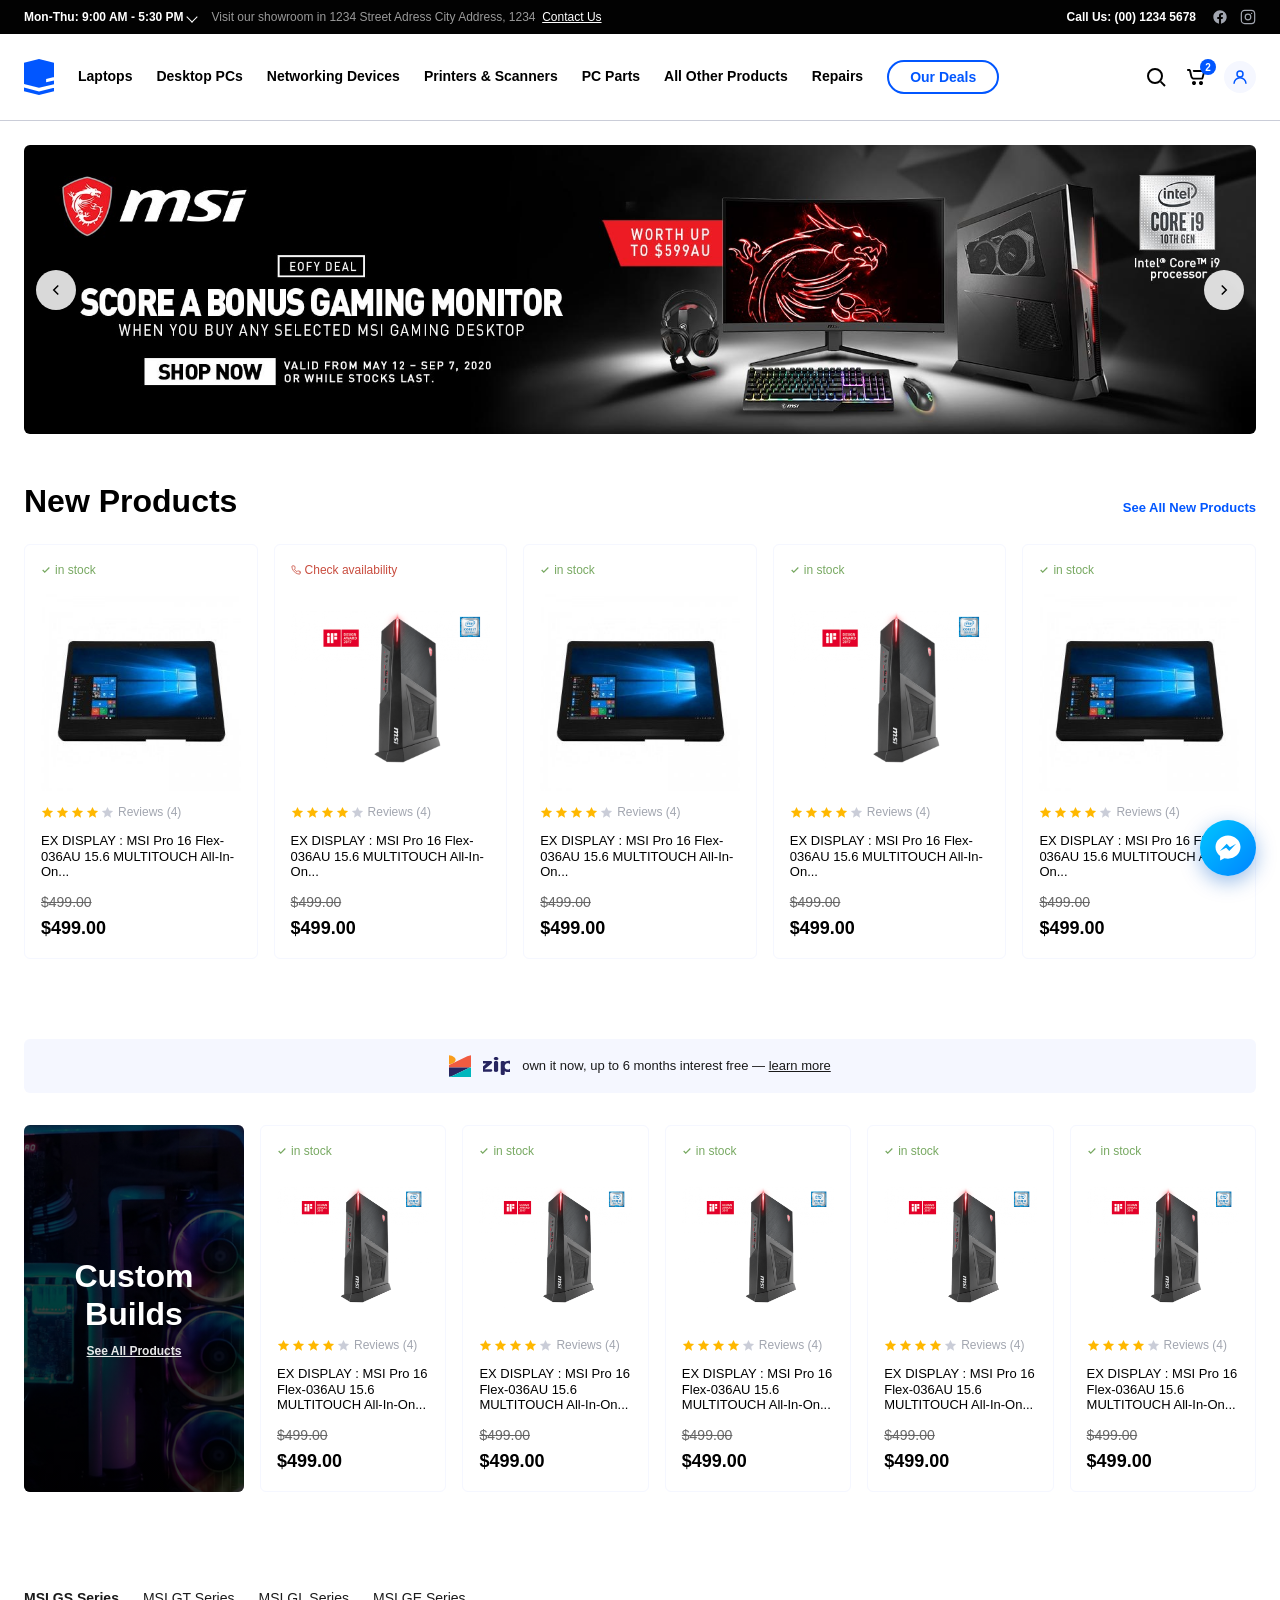
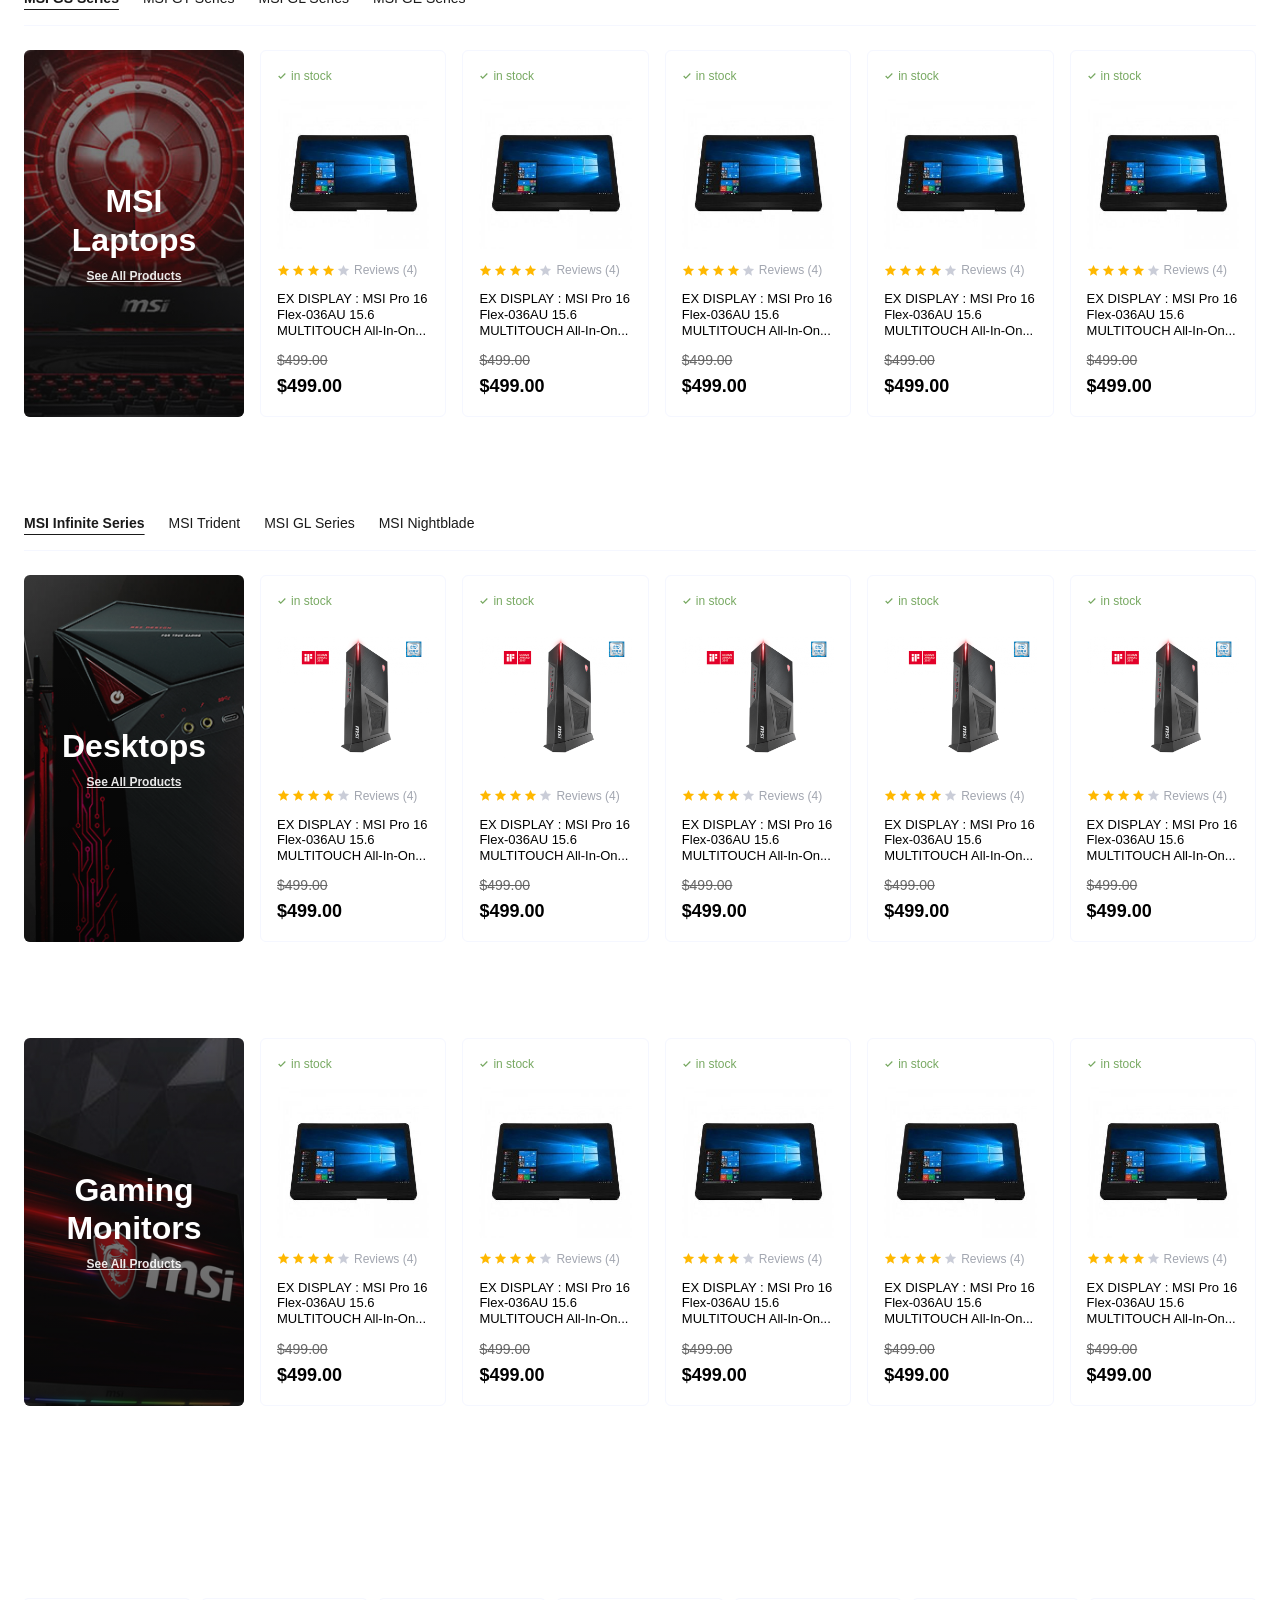
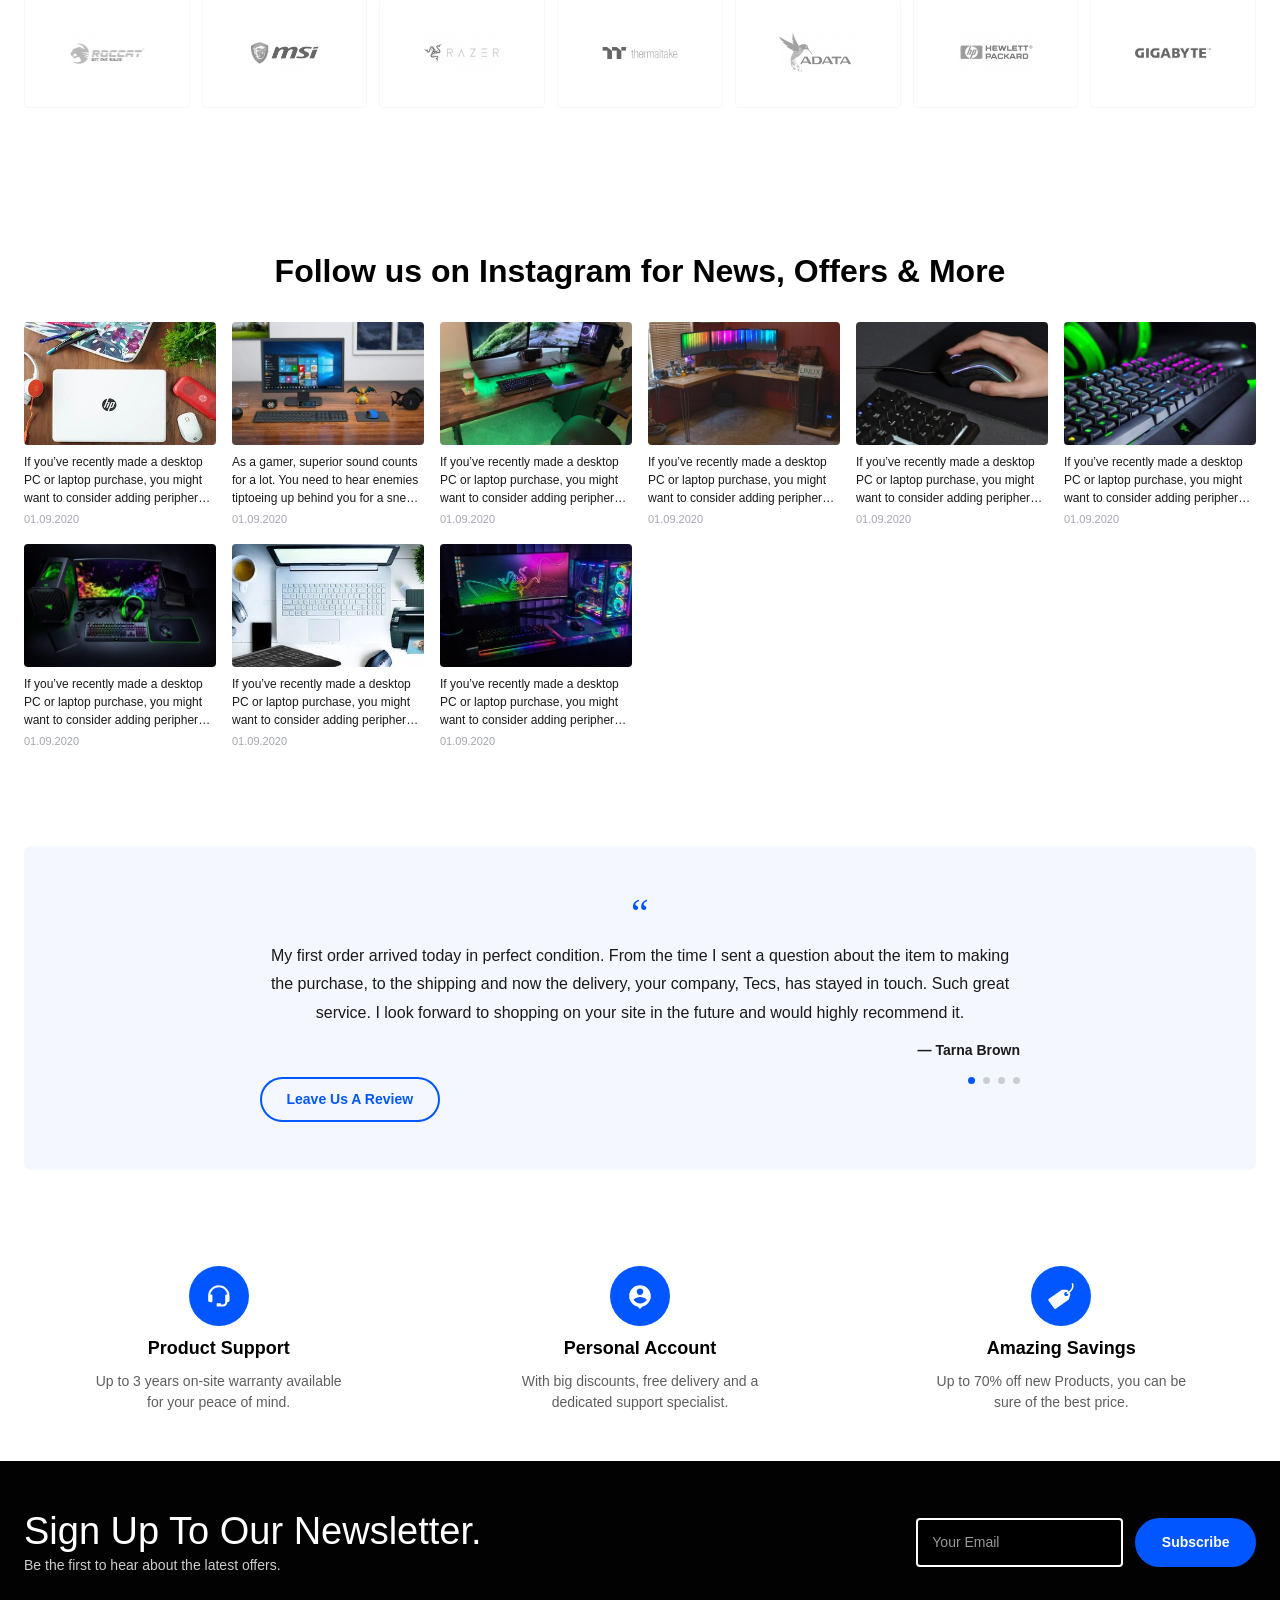
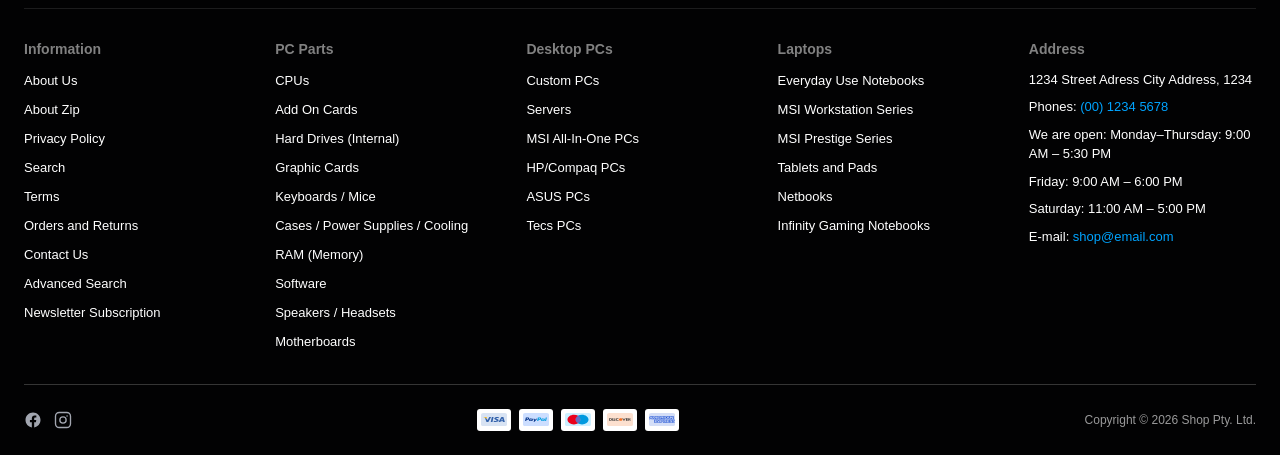
<file: index.html>
﻿<!DOCTYPE html>
<html lang="en">
<head>
<meta charset="UTF-8">
<meta name="viewport" content="width=device-width, initial-scale=1.0">
<meta name="description" content="Shop the latest laptops, desktop PCs and PC parts at Shop Pty Ltd, your trusted tech store.">
<title>Shop Pty Ltd. Tech Store | Laptops, Desktops &amp; PC Parts</title>
<link rel="stylesheet" href="css/reset.css">
<link rel="stylesheet" href="css/variables.css">
<link rel="stylesheet" href="css/base.css">
<link rel="stylesheet" href="css/header.css">
<link rel="stylesheet" href="css/footer.css">
<link rel="stylesheet" href="css/components.css">
<link rel="stylesheet" href="css/home.css">
</head>
<body>

<header class="site-header">
  <div class="topbar">
    <div class="container container--wide topbar__inner">
      <details class="topbar__hours">
        <summary>Mon-Thu: 9:00 AM - 5:30 PM</summary>
        <div class="topbar__hours-panel">
          <p><strong>Monday&ndash;Thursday:</strong> 9:00 AM &ndash; 5:30 PM</p>
          <p><strong>Friday:</strong> 9:00 AM &ndash; 6:00 PM</p>
          <p><strong>Saturday:</strong> 11:00 AM &ndash; 5:00 PM</p>
        </div>
      </details>
      <p class="topbar__visit">Visit our showroom in 1234 Street Adress City Address, 1234&nbsp; <a href="contact.html">Contact Us</a></p>
      <div class="topbar__right">
        <a class="topbar__call" href="tel:+0012345678">Call Us: (00) 1234 5678</a>
        <div class="topbar__social">
          <a href="#" aria-label="Facebook"><svg viewBox="0 0 24 24"><path d="M22 12.06C22 6.5 17.52 2 12 2S2 6.5 2 12.06c0 5 3.66 9.16 8.44 9.94v-7.03H7.9v-2.91h2.54V9.85c0-2.51 1.49-3.9 3.78-3.9 1.1 0 2.24.2 2.24.2v2.46h-1.26c-1.24 0-1.63.77-1.63 1.56v1.87h2.78l-.44 2.91h-2.34V22c4.78-.78 8.44-4.94 8.44-9.94z"/></svg></a>
          <a href="#" aria-label="Instagram"><svg viewBox="0 0 24 24" fill="none" stroke="currentColor" stroke-width="1.8"><rect x="2" y="2" width="20" height="20" rx="5"/><circle cx="12" cy="12" r="4.2"/><circle cx="17.4" cy="6.6" r="1" fill="currentColor" stroke="none"/></svg></a>
        </div>
      </div>
    </div>
  </div>

  <div class="mainbar">
    <div class="container container--wide mainbar__inner">
      <a href="index.html" class="logo" aria-label="Shop home">
        <img src="assets/img/logo-mark.svg" alt="Shop" width="46" height="69">
      </a>

      <input type="checkbox" id="nav-toggle" class="nav-toggle">
      <label for="nav-toggle" class="hamburger" aria-label="Toggle menu">
        <span class="hamburger__line"></span><span class="hamburger__line"></span><span class="hamburger__line"></span>
      </label>
      <label for="nav-toggle" class="nav-overlay"></label>

      <nav class="mainnav" aria-label="Primary">
        <ul class="mainnav__list">
          <li><a href="catalog.html">Laptops</a></li>
          <li><a href="catalog.html">Desktop PCs</a></li>
          <li><a href="catalog.html">Networking Devices</a></li>
          <li><a href="catalog.html">Printers &amp; Scanners</a></li>
          <li><a href="catalog.html">PC Parts</a></li>
          <li><a href="catalog.html">All Other Products</a></li>
          <li><a href="catalog.html">Repairs</a></li>
        </ul>
        <div class="mainnav__deals"><a href="catalog.html" class="btn btn--outline">Our Deals</a></div>
      </nav>

      <div class="mainbar__actions">
        <a class="icon-btn" href="catalog.html" aria-label="Search products">
          <svg viewBox="0 0 24 24" fill="none" stroke="currentColor" stroke-width="2"><circle cx="11" cy="11" r="7"/><line x1="21" y1="21" x2="16.65" y2="16.65"/></svg>
        </a>
        <a class="icon-btn" href="#" aria-label="Cart, 2 items">
          <svg viewBox="0 0 25 25" fill="currentColor"><path d="M10.4166 20.8333C9.8641 20.8333 9.3342 20.6138 8.94349 20.2231C8.55279 19.8324 8.3333 19.3025 8.3333 18.75C8.3333 18.1975 8.55279 17.6676 8.94349 17.2769C9.3342 16.8862 9.8641 16.6667 10.4166 16.6667C10.9692 16.6667 11.4991 16.8862 11.8898 17.2769C12.2805 17.6676 12.5 18.1975 12.5 18.75C12.5 19.3025 12.2805 19.8324 11.8898 20.2231C11.4991 20.6138 10.9692 20.8333 10.4166 20.8333ZM17.7083 20.8333C17.1558 20.8333 16.6259 20.6138 16.2352 20.2231C15.8445 19.8324 15.625 19.3025 15.625 18.75C15.625 18.1975 15.8445 17.6676 16.2352 17.2769C16.6259 16.8862 17.1558 16.6667 17.7083 16.6667C18.2608 16.6667 18.7907 16.8862 19.1814 17.2769C19.5721 17.6676 19.7916 18.1975 19.7916 18.75C19.7916 19.3025 19.5721 19.8324 19.1814 20.2231C18.7907 20.6138 18.2608 20.8333 17.7083 20.8333ZM4.12705 6.16979C3.86701 6.1614 3.62043 6.05221 3.43944 5.86529C3.25846 5.67838 3.15727 5.4284 3.15727 5.16823C3.15727 4.90805 3.25846 4.65808 3.43944 4.47116C3.62043 4.28425 3.86701 4.17505 4.12705 4.16667H5.32601C6.26559 4.16667 7.07809 4.81875 7.28226 5.73542L8.58747 11.6125C8.79163 12.5292 9.60413 13.1812 10.5437 13.1812H18.3687L19.8708 7.17083H10.1364C9.87883 7.15908 9.63568 7.04848 9.45755 6.86203C9.27942 6.67559 9.18002 6.42765 9.18002 6.16979C9.18002 5.91193 9.27942 5.66399 9.45755 5.47755C9.63568 5.29111 9.87883 5.1805 10.1364 5.16875H19.8708C20.1753 5.16866 20.4758 5.238 20.7495 5.37149C21.0232 5.50499 21.2629 5.69913 21.4503 5.93915C21.6377 6.17917 21.7679 6.45876 21.831 6.75666C21.8941 7.05456 21.8885 7.36293 21.8145 7.65833L20.3125 13.6667C20.2042 14.1002 19.954 14.4851 19.6018 14.7601C19.2496 15.0351 18.8156 15.1844 18.3687 15.1844H10.5437C9.63204 15.1845 8.7476 14.8737 8.03644 14.3032C7.32528 13.7328 6.82995 12.9369 6.63226 12.0469L5.32601 6.16979H4.12705Z"/></svg>
          <span class="cart-count">2</span>
        </a>
        <a class="account-avatar" href="#" aria-label="My account">
          <svg viewBox="0 0 24 24" fill="none" stroke="currentColor" stroke-width="2"><circle cx="12" cy="8" r="4"/><path d="M4 21c0-4.4 3.6-8 8-8s8 3.6 8 8"/></svg>
        </a>
      </div>
    </div>
  </div>
</header>

<main>

  <section class="hero container container--wide">
    <div class="hero__frame">
      <img src="assets/img/hero-home.png" alt="MSI gaming desktop promotion вЂ” score a bonus gaming monitor when you buy any selected MSI gaming desktop">
      <button class="hero__arrow hero__arrow--prev" type="button" aria-label="Previous slide"><svg viewBox="0 0 24 24" fill="none" stroke="currentColor" stroke-width="2"><polyline points="15 18 9 12 15 6"/></svg></button>
      <button class="hero__arrow hero__arrow--next" type="button" aria-label="Next slide"><svg viewBox="0 0 24 24" fill="none" stroke="currentColor" stroke-width="2"><polyline points="9 18 15 12 9 6"/></svg></button>
    </div>
  </section>

  <section class="container section" aria-labelledby="new-products-heading">
    <div class="section-header">
      <h2 id="new-products-heading">New Products</h2>
      <a href="catalog.html">See All New Products</a>
    </div>

    <div class="product-grid product-grid--5">

      <a href="product.html" class="product-card">
        <span class="badge product-card__stock"><svg viewBox="0 0 24 24" fill="none" stroke="#78A962" stroke-width="3"><polyline points="20 6 9 17 4 12"/></svg> in stock</span>
        <div class="product-card__media"><img src="assets/img/product-placeholder-1.png" alt="EX DISPLAY : MSI Pro 16 Flex-036AU 15.6 MULTITOUCH All-In-On..."></div>
        <div class="rating">
          <span class="rating__stars">
            <svg viewBox="0 0 20 20" fill="#FFB800"><path d="M10 1.5l2.6 5.6 6.1.6-4.6 4.2 1.3 6-5.4-3.1-5.4 3.1 1.3-6L1.3 7.7l6.1-.6z"/></svg>
            <svg viewBox="0 0 20 20" fill="#FFB800"><path d="M10 1.5l2.6 5.6 6.1.6-4.6 4.2 1.3 6-5.4-3.1-5.4 3.1 1.3-6L1.3 7.7l6.1-.6z"/></svg>
            <svg viewBox="0 0 20 20" fill="#FFB800"><path d="M10 1.5l2.6 5.6 6.1.6-4.6 4.2 1.3 6-5.4-3.1-5.4 3.1 1.3-6L1.3 7.7l6.1-.6z"/></svg>
            <svg viewBox="0 0 20 20" fill="#FFB800"><path d="M10 1.5l2.6 5.6 6.1.6-4.6 4.2 1.3 6-5.4-3.1-5.4 3.1 1.3-6L1.3 7.7l6.1-.6z"/></svg>
            <svg viewBox="0 0 20 20" fill="#CACDD8"><path d="M10 1.5l2.6 5.6 6.1.6-4.6 4.2 1.3 6-5.4-3.1-5.4 3.1 1.3-6L1.3 7.7l6.1-.6z"/></svg>
          </span>
          <span class="rating__count">Reviews (4)</span>
        </div>
        <h3 class="product-card__title">EX DISPLAY : MSI Pro 16 Flex-036AU 15.6 MULTITOUCH All-In-On...</h3>
        <p class="product-card__price"><del>$499.00</del><ins>$499.00</ins></p>
      </a>

      <a href="product.html" class="product-card">
        <span class="badge badge--danger product-card__stock"><svg viewBox="0 0 24 24" fill="none" stroke="#C94D3F" stroke-width="2" stroke-linecap="round" stroke-linejoin="round"><path d="M22 16.92v3a2 2 0 0 1-2.18 2 19.79 19.79 0 0 1-8.63-3.07 19.5 19.5 0 0 1-6-6 19.79 19.79 0 0 1-3.07-8.67A2 2 0 0 1 4.11 2h3a2 2 0 0 1 2 1.72c.127.96.361 1.903.7 2.81a2 2 0 0 1-.45 2.11L8.09 9.91a16 16 0 0 0 6 6l1.27-1.27a2 2 0 0 1 2.11-.45c.907.339 1.85.573 2.81.7A2 2 0 0 1 22 16.92z"/></svg> Check availability</span>
        <div class="product-card__media"><img src="assets/img/product-gallery-1.png" alt="EX DISPLAY : MSI Pro 16 Flex-036AU 15.6 MULTITOUCH All-In-On..."></div>
        <div class="rating">
          <span class="rating__stars">
            <svg viewBox="0 0 20 20" fill="#FFB800"><path d="M10 1.5l2.6 5.6 6.1.6-4.6 4.2 1.3 6-5.4-3.1-5.4 3.1 1.3-6L1.3 7.7l6.1-.6z"/></svg>
            <svg viewBox="0 0 20 20" fill="#FFB800"><path d="M10 1.5l2.6 5.6 6.1.6-4.6 4.2 1.3 6-5.4-3.1-5.4 3.1 1.3-6L1.3 7.7l6.1-.6z"/></svg>
            <svg viewBox="0 0 20 20" fill="#FFB800"><path d="M10 1.5l2.6 5.6 6.1.6-4.6 4.2 1.3 6-5.4-3.1-5.4 3.1 1.3-6L1.3 7.7l6.1-.6z"/></svg>
            <svg viewBox="0 0 20 20" fill="#FFB800"><path d="M10 1.5l2.6 5.6 6.1.6-4.6 4.2 1.3 6-5.4-3.1-5.4 3.1 1.3-6L1.3 7.7l6.1-.6z"/></svg>
            <svg viewBox="0 0 20 20" fill="#CACDD8"><path d="M10 1.5l2.6 5.6 6.1.6-4.6 4.2 1.3 6-5.4-3.1-5.4 3.1 1.3-6L1.3 7.7l6.1-.6z"/></svg>
          </span>
          <span class="rating__count">Reviews (4)</span>
        </div>
        <h3 class="product-card__title">EX DISPLAY : MSI Pro 16 Flex-036AU 15.6 MULTITOUCH All-In-On...</h3>
        <p class="product-card__price"><del>$499.00</del><ins>$499.00</ins></p>
      </a>

      <a href="product.html" class="product-card">
        <span class="badge product-card__stock"><svg viewBox="0 0 24 24" fill="none" stroke="#78A962" stroke-width="3"><polyline points="20 6 9 17 4 12"/></svg> in stock</span>
        <div class="product-card__media"><img src="assets/img/product-placeholder-1.png" alt="EX DISPLAY : MSI Pro 16 Flex-036AU 15.6 MULTITOUCH All-In-On..."></div>
        <div class="rating">
          <span class="rating__stars">
            <svg viewBox="0 0 20 20" fill="#FFB800"><path d="M10 1.5l2.6 5.6 6.1.6-4.6 4.2 1.3 6-5.4-3.1-5.4 3.1 1.3-6L1.3 7.7l6.1-.6z"/></svg>
            <svg viewBox="0 0 20 20" fill="#FFB800"><path d="M10 1.5l2.6 5.6 6.1.6-4.6 4.2 1.3 6-5.4-3.1-5.4 3.1 1.3-6L1.3 7.7l6.1-.6z"/></svg>
            <svg viewBox="0 0 20 20" fill="#FFB800"><path d="M10 1.5l2.6 5.6 6.1.6-4.6 4.2 1.3 6-5.4-3.1-5.4 3.1 1.3-6L1.3 7.7l6.1-.6z"/></svg>
            <svg viewBox="0 0 20 20" fill="#FFB800"><path d="M10 1.5l2.6 5.6 6.1.6-4.6 4.2 1.3 6-5.4-3.1-5.4 3.1 1.3-6L1.3 7.7l6.1-.6z"/></svg>
            <svg viewBox="0 0 20 20" fill="#CACDD8"><path d="M10 1.5l2.6 5.6 6.1.6-4.6 4.2 1.3 6-5.4-3.1-5.4 3.1 1.3-6L1.3 7.7l6.1-.6z"/></svg>
          </span>
          <span class="rating__count">Reviews (4)</span>
        </div>
        <h3 class="product-card__title">EX DISPLAY : MSI Pro 16 Flex-036AU 15.6 MULTITOUCH All-In-On...</h3>
        <p class="product-card__price"><del>$499.00</del><ins>$499.00</ins></p>
      </a>

      <a href="product.html" class="product-card">
        <span class="badge product-card__stock"><svg viewBox="0 0 24 24" fill="none" stroke="#78A962" stroke-width="3"><polyline points="20 6 9 17 4 12"/></svg> in stock</span>
        <div class="product-card__media"><img src="assets/img/product-gallery-1.png" alt="EX DISPLAY : MSI Pro 16 Flex-036AU 15.6 MULTITOUCH All-In-On..."></div>
        <div class="rating">
          <span class="rating__stars">
            <svg viewBox="0 0 20 20" fill="#FFB800"><path d="M10 1.5l2.6 5.6 6.1.6-4.6 4.2 1.3 6-5.4-3.1-5.4 3.1 1.3-6L1.3 7.7l6.1-.6z"/></svg>
            <svg viewBox="0 0 20 20" fill="#FFB800"><path d="M10 1.5l2.6 5.6 6.1.6-4.6 4.2 1.3 6-5.4-3.1-5.4 3.1 1.3-6L1.3 7.7l6.1-.6z"/></svg>
            <svg viewBox="0 0 20 20" fill="#FFB800"><path d="M10 1.5l2.6 5.6 6.1.6-4.6 4.2 1.3 6-5.4-3.1-5.4 3.1 1.3-6L1.3 7.7l6.1-.6z"/></svg>
            <svg viewBox="0 0 20 20" fill="#FFB800"><path d="M10 1.5l2.6 5.6 6.1.6-4.6 4.2 1.3 6-5.4-3.1-5.4 3.1 1.3-6L1.3 7.7l6.1-.6z"/></svg>
            <svg viewBox="0 0 20 20" fill="#CACDD8"><path d="M10 1.5l2.6 5.6 6.1.6-4.6 4.2 1.3 6-5.4-3.1-5.4 3.1 1.3-6L1.3 7.7l6.1-.6z"/></svg>
          </span>
          <span class="rating__count">Reviews (4)</span>
        </div>
        <h3 class="product-card__title">EX DISPLAY : MSI Pro 16 Flex-036AU 15.6 MULTITOUCH All-In-On...</h3>
        <p class="product-card__price"><del>$499.00</del><ins>$499.00</ins></p>
      </a>

      <a href="product.html" class="product-card">
        <span class="badge product-card__stock"><svg viewBox="0 0 24 24" fill="none" stroke="#78A962" stroke-width="3"><polyline points="20 6 9 17 4 12"/></svg> in stock</span>
        <div class="product-card__media"><img src="assets/img/product-placeholder-1.png" alt="EX DISPLAY : MSI Pro 16 Flex-036AU 15.6 MULTITOUCH All-In-On..."></div>
        <div class="rating">
          <span class="rating__stars">
            <svg viewBox="0 0 20 20" fill="#FFB800"><path d="M10 1.5l2.6 5.6 6.1.6-4.6 4.2 1.3 6-5.4-3.1-5.4 3.1 1.3-6L1.3 7.7l6.1-.6z"/></svg>
            <svg viewBox="0 0 20 20" fill="#FFB800"><path d="M10 1.5l2.6 5.6 6.1.6-4.6 4.2 1.3 6-5.4-3.1-5.4 3.1 1.3-6L1.3 7.7l6.1-.6z"/></svg>
            <svg viewBox="0 0 20 20" fill="#FFB800"><path d="M10 1.5l2.6 5.6 6.1.6-4.6 4.2 1.3 6-5.4-3.1-5.4 3.1 1.3-6L1.3 7.7l6.1-.6z"/></svg>
            <svg viewBox="0 0 20 20" fill="#FFB800"><path d="M10 1.5l2.6 5.6 6.1.6-4.6 4.2 1.3 6-5.4-3.1-5.4 3.1 1.3-6L1.3 7.7l6.1-.6z"/></svg>
            <svg viewBox="0 0 20 20" fill="#CACDD8"><path d="M10 1.5l2.6 5.6 6.1.6-4.6 4.2 1.3 6-5.4-3.1-5.4 3.1 1.3-6L1.3 7.7l6.1-.6z"/></svg>
          </span>
          <span class="rating__count">Reviews (4)</span>
        </div>
        <h3 class="product-card__title">EX DISPLAY : MSI Pro 16 Flex-036AU 15.6 MULTITOUCH All-In-On...</h3>
        <p class="product-card__price"><del>$499.00</del><ins>$499.00</ins></p>
      </a>

    </div>
  </section>

  <div class="container container--wide">
    <div class="promo-banner">
      <img src="assets/img/zip-icon.svg" alt="" width="22" height="22">
      <img src="assets/img/zip-text.svg" alt="zip" height="18">
      <p>own it now, up to 6 months interest free &mdash; <a href="#">learn more</a></p>
    </div>
  </div>

  <section class="container section category-section" aria-labelledby="custom-builds-heading" style="padding-top:0;">
    <h2 id="custom-builds-heading" class="visually-hidden">Custom Builds</h2>
    <div class="category-row">
      <div class="category-banner category-banner--builds">
        <div class="category-banner__content">
          <h3>Custom Builds</h3>
          <a href="catalog.html">See All Products</a>
        </div>
      </div>
      <div class="category-row__body">
        <div class="product-grid product-grid--5">
          <a href="product.html" class="product-card">
            <span class="badge product-card__stock"><svg viewBox="0 0 24 24" fill="none" stroke="#78A962" stroke-width="3"><polyline points="20 6 9 17 4 12"/></svg> in stock</span>
            <div class="product-card__media"><img src="assets/img/product-gallery-1.png" alt="EX DISPLAY : MSI Pro 16 Flex-036AU 15.6 MULTITOUCH All-In-On..."></div>
            <div class="rating"><span class="rating__stars">
            <svg viewBox="0 0 20 20" fill="#FFB800"><path d="M10 1.5l2.6 5.6 6.1.6-4.6 4.2 1.3 6-5.4-3.1-5.4 3.1 1.3-6L1.3 7.7l6.1-.6z"/></svg>
            <svg viewBox="0 0 20 20" fill="#FFB800"><path d="M10 1.5l2.6 5.6 6.1.6-4.6 4.2 1.3 6-5.4-3.1-5.4 3.1 1.3-6L1.3 7.7l6.1-.6z"/></svg>
            <svg viewBox="0 0 20 20" fill="#FFB800"><path d="M10 1.5l2.6 5.6 6.1.6-4.6 4.2 1.3 6-5.4-3.1-5.4 3.1 1.3-6L1.3 7.7l6.1-.6z"/></svg>
            <svg viewBox="0 0 20 20" fill="#FFB800"><path d="M10 1.5l2.6 5.6 6.1.6-4.6 4.2 1.3 6-5.4-3.1-5.4 3.1 1.3-6L1.3 7.7l6.1-.6z"/></svg>
            <svg viewBox="0 0 20 20" fill="#CACDD8"><path d="M10 1.5l2.6 5.6 6.1.6-4.6 4.2 1.3 6-5.4-3.1-5.4 3.1 1.3-6L1.3 7.7l6.1-.6z"/></svg>
          </span><span class="rating__count">Reviews (4)</span></div>
            <h3 class="product-card__title">EX DISPLAY : MSI Pro 16 Flex-036AU 15.6 MULTITOUCH All-In-On...</h3>
            <p class="product-card__price"><del>$499.00</del><ins>$499.00</ins></p>
          </a>
          <a href="product.html" class="product-card">
            <span class="badge product-card__stock"><svg viewBox="0 0 24 24" fill="none" stroke="#78A962" stroke-width="3"><polyline points="20 6 9 17 4 12"/></svg> in stock</span>
            <div class="product-card__media"><img src="assets/img/product-gallery-1.png" alt="EX DISPLAY : MSI Pro 16 Flex-036AU 15.6 MULTITOUCH All-In-On..."></div>
            <div class="rating"><span class="rating__stars">
            <svg viewBox="0 0 20 20" fill="#FFB800"><path d="M10 1.5l2.6 5.6 6.1.6-4.6 4.2 1.3 6-5.4-3.1-5.4 3.1 1.3-6L1.3 7.7l6.1-.6z"/></svg>
            <svg viewBox="0 0 20 20" fill="#FFB800"><path d="M10 1.5l2.6 5.6 6.1.6-4.6 4.2 1.3 6-5.4-3.1-5.4 3.1 1.3-6L1.3 7.7l6.1-.6z"/></svg>
            <svg viewBox="0 0 20 20" fill="#FFB800"><path d="M10 1.5l2.6 5.6 6.1.6-4.6 4.2 1.3 6-5.4-3.1-5.4 3.1 1.3-6L1.3 7.7l6.1-.6z"/></svg>
            <svg viewBox="0 0 20 20" fill="#FFB800"><path d="M10 1.5l2.6 5.6 6.1.6-4.6 4.2 1.3 6-5.4-3.1-5.4 3.1 1.3-6L1.3 7.7l6.1-.6z"/></svg>
            <svg viewBox="0 0 20 20" fill="#CACDD8"><path d="M10 1.5l2.6 5.6 6.1.6-4.6 4.2 1.3 6-5.4-3.1-5.4 3.1 1.3-6L1.3 7.7l6.1-.6z"/></svg>
          </span><span class="rating__count">Reviews (4)</span></div>
            <h3 class="product-card__title">EX DISPLAY : MSI Pro 16 Flex-036AU 15.6 MULTITOUCH All-In-On...</h3>
            <p class="product-card__price"><del>$499.00</del><ins>$499.00</ins></p>
          </a>
          <a href="product.html" class="product-card">
            <span class="badge product-card__stock"><svg viewBox="0 0 24 24" fill="none" stroke="#78A962" stroke-width="3"><polyline points="20 6 9 17 4 12"/></svg> in stock</span>
            <div class="product-card__media"><img src="assets/img/product-gallery-1.png" alt="EX DISPLAY : MSI Pro 16 Flex-036AU 15.6 MULTITOUCH All-In-On..."></div>
            <div class="rating"><span class="rating__stars">
            <svg viewBox="0 0 20 20" fill="#FFB800"><path d="M10 1.5l2.6 5.6 6.1.6-4.6 4.2 1.3 6-5.4-3.1-5.4 3.1 1.3-6L1.3 7.7l6.1-.6z"/></svg>
            <svg viewBox="0 0 20 20" fill="#FFB800"><path d="M10 1.5l2.6 5.6 6.1.6-4.6 4.2 1.3 6-5.4-3.1-5.4 3.1 1.3-6L1.3 7.7l6.1-.6z"/></svg>
            <svg viewBox="0 0 20 20" fill="#FFB800"><path d="M10 1.5l2.6 5.6 6.1.6-4.6 4.2 1.3 6-5.4-3.1-5.4 3.1 1.3-6L1.3 7.7l6.1-.6z"/></svg>
            <svg viewBox="0 0 20 20" fill="#FFB800"><path d="M10 1.5l2.6 5.6 6.1.6-4.6 4.2 1.3 6-5.4-3.1-5.4 3.1 1.3-6L1.3 7.7l6.1-.6z"/></svg>
            <svg viewBox="0 0 20 20" fill="#CACDD8"><path d="M10 1.5l2.6 5.6 6.1.6-4.6 4.2 1.3 6-5.4-3.1-5.4 3.1 1.3-6L1.3 7.7l6.1-.6z"/></svg>
          </span><span class="rating__count">Reviews (4)</span></div>
            <h3 class="product-card__title">EX DISPLAY : MSI Pro 16 Flex-036AU 15.6 MULTITOUCH All-In-On...</h3>
            <p class="product-card__price"><del>$499.00</del><ins>$499.00</ins></p>
          </a>
          <a href="product.html" class="product-card">
            <span class="badge product-card__stock"><svg viewBox="0 0 24 24" fill="none" stroke="#78A962" stroke-width="3"><polyline points="20 6 9 17 4 12"/></svg> in stock</span>
            <div class="product-card__media"><img src="assets/img/product-gallery-1.png" alt="EX DISPLAY : MSI Pro 16 Flex-036AU 15.6 MULTITOUCH All-In-On..."></div>
            <div class="rating"><span class="rating__stars">
            <svg viewBox="0 0 20 20" fill="#FFB800"><path d="M10 1.5l2.6 5.6 6.1.6-4.6 4.2 1.3 6-5.4-3.1-5.4 3.1 1.3-6L1.3 7.7l6.1-.6z"/></svg>
            <svg viewBox="0 0 20 20" fill="#FFB800"><path d="M10 1.5l2.6 5.6 6.1.6-4.6 4.2 1.3 6-5.4-3.1-5.4 3.1 1.3-6L1.3 7.7l6.1-.6z"/></svg>
            <svg viewBox="0 0 20 20" fill="#FFB800"><path d="M10 1.5l2.6 5.6 6.1.6-4.6 4.2 1.3 6-5.4-3.1-5.4 3.1 1.3-6L1.3 7.7l6.1-.6z"/></svg>
            <svg viewBox="0 0 20 20" fill="#FFB800"><path d="M10 1.5l2.6 5.6 6.1.6-4.6 4.2 1.3 6-5.4-3.1-5.4 3.1 1.3-6L1.3 7.7l6.1-.6z"/></svg>
            <svg viewBox="0 0 20 20" fill="#CACDD8"><path d="M10 1.5l2.6 5.6 6.1.6-4.6 4.2 1.3 6-5.4-3.1-5.4 3.1 1.3-6L1.3 7.7l6.1-.6z"/></svg>
          </span><span class="rating__count">Reviews (4)</span></div>
            <h3 class="product-card__title">EX DISPLAY : MSI Pro 16 Flex-036AU 15.6 MULTITOUCH All-In-On...</h3>
            <p class="product-card__price"><del>$499.00</del><ins>$499.00</ins></p>
          </a>
          <a href="product.html" class="product-card">
            <span class="badge product-card__stock"><svg viewBox="0 0 24 24" fill="none" stroke="#78A962" stroke-width="3"><polyline points="20 6 9 17 4 12"/></svg> in stock</span>
            <div class="product-card__media"><img src="assets/img/product-gallery-1.png" alt="EX DISPLAY : MSI Pro 16 Flex-036AU 15.6 MULTITOUCH All-In-On..."></div>
            <div class="rating"><span class="rating__stars">
            <svg viewBox="0 0 20 20" fill="#FFB800"><path d="M10 1.5l2.6 5.6 6.1.6-4.6 4.2 1.3 6-5.4-3.1-5.4 3.1 1.3-6L1.3 7.7l6.1-.6z"/></svg>
            <svg viewBox="0 0 20 20" fill="#FFB800"><path d="M10 1.5l2.6 5.6 6.1.6-4.6 4.2 1.3 6-5.4-3.1-5.4 3.1 1.3-6L1.3 7.7l6.1-.6z"/></svg>
            <svg viewBox="0 0 20 20" fill="#FFB800"><path d="M10 1.5l2.6 5.6 6.1.6-4.6 4.2 1.3 6-5.4-3.1-5.4 3.1 1.3-6L1.3 7.7l6.1-.6z"/></svg>
            <svg viewBox="0 0 20 20" fill="#FFB800"><path d="M10 1.5l2.6 5.6 6.1.6-4.6 4.2 1.3 6-5.4-3.1-5.4 3.1 1.3-6L1.3 7.7l6.1-.6z"/></svg>
            <svg viewBox="0 0 20 20" fill="#CACDD8"><path d="M10 1.5l2.6 5.6 6.1.6-4.6 4.2 1.3 6-5.4-3.1-5.4 3.1 1.3-6L1.3 7.7l6.1-.6z"/></svg>
          </span><span class="rating__count">Reviews (4)</span></div>
            <h3 class="product-card__title">EX DISPLAY : MSI Pro 16 Flex-036AU 15.6 MULTITOUCH All-In-On...</h3>
            <p class="product-card__price"><del>$499.00</del><ins>$499.00</ins></p>
          </a>
        </div>
      </div>
    </div>
  </section>

  <section class="container section category-section" aria-labelledby="msi-laptops-heading" style="padding-top:0;">
    <h2 id="msi-laptops-heading" class="visually-hidden">MSI Laptops</h2>
    <nav class="category-pills" aria-label="MSI laptop series">
      <a href="catalog.html">MSI GS Series</a>
      <a href="catalog.html">MSI GT Series</a>
      <a href="catalog.html">MSI GL Series</a>
      <a href="catalog.html">MSI GE Series</a>
    </nav>
    <div class="category-row">
      <div class="category-banner category-banner--laptops">
        <div class="category-banner__content">
          <h3>MSI Laptops</h3>
          <a href="catalog.html">See All Products</a>
        </div>
      </div>
      <div class="category-row__body">
        <div class="product-grid product-grid--5">
          <a href="product.html" class="product-card">
            <span class="badge product-card__stock"><svg viewBox="0 0 24 24" fill="none" stroke="#78A962" stroke-width="3"><polyline points="20 6 9 17 4 12"/></svg> in stock</span>
            <div class="product-card__media"><img src="assets/img/product-placeholder-1.png" alt="EX DISPLAY : MSI Pro 16 Flex-036AU 15.6 MULTITOUCH All-In-On..."></div>
            <div class="rating"><span class="rating__stars">
            <svg viewBox="0 0 20 20" fill="#FFB800"><path d="M10 1.5l2.6 5.6 6.1.6-4.6 4.2 1.3 6-5.4-3.1-5.4 3.1 1.3-6L1.3 7.7l6.1-.6z"/></svg>
            <svg viewBox="0 0 20 20" fill="#FFB800"><path d="M10 1.5l2.6 5.6 6.1.6-4.6 4.2 1.3 6-5.4-3.1-5.4 3.1 1.3-6L1.3 7.7l6.1-.6z"/></svg>
            <svg viewBox="0 0 20 20" fill="#FFB800"><path d="M10 1.5l2.6 5.6 6.1.6-4.6 4.2 1.3 6-5.4-3.1-5.4 3.1 1.3-6L1.3 7.7l6.1-.6z"/></svg>
            <svg viewBox="0 0 20 20" fill="#FFB800"><path d="M10 1.5l2.6 5.6 6.1.6-4.6 4.2 1.3 6-5.4-3.1-5.4 3.1 1.3-6L1.3 7.7l6.1-.6z"/></svg>
            <svg viewBox="0 0 20 20" fill="#CACDD8"><path d="M10 1.5l2.6 5.6 6.1.6-4.6 4.2 1.3 6-5.4-3.1-5.4 3.1 1.3-6L1.3 7.7l6.1-.6z"/></svg>
          </span><span class="rating__count">Reviews (4)</span></div>
            <h3 class="product-card__title">EX DISPLAY : MSI Pro 16 Flex-036AU 15.6 MULTITOUCH All-In-On...</h3>
            <p class="product-card__price"><del>$499.00</del><ins>$499.00</ins></p>
          </a>
          <a href="product.html" class="product-card">
            <span class="badge product-card__stock"><svg viewBox="0 0 24 24" fill="none" stroke="#78A962" stroke-width="3"><polyline points="20 6 9 17 4 12"/></svg> in stock</span>
            <div class="product-card__media"><img src="assets/img/product-placeholder-1.png" alt="EX DISPLAY : MSI Pro 16 Flex-036AU 15.6 MULTITOUCH All-In-On..."></div>
            <div class="rating"><span class="rating__stars">
            <svg viewBox="0 0 20 20" fill="#FFB800"><path d="M10 1.5l2.6 5.6 6.1.6-4.6 4.2 1.3 6-5.4-3.1-5.4 3.1 1.3-6L1.3 7.7l6.1-.6z"/></svg>
            <svg viewBox="0 0 20 20" fill="#FFB800"><path d="M10 1.5l2.6 5.6 6.1.6-4.6 4.2 1.3 6-5.4-3.1-5.4 3.1 1.3-6L1.3 7.7l6.1-.6z"/></svg>
            <svg viewBox="0 0 20 20" fill="#FFB800"><path d="M10 1.5l2.6 5.6 6.1.6-4.6 4.2 1.3 6-5.4-3.1-5.4 3.1 1.3-6L1.3 7.7l6.1-.6z"/></svg>
            <svg viewBox="0 0 20 20" fill="#FFB800"><path d="M10 1.5l2.6 5.6 6.1.6-4.6 4.2 1.3 6-5.4-3.1-5.4 3.1 1.3-6L1.3 7.7l6.1-.6z"/></svg>
            <svg viewBox="0 0 20 20" fill="#CACDD8"><path d="M10 1.5l2.6 5.6 6.1.6-4.6 4.2 1.3 6-5.4-3.1-5.4 3.1 1.3-6L1.3 7.7l6.1-.6z"/></svg>
          </span><span class="rating__count">Reviews (4)</span></div>
            <h3 class="product-card__title">EX DISPLAY : MSI Pro 16 Flex-036AU 15.6 MULTITOUCH All-In-On...</h3>
            <p class="product-card__price"><del>$499.00</del><ins>$499.00</ins></p>
          </a>
          <a href="product.html" class="product-card">
            <span class="badge product-card__stock"><svg viewBox="0 0 24 24" fill="none" stroke="#78A962" stroke-width="3"><polyline points="20 6 9 17 4 12"/></svg> in stock</span>
            <div class="product-card__media"><img src="assets/img/product-placeholder-1.png" alt="EX DISPLAY : MSI Pro 16 Flex-036AU 15.6 MULTITOUCH All-In-On..."></div>
            <div class="rating"><span class="rating__stars">
            <svg viewBox="0 0 20 20" fill="#FFB800"><path d="M10 1.5l2.6 5.6 6.1.6-4.6 4.2 1.3 6-5.4-3.1-5.4 3.1 1.3-6L1.3 7.7l6.1-.6z"/></svg>
            <svg viewBox="0 0 20 20" fill="#FFB800"><path d="M10 1.5l2.6 5.6 6.1.6-4.6 4.2 1.3 6-5.4-3.1-5.4 3.1 1.3-6L1.3 7.7l6.1-.6z"/></svg>
            <svg viewBox="0 0 20 20" fill="#FFB800"><path d="M10 1.5l2.6 5.6 6.1.6-4.6 4.2 1.3 6-5.4-3.1-5.4 3.1 1.3-6L1.3 7.7l6.1-.6z"/></svg>
            <svg viewBox="0 0 20 20" fill="#FFB800"><path d="M10 1.5l2.6 5.6 6.1.6-4.6 4.2 1.3 6-5.4-3.1-5.4 3.1 1.3-6L1.3 7.7l6.1-.6z"/></svg>
            <svg viewBox="0 0 20 20" fill="#CACDD8"><path d="M10 1.5l2.6 5.6 6.1.6-4.6 4.2 1.3 6-5.4-3.1-5.4 3.1 1.3-6L1.3 7.7l6.1-.6z"/></svg>
          </span><span class="rating__count">Reviews (4)</span></div>
            <h3 class="product-card__title">EX DISPLAY : MSI Pro 16 Flex-036AU 15.6 MULTITOUCH All-In-On...</h3>
            <p class="product-card__price"><del>$499.00</del><ins>$499.00</ins></p>
          </a>
          <a href="product.html" class="product-card">
            <span class="badge product-card__stock"><svg viewBox="0 0 24 24" fill="none" stroke="#78A962" stroke-width="3"><polyline points="20 6 9 17 4 12"/></svg> in stock</span>
            <div class="product-card__media"><img src="assets/img/product-placeholder-1.png" alt="EX DISPLAY : MSI Pro 16 Flex-036AU 15.6 MULTITOUCH All-In-On..."></div>
            <div class="rating"><span class="rating__stars">
            <svg viewBox="0 0 20 20" fill="#FFB800"><path d="M10 1.5l2.6 5.6 6.1.6-4.6 4.2 1.3 6-5.4-3.1-5.4 3.1 1.3-6L1.3 7.7l6.1-.6z"/></svg>
            <svg viewBox="0 0 20 20" fill="#FFB800"><path d="M10 1.5l2.6 5.6 6.1.6-4.6 4.2 1.3 6-5.4-3.1-5.4 3.1 1.3-6L1.3 7.7l6.1-.6z"/></svg>
            <svg viewBox="0 0 20 20" fill="#FFB800"><path d="M10 1.5l2.6 5.6 6.1.6-4.6 4.2 1.3 6-5.4-3.1-5.4 3.1 1.3-6L1.3 7.7l6.1-.6z"/></svg>
            <svg viewBox="0 0 20 20" fill="#FFB800"><path d="M10 1.5l2.6 5.6 6.1.6-4.6 4.2 1.3 6-5.4-3.1-5.4 3.1 1.3-6L1.3 7.7l6.1-.6z"/></svg>
            <svg viewBox="0 0 20 20" fill="#CACDD8"><path d="M10 1.5l2.6 5.6 6.1.6-4.6 4.2 1.3 6-5.4-3.1-5.4 3.1 1.3-6L1.3 7.7l6.1-.6z"/></svg>
          </span><span class="rating__count">Reviews (4)</span></div>
            <h3 class="product-card__title">EX DISPLAY : MSI Pro 16 Flex-036AU 15.6 MULTITOUCH All-In-On...</h3>
            <p class="product-card__price"><del>$499.00</del><ins>$499.00</ins></p>
          </a>
          <a href="product.html" class="product-card">
            <span class="badge product-card__stock"><svg viewBox="0 0 24 24" fill="none" stroke="#78A962" stroke-width="3"><polyline points="20 6 9 17 4 12"/></svg> in stock</span>
            <div class="product-card__media"><img src="assets/img/product-placeholder-1.png" alt="EX DISPLAY : MSI Pro 16 Flex-036AU 15.6 MULTITOUCH All-In-On..."></div>
            <div class="rating"><span class="rating__stars">
            <svg viewBox="0 0 20 20" fill="#FFB800"><path d="M10 1.5l2.6 5.6 6.1.6-4.6 4.2 1.3 6-5.4-3.1-5.4 3.1 1.3-6L1.3 7.7l6.1-.6z"/></svg>
            <svg viewBox="0 0 20 20" fill="#FFB800"><path d="M10 1.5l2.6 5.6 6.1.6-4.6 4.2 1.3 6-5.4-3.1-5.4 3.1 1.3-6L1.3 7.7l6.1-.6z"/></svg>
            <svg viewBox="0 0 20 20" fill="#FFB800"><path d="M10 1.5l2.6 5.6 6.1.6-4.6 4.2 1.3 6-5.4-3.1-5.4 3.1 1.3-6L1.3 7.7l6.1-.6z"/></svg>
            <svg viewBox="0 0 20 20" fill="#FFB800"><path d="M10 1.5l2.6 5.6 6.1.6-4.6 4.2 1.3 6-5.4-3.1-5.4 3.1 1.3-6L1.3 7.7l6.1-.6z"/></svg>
            <svg viewBox="0 0 20 20" fill="#CACDD8"><path d="M10 1.5l2.6 5.6 6.1.6-4.6 4.2 1.3 6-5.4-3.1-5.4 3.1 1.3-6L1.3 7.7l6.1-.6z"/></svg>
          </span><span class="rating__count">Reviews (4)</span></div>
            <h3 class="product-card__title">EX DISPLAY : MSI Pro 16 Flex-036AU 15.6 MULTITOUCH All-In-On...</h3>
            <p class="product-card__price"><del>$499.00</del><ins>$499.00</ins></p>
          </a>
        </div>
      </div>
    </div>
  </section>

  <section class="container section category-section" aria-labelledby="desktops-heading" style="padding-top:0;">
    <h2 id="desktops-heading" class="visually-hidden">Desktops</h2>
    <nav class="category-pills" aria-label="MSI Infinite series">
      <a href="catalog.html">MSI Infinite Series</a>
      <a href="catalog.html">MSI Trident</a>
      <a href="catalog.html">MSI GL Series</a>
      <a href="catalog.html">MSI Nightblade</a>
    </nav>
    <div class="category-row">
      <div class="category-banner category-banner--desktops">
        <div class="category-banner__content">
          <h3>Desktops</h3>
          <a href="catalog.html">See All Products</a>
        </div>
      </div>
      <div class="category-row__body">
        <div class="product-grid product-grid--5">
          <a href="product.html" class="product-card">
            <span class="badge product-card__stock"><svg viewBox="0 0 24 24" fill="none" stroke="#78A962" stroke-width="3"><polyline points="20 6 9 17 4 12"/></svg> in stock</span>
            <div class="product-card__media"><img src="assets/img/product-gallery-1.png" alt="EX DISPLAY : MSI Pro 16 Flex-036AU 15.6 MULTITOUCH All-In-On..."></div>
            <div class="rating"><span class="rating__stars">
            <svg viewBox="0 0 20 20" fill="#FFB800"><path d="M10 1.5l2.6 5.6 6.1.6-4.6 4.2 1.3 6-5.4-3.1-5.4 3.1 1.3-6L1.3 7.7l6.1-.6z"/></svg>
            <svg viewBox="0 0 20 20" fill="#FFB800"><path d="M10 1.5l2.6 5.6 6.1.6-4.6 4.2 1.3 6-5.4-3.1-5.4 3.1 1.3-6L1.3 7.7l6.1-.6z"/></svg>
            <svg viewBox="0 0 20 20" fill="#FFB800"><path d="M10 1.5l2.6 5.6 6.1.6-4.6 4.2 1.3 6-5.4-3.1-5.4 3.1 1.3-6L1.3 7.7l6.1-.6z"/></svg>
            <svg viewBox="0 0 20 20" fill="#FFB800"><path d="M10 1.5l2.6 5.6 6.1.6-4.6 4.2 1.3 6-5.4-3.1-5.4 3.1 1.3-6L1.3 7.7l6.1-.6z"/></svg>
            <svg viewBox="0 0 20 20" fill="#CACDD8"><path d="M10 1.5l2.6 5.6 6.1.6-4.6 4.2 1.3 6-5.4-3.1-5.4 3.1 1.3-6L1.3 7.7l6.1-.6z"/></svg>
          </span><span class="rating__count">Reviews (4)</span></div>
            <h3 class="product-card__title">EX DISPLAY : MSI Pro 16 Flex-036AU 15.6 MULTITOUCH All-In-On...</h3>
            <p class="product-card__price"><del>$499.00</del><ins>$499.00</ins></p>
          </a>
          <a href="product.html" class="product-card">
            <span class="badge product-card__stock"><svg viewBox="0 0 24 24" fill="none" stroke="#78A962" stroke-width="3"><polyline points="20 6 9 17 4 12"/></svg> in stock</span>
            <div class="product-card__media"><img src="assets/img/product-gallery-1.png" alt="EX DISPLAY : MSI Pro 16 Flex-036AU 15.6 MULTITOUCH All-In-On..."></div>
            <div class="rating"><span class="rating__stars">
            <svg viewBox="0 0 20 20" fill="#FFB800"><path d="M10 1.5l2.6 5.6 6.1.6-4.6 4.2 1.3 6-5.4-3.1-5.4 3.1 1.3-6L1.3 7.7l6.1-.6z"/></svg>
            <svg viewBox="0 0 20 20" fill="#FFB800"><path d="M10 1.5l2.6 5.6 6.1.6-4.6 4.2 1.3 6-5.4-3.1-5.4 3.1 1.3-6L1.3 7.7l6.1-.6z"/></svg>
            <svg viewBox="0 0 20 20" fill="#FFB800"><path d="M10 1.5l2.6 5.6 6.1.6-4.6 4.2 1.3 6-5.4-3.1-5.4 3.1 1.3-6L1.3 7.7l6.1-.6z"/></svg>
            <svg viewBox="0 0 20 20" fill="#FFB800"><path d="M10 1.5l2.6 5.6 6.1.6-4.6 4.2 1.3 6-5.4-3.1-5.4 3.1 1.3-6L1.3 7.7l6.1-.6z"/></svg>
            <svg viewBox="0 0 20 20" fill="#CACDD8"><path d="M10 1.5l2.6 5.6 6.1.6-4.6 4.2 1.3 6-5.4-3.1-5.4 3.1 1.3-6L1.3 7.7l6.1-.6z"/></svg>
          </span><span class="rating__count">Reviews (4)</span></div>
            <h3 class="product-card__title">EX DISPLAY : MSI Pro 16 Flex-036AU 15.6 MULTITOUCH All-In-On...</h3>
            <p class="product-card__price"><del>$499.00</del><ins>$499.00</ins></p>
          </a>
          <a href="product.html" class="product-card">
            <span class="badge product-card__stock"><svg viewBox="0 0 24 24" fill="none" stroke="#78A962" stroke-width="3"><polyline points="20 6 9 17 4 12"/></svg> in stock</span>
            <div class="product-card__media"><img src="assets/img/product-gallery-1.png" alt="EX DISPLAY : MSI Pro 16 Flex-036AU 15.6 MULTITOUCH All-In-On..."></div>
            <div class="rating"><span class="rating__stars">
            <svg viewBox="0 0 20 20" fill="#FFB800"><path d="M10 1.5l2.6 5.6 6.1.6-4.6 4.2 1.3 6-5.4-3.1-5.4 3.1 1.3-6L1.3 7.7l6.1-.6z"/></svg>
            <svg viewBox="0 0 20 20" fill="#FFB800"><path d="M10 1.5l2.6 5.6 6.1.6-4.6 4.2 1.3 6-5.4-3.1-5.4 3.1 1.3-6L1.3 7.7l6.1-.6z"/></svg>
            <svg viewBox="0 0 20 20" fill="#FFB800"><path d="M10 1.5l2.6 5.6 6.1.6-4.6 4.2 1.3 6-5.4-3.1-5.4 3.1 1.3-6L1.3 7.7l6.1-.6z"/></svg>
            <svg viewBox="0 0 20 20" fill="#FFB800"><path d="M10 1.5l2.6 5.6 6.1.6-4.6 4.2 1.3 6-5.4-3.1-5.4 3.1 1.3-6L1.3 7.7l6.1-.6z"/></svg>
            <svg viewBox="0 0 20 20" fill="#CACDD8"><path d="M10 1.5l2.6 5.6 6.1.6-4.6 4.2 1.3 6-5.4-3.1-5.4 3.1 1.3-6L1.3 7.7l6.1-.6z"/></svg>
          </span><span class="rating__count">Reviews (4)</span></div>
            <h3 class="product-card__title">EX DISPLAY : MSI Pro 16 Flex-036AU 15.6 MULTITOUCH All-In-On...</h3>
            <p class="product-card__price"><del>$499.00</del><ins>$499.00</ins></p>
          </a>
          <a href="product.html" class="product-card">
            <span class="badge product-card__stock"><svg viewBox="0 0 24 24" fill="none" stroke="#78A962" stroke-width="3"><polyline points="20 6 9 17 4 12"/></svg> in stock</span>
            <div class="product-card__media"><img src="assets/img/product-gallery-1.png" alt="EX DISPLAY : MSI Pro 16 Flex-036AU 15.6 MULTITOUCH All-In-On..."></div>
            <div class="rating"><span class="rating__stars">
            <svg viewBox="0 0 20 20" fill="#FFB800"><path d="M10 1.5l2.6 5.6 6.1.6-4.6 4.2 1.3 6-5.4-3.1-5.4 3.1 1.3-6L1.3 7.7l6.1-.6z"/></svg>
            <svg viewBox="0 0 20 20" fill="#FFB800"><path d="M10 1.5l2.6 5.6 6.1.6-4.6 4.2 1.3 6-5.4-3.1-5.4 3.1 1.3-6L1.3 7.7l6.1-.6z"/></svg>
            <svg viewBox="0 0 20 20" fill="#FFB800"><path d="M10 1.5l2.6 5.6 6.1.6-4.6 4.2 1.3 6-5.4-3.1-5.4 3.1 1.3-6L1.3 7.7l6.1-.6z"/></svg>
            <svg viewBox="0 0 20 20" fill="#FFB800"><path d="M10 1.5l2.6 5.6 6.1.6-4.6 4.2 1.3 6-5.4-3.1-5.4 3.1 1.3-6L1.3 7.7l6.1-.6z"/></svg>
            <svg viewBox="0 0 20 20" fill="#CACDD8"><path d="M10 1.5l2.6 5.6 6.1.6-4.6 4.2 1.3 6-5.4-3.1-5.4 3.1 1.3-6L1.3 7.7l6.1-.6z"/></svg>
          </span><span class="rating__count">Reviews (4)</span></div>
            <h3 class="product-card__title">EX DISPLAY : MSI Pro 16 Flex-036AU 15.6 MULTITOUCH All-In-On...</h3>
            <p class="product-card__price"><del>$499.00</del><ins>$499.00</ins></p>
          </a>
          <a href="product.html" class="product-card">
            <span class="badge product-card__stock"><svg viewBox="0 0 24 24" fill="none" stroke="#78A962" stroke-width="3"><polyline points="20 6 9 17 4 12"/></svg> in stock</span>
            <div class="product-card__media"><img src="assets/img/product-gallery-1.png" alt="EX DISPLAY : MSI Pro 16 Flex-036AU 15.6 MULTITOUCH All-In-On..."></div>
            <div class="rating"><span class="rating__stars">
            <svg viewBox="0 0 20 20" fill="#FFB800"><path d="M10 1.5l2.6 5.6 6.1.6-4.6 4.2 1.3 6-5.4-3.1-5.4 3.1 1.3-6L1.3 7.7l6.1-.6z"/></svg>
            <svg viewBox="0 0 20 20" fill="#FFB800"><path d="M10 1.5l2.6 5.6 6.1.6-4.6 4.2 1.3 6-5.4-3.1-5.4 3.1 1.3-6L1.3 7.7l6.1-.6z"/></svg>
            <svg viewBox="0 0 20 20" fill="#FFB800"><path d="M10 1.5l2.6 5.6 6.1.6-4.6 4.2 1.3 6-5.4-3.1-5.4 3.1 1.3-6L1.3 7.7l6.1-.6z"/></svg>
            <svg viewBox="0 0 20 20" fill="#FFB800"><path d="M10 1.5l2.6 5.6 6.1.6-4.6 4.2 1.3 6-5.4-3.1-5.4 3.1 1.3-6L1.3 7.7l6.1-.6z"/></svg>
            <svg viewBox="0 0 20 20" fill="#CACDD8"><path d="M10 1.5l2.6 5.6 6.1.6-4.6 4.2 1.3 6-5.4-3.1-5.4 3.1 1.3-6L1.3 7.7l6.1-.6z"/></svg>
          </span><span class="rating__count">Reviews (4)</span></div>
            <h3 class="product-card__title">EX DISPLAY : MSI Pro 16 Flex-036AU 15.6 MULTITOUCH All-In-On...</h3>
            <p class="product-card__price"><del>$499.00</del><ins>$499.00</ins></p>
          </a>
        </div>
      </div>
    </div>
  </section>

  <section class="container section category-section" aria-labelledby="monitors-heading" style="padding-top:0;">
    <h2 id="monitors-heading" class="visually-hidden">Gaming Monitors</h2>
    <div class="category-row">
      <div class="category-banner category-banner--monitors">
        <div class="category-banner__content">
          <h3>Gaming Monitors</h3>
          <a href="catalog.html">See All Products</a>
        </div>
      </div>
      <div class="category-row__body">
        <div class="product-grid product-grid--5">
          <a href="product.html" class="product-card">
            <span class="badge product-card__stock"><svg viewBox="0 0 24 24" fill="none" stroke="#78A962" stroke-width="3"><polyline points="20 6 9 17 4 12"/></svg> in stock</span>
            <div class="product-card__media"><img src="assets/img/product-placeholder-1.png" alt="EX DISPLAY : MSI Pro 16 Flex-036AU 15.6 MULTITOUCH All-In-On..."></div>
            <div class="rating"><span class="rating__stars">
            <svg viewBox="0 0 20 20" fill="#FFB800"><path d="M10 1.5l2.6 5.6 6.1.6-4.6 4.2 1.3 6-5.4-3.1-5.4 3.1 1.3-6L1.3 7.7l6.1-.6z"/></svg>
            <svg viewBox="0 0 20 20" fill="#FFB800"><path d="M10 1.5l2.6 5.6 6.1.6-4.6 4.2 1.3 6-5.4-3.1-5.4 3.1 1.3-6L1.3 7.7l6.1-.6z"/></svg>
            <svg viewBox="0 0 20 20" fill="#FFB800"><path d="M10 1.5l2.6 5.6 6.1.6-4.6 4.2 1.3 6-5.4-3.1-5.4 3.1 1.3-6L1.3 7.7l6.1-.6z"/></svg>
            <svg viewBox="0 0 20 20" fill="#FFB800"><path d="M10 1.5l2.6 5.6 6.1.6-4.6 4.2 1.3 6-5.4-3.1-5.4 3.1 1.3-6L1.3 7.7l6.1-.6z"/></svg>
            <svg viewBox="0 0 20 20" fill="#CACDD8"><path d="M10 1.5l2.6 5.6 6.1.6-4.6 4.2 1.3 6-5.4-3.1-5.4 3.1 1.3-6L1.3 7.7l6.1-.6z"/></svg>
          </span><span class="rating__count">Reviews (4)</span></div>
            <h3 class="product-card__title">EX DISPLAY : MSI Pro 16 Flex-036AU 15.6 MULTITOUCH All-In-On...</h3>
            <p class="product-card__price"><del>$499.00</del><ins>$499.00</ins></p>
          </a>
          <a href="product.html" class="product-card">
            <span class="badge product-card__stock"><svg viewBox="0 0 24 24" fill="none" stroke="#78A962" stroke-width="3"><polyline points="20 6 9 17 4 12"/></svg> in stock</span>
            <div class="product-card__media"><img src="assets/img/product-placeholder-1.png" alt="EX DISPLAY : MSI Pro 16 Flex-036AU 15.6 MULTITOUCH All-In-On..."></div>
            <div class="rating"><span class="rating__stars">
            <svg viewBox="0 0 20 20" fill="#FFB800"><path d="M10 1.5l2.6 5.6 6.1.6-4.6 4.2 1.3 6-5.4-3.1-5.4 3.1 1.3-6L1.3 7.7l6.1-.6z"/></svg>
            <svg viewBox="0 0 20 20" fill="#FFB800"><path d="M10 1.5l2.6 5.6 6.1.6-4.6 4.2 1.3 6-5.4-3.1-5.4 3.1 1.3-6L1.3 7.7l6.1-.6z"/></svg>
            <svg viewBox="0 0 20 20" fill="#FFB800"><path d="M10 1.5l2.6 5.6 6.1.6-4.6 4.2 1.3 6-5.4-3.1-5.4 3.1 1.3-6L1.3 7.7l6.1-.6z"/></svg>
            <svg viewBox="0 0 20 20" fill="#FFB800"><path d="M10 1.5l2.6 5.6 6.1.6-4.6 4.2 1.3 6-5.4-3.1-5.4 3.1 1.3-6L1.3 7.7l6.1-.6z"/></svg>
            <svg viewBox="0 0 20 20" fill="#CACDD8"><path d="M10 1.5l2.6 5.6 6.1.6-4.6 4.2 1.3 6-5.4-3.1-5.4 3.1 1.3-6L1.3 7.7l6.1-.6z"/></svg>
          </span><span class="rating__count">Reviews (4)</span></div>
            <h3 class="product-card__title">EX DISPLAY : MSI Pro 16 Flex-036AU 15.6 MULTITOUCH All-In-On...</h3>
            <p class="product-card__price"><del>$499.00</del><ins>$499.00</ins></p>
          </a>
          <a href="product.html" class="product-card">
            <span class="badge product-card__stock"><svg viewBox="0 0 24 24" fill="none" stroke="#78A962" stroke-width="3"><polyline points="20 6 9 17 4 12"/></svg> in stock</span>
            <div class="product-card__media"><img src="assets/img/product-placeholder-1.png" alt="EX DISPLAY : MSI Pro 16 Flex-036AU 15.6 MULTITOUCH All-In-On..."></div>
            <div class="rating"><span class="rating__stars">
            <svg viewBox="0 0 20 20" fill="#FFB800"><path d="M10 1.5l2.6 5.6 6.1.6-4.6 4.2 1.3 6-5.4-3.1-5.4 3.1 1.3-6L1.3 7.7l6.1-.6z"/></svg>
            <svg viewBox="0 0 20 20" fill="#FFB800"><path d="M10 1.5l2.6 5.6 6.1.6-4.6 4.2 1.3 6-5.4-3.1-5.4 3.1 1.3-6L1.3 7.7l6.1-.6z"/></svg>
            <svg viewBox="0 0 20 20" fill="#FFB800"><path d="M10 1.5l2.6 5.6 6.1.6-4.6 4.2 1.3 6-5.4-3.1-5.4 3.1 1.3-6L1.3 7.7l6.1-.6z"/></svg>
            <svg viewBox="0 0 20 20" fill="#FFB800"><path d="M10 1.5l2.6 5.6 6.1.6-4.6 4.2 1.3 6-5.4-3.1-5.4 3.1 1.3-6L1.3 7.7l6.1-.6z"/></svg>
            <svg viewBox="0 0 20 20" fill="#CACDD8"><path d="M10 1.5l2.6 5.6 6.1.6-4.6 4.2 1.3 6-5.4-3.1-5.4 3.1 1.3-6L1.3 7.7l6.1-.6z"/></svg>
          </span><span class="rating__count">Reviews (4)</span></div>
            <h3 class="product-card__title">EX DISPLAY : MSI Pro 16 Flex-036AU 15.6 MULTITOUCH All-In-On...</h3>
            <p class="product-card__price"><del>$499.00</del><ins>$499.00</ins></p>
          </a>
          <a href="product.html" class="product-card">
            <span class="badge product-card__stock"><svg viewBox="0 0 24 24" fill="none" stroke="#78A962" stroke-width="3"><polyline points="20 6 9 17 4 12"/></svg> in stock</span>
            <div class="product-card__media"><img src="assets/img/product-placeholder-1.png" alt="EX DISPLAY : MSI Pro 16 Flex-036AU 15.6 MULTITOUCH All-In-On..."></div>
            <div class="rating"><span class="rating__stars">
            <svg viewBox="0 0 20 20" fill="#FFB800"><path d="M10 1.5l2.6 5.6 6.1.6-4.6 4.2 1.3 6-5.4-3.1-5.4 3.1 1.3-6L1.3 7.7l6.1-.6z"/></svg>
            <svg viewBox="0 0 20 20" fill="#FFB800"><path d="M10 1.5l2.6 5.6 6.1.6-4.6 4.2 1.3 6-5.4-3.1-5.4 3.1 1.3-6L1.3 7.7l6.1-.6z"/></svg>
            <svg viewBox="0 0 20 20" fill="#FFB800"><path d="M10 1.5l2.6 5.6 6.1.6-4.6 4.2 1.3 6-5.4-3.1-5.4 3.1 1.3-6L1.3 7.7l6.1-.6z"/></svg>
            <svg viewBox="0 0 20 20" fill="#FFB800"><path d="M10 1.5l2.6 5.6 6.1.6-4.6 4.2 1.3 6-5.4-3.1-5.4 3.1 1.3-6L1.3 7.7l6.1-.6z"/></svg>
            <svg viewBox="0 0 20 20" fill="#CACDD8"><path d="M10 1.5l2.6 5.6 6.1.6-4.6 4.2 1.3 6-5.4-3.1-5.4 3.1 1.3-6L1.3 7.7l6.1-.6z"/></svg>
          </span><span class="rating__count">Reviews (4)</span></div>
            <h3 class="product-card__title">EX DISPLAY : MSI Pro 16 Flex-036AU 15.6 MULTITOUCH All-In-On...</h3>
            <p class="product-card__price"><del>$499.00</del><ins>$499.00</ins></p>
          </a>
          <a href="product.html" class="product-card">
            <span class="badge product-card__stock"><svg viewBox="0 0 24 24" fill="none" stroke="#78A962" stroke-width="3"><polyline points="20 6 9 17 4 12"/></svg> in stock</span>
            <div class="product-card__media"><img src="assets/img/product-placeholder-1.png" alt="EX DISPLAY : MSI Pro 16 Flex-036AU 15.6 MULTITOUCH All-In-On..."></div>
            <div class="rating"><span class="rating__stars">
            <svg viewBox="0 0 20 20" fill="#FFB800"><path d="M10 1.5l2.6 5.6 6.1.6-4.6 4.2 1.3 6-5.4-3.1-5.4 3.1 1.3-6L1.3 7.7l6.1-.6z"/></svg>
            <svg viewBox="0 0 20 20" fill="#FFB800"><path d="M10 1.5l2.6 5.6 6.1.6-4.6 4.2 1.3 6-5.4-3.1-5.4 3.1 1.3-6L1.3 7.7l6.1-.6z"/></svg>
            <svg viewBox="0 0 20 20" fill="#FFB800"><path d="M10 1.5l2.6 5.6 6.1.6-4.6 4.2 1.3 6-5.4-3.1-5.4 3.1 1.3-6L1.3 7.7l6.1-.6z"/></svg>
            <svg viewBox="0 0 20 20" fill="#FFB800"><path d="M10 1.5l2.6 5.6 6.1.6-4.6 4.2 1.3 6-5.4-3.1-5.4 3.1 1.3-6L1.3 7.7l6.1-.6z"/></svg>
            <svg viewBox="0 0 20 20" fill="#CACDD8"><path d="M10 1.5l2.6 5.6 6.1.6-4.6 4.2 1.3 6-5.4-3.1-5.4 3.1 1.3-6L1.3 7.7l6.1-.6z"/></svg>
          </span><span class="rating__count">Reviews (4)</span></div>
            <h3 class="product-card__title">EX DISPLAY : MSI Pro 16 Flex-036AU 15.6 MULTITOUCH All-In-On...</h3>
            <p class="product-card__price"><del>$499.00</del><ins>$499.00</ins></p>
          </a>
        </div>
      </div>
    </div>
  </section>

  <section class="container section" aria-labelledby="brand-heading">
    <h2 id="brand-heading" class="visually-hidden">Shop by brand</h2>
    <div class="brand-strip">
      <a class="brand-strip__item" href="catalog.html"><img src="assets/img/brand-roccat.png" alt="Roccat"></a>
      <a class="brand-strip__item" href="catalog.html"><img src="assets/img/brand-msi.png" alt="MSI"></a>
      <a class="brand-strip__item" href="catalog.html"><img src="assets/img/brand-razer.png" alt="RAZER"></a>
      <a class="brand-strip__item" href="catalog.html"><img src="assets/img/brand-thermaltake.png" alt="Thermaltake"></a>
      <a class="brand-strip__item" href="catalog.html"><img src="assets/img/brand-adata.png" alt="ADATA"></a>
      <a class="brand-strip__item" href="catalog.html"><img src="assets/img/brand-hp.png" alt="HP"></a>
      <a class="brand-strip__item" href="catalog.html"><img src="assets/img/brand-gigabyte.png" alt="Gigabyte"></a>
    </div>
  </section>

  <section class="instagram-cta container" aria-labelledby="instagram-heading">
    <h2 id="instagram-heading">Follow us on Instagram for News, Offers &amp; More</h2>
  </section>

  <section class="container section" style="padding-top:0;" aria-label="Instagram posts">
    <div class="instagram-grid">
      <a class="instagram-post" href="#">
        <div class="instagram-post__media"><img src="assets/img/insta-1.jpg" alt="Instagram post: desktop workstation setup"></div>
        <p class="instagram-post__caption">If you&rsquo;ve recently made a desktop PC or laptop purchase, you might want to consider adding peripherals to enhance your home office setup, your gaming rig, or your business workspace...</p>
        <span class="instagram-post__date">01.09.2020</span>
      </a>
      <a class="instagram-post" href="#">
        <div class="instagram-post__media"><img src="assets/img/insta-2.jpg" alt="Instagram post: gaming audio setup"></div>
        <p class="instagram-post__caption">As a gamer, superior sound counts for a lot. You need to hear enemies tiptoeing up behind you for a sneak attack or a slight change in the atmospheric music signaling a new challenge or task...</p>
        <span class="instagram-post__date">01.09.2020</span>
      </a>
      <a class="instagram-post" href="#">
        <div class="instagram-post__media"><img src="assets/img/insta-3.jpg" alt="Instagram post: RGB gaming desk setup"></div>
        <p class="instagram-post__caption">If you&rsquo;ve recently made a desktop PC or laptop purchase, you might want to consider adding peripherals to enhance your home office setup, your gaming rig, or your business workspace...</p>
        <span class="instagram-post__date">01.09.2020</span>
      </a>
      <a class="instagram-post" href="#">
        <div class="instagram-post__media"><img src="assets/img/insta-4.jpg" alt="Instagram post: PC build workspace"></div>
        <p class="instagram-post__caption">If you&rsquo;ve recently made a desktop PC or laptop purchase, you might want to consider adding peripherals to enhance your home office setup, your gaming rig, or your business workspace...</p>
        <span class="instagram-post__date">01.09.2020</span>
      </a>
      <a class="instagram-post" href="#">
        <div class="instagram-post__media"><img src="assets/img/insta-5.jpg" alt="Instagram post: gaming peripherals"></div>
        <p class="instagram-post__caption">If you&rsquo;ve recently made a desktop PC or laptop purchase, you might want to consider adding peripherals to enhance your home office setup, your gaming rig, or your business workspace...</p>
        <span class="instagram-post__date">01.09.2020</span>
      </a>
      <a class="instagram-post" href="#">
        <div class="instagram-post__media"><img src="assets/img/insta-6.jpg" alt="Instagram post: RGB PC build"></div>
        <p class="instagram-post__caption">If you&rsquo;ve recently made a desktop PC or laptop purchase, you might want to consider adding peripherals to enhance your home office setup, your gaming rig, or your business workspace...</p>
        <span class="instagram-post__date">01.09.2020</span>
      </a>
      <a class="instagram-post" href="#">
        <div class="instagram-post__media"><img src="assets/img/insta-7.jpg" alt="Instagram post: gaming setup detail"></div>
        <p class="instagram-post__caption">If you&rsquo;ve recently made a desktop PC or laptop purchase, you might want to consider adding peripherals to enhance your home office setup, your gaming rig, or your business workspace...</p>
        <span class="instagram-post__date">01.09.2020</span>
      </a>
      <a class="instagram-post" href="#">
        <div class="instagram-post__media"><img src="assets/img/insta-8.jpg" alt="Instagram post: desktop tower build"></div>
        <p class="instagram-post__caption">If you&rsquo;ve recently made a desktop PC or laptop purchase, you might want to consider adding peripherals to enhance your home office setup, your gaming rig, or your business workspace...</p>
        <span class="instagram-post__date">01.09.2020</span>
      </a>
      <a class="instagram-post" href="#">
        <div class="instagram-post__media"><img src="assets/img/insta-9.jpg" alt="Instagram post: workstation with monitors"></div>
        <p class="instagram-post__caption">If you&rsquo;ve recently made a desktop PC or laptop purchase, you might want to consider adding peripherals to enhance your home office setup, your gaming rig, or your business workspace...</p>
        <span class="instagram-post__date">01.09.2020</span>
      </a>
    </div>
  </section>

  <section class="container">
    <div class="testimonial">
      <div class="testimonial__quote-block">
        <blockquote class="testimonial__quote">
          My first order arrived today in perfect condition. From the time I sent a question about the item to making the purchase, to the shipping and now the delivery, your company, Tecs, has stayed in touch. Such great service. I look forward to shopping on your site in the future and would highly recommend it.
        </blockquote>
        <span class="testimonial__author">&mdash; Tarna Brown</span>
      </div>
      <div class="testimonial__footer">
        <a href="contact.html" class="btn btn--outline">Leave Us A Review</a>
        <div class="testimonial__dots" aria-hidden="true"><span></span><span></span><span></span><span></span></div>
      </div>
    </div>
  </section>

</main>

<footer>
  <section class="support-strip">
    <div class="container container--wide support-strip__grid">
      <div class="support-item">
        <div class="support-item__icon">
	  <svg width="30" height="30" viewBox="0 0 30 30" fill="none" xmlns="http://www.w3.org/2000/svg">
	    <path d="M14.81 2.46835C8.00478 2.46835 2.46826 8.00487 2.46826 14.8101V19.9233C2.46826 21.1871 3.57532 22.2152 4.93662 22.2152H6.17079C6.49812 22.2152 6.81204 22.0852 7.04349 21.8537C7.27494 21.6223 7.40497 21.3083 7.40497 20.981V14.6336C7.40497 14.3063 7.27494 13.9924 7.04349 13.7609C6.81204 13.5295 6.49812 13.3995 6.17079 13.3995H5.05016C5.73636 8.6232 9.84617 4.93671 14.81 4.93671C19.7739 4.93671 23.8837 8.6232 24.5699 13.3995H23.4493C23.122 13.3995 22.808 13.5295 22.5766 13.7609C22.3451 13.9924 22.2151 14.3063 22.2151 14.6336V22.2152C22.2151 23.5765 21.108 24.6835 19.7467 24.6835H17.2784V23.4494H12.3417V27.1519H19.7467C22.4693 27.1519 24.6835 24.9378 24.6835 22.2152C26.0448 22.2152 27.1518 21.1871 27.1518 19.9233V14.8101C27.1518 8.00487 21.6153 2.46835 14.81 2.46835Z" fill="white"/>
          </svg>
	</div>
        <h3>Product Support</h3>
        <p>Up to 3 years on-site warranty available for your peace of mind.</p>
      </div>
      <div class="support-item">
        <div class="support-item__icon">
	  <svg width="30" height="30" viewBox="0 0 30 30" fill="none" xmlns="http://www.w3.org/2000/svg">
	    <path d="M17.82 27.18L15 30L12.18 27.18C6.6375 25.9 2.5 20.93 2.5 15C2.5 8.1 8.1 2.5 15 2.5C21.9 2.5 27.5 8.1 27.5 15C27.5 20.93 23.3625 25.9 17.82 27.18ZM7.52875 19.27C9.36375 22.0075 12.1187 23.75 15.2 23.75C18.28 23.75 21.0362 22.0088 22.87 19.27C20.7897 17.3257 18.0474 16.246 15.2 16.25C12.3521 16.2457 9.60939 17.3255 7.52875 19.27ZM15 13.75C15.9946 13.75 16.9484 13.3549 17.6517 12.6517C18.3549 11.9484 18.75 10.9946 18.75 10C18.75 9.00544 18.3549 8.05161 17.6517 7.34835C16.9484 6.64509 15.9946 6.25 15 6.25C14.0054 6.25 13.0516 6.64509 12.3483 7.34835C11.6451 8.05161 11.25 9.00544 11.25 10C11.25 10.9946 11.6451 11.9484 12.3483 12.6517C13.0516 13.3549 14.0054 13.75 15 13.75Z" fill="white"/>
	  </svg>
	</div>
        <h3>Personal Account</h3>
        <p>With big discounts, free delivery and a dedicated support specialist.</p>
      </div>
      <div class="support-item">
        <div class="support-item__icon">
	  <svg width="26" height="26" viewBox="0 0 26 26" fill="none" xmlns="http://www.w3.org/2000/svg">
	    <g clip-path="url(#clip0_1954_2837)">
	      <path d="M25.2045 0.526478C25.129 0.338644 24.9841 0.187117 24.7998 0.103422C24.6155 0.0197263 24.406 0.0103057 24.215 0.07712C24.0239 0.143934 23.866 0.281839 23.774 0.462145C23.682 0.642451 23.6631 0.851277 23.7212 1.04518C24.9289 4.51618 22.5317 7.10838 20.7039 8.49678L19.9655 7.43858C19.7172 7.08368 19.1621 6.78858 18.7305 6.78338L14.5861 6.80158C14.0798 6.81687 13.5871 6.96869 13.16 7.24098L0.947762 15.8041C0.663705 16.004 0.470427 16.3083 0.410245 16.6504C0.350063 16.9924 0.427882 17.3444 0.626662 17.6293L6.17636 25.5697C6.59236 26.1612 7.25666 26.0897 7.84946 25.6763L20.0617 17.1119C20.4127 16.8636 20.8183 16.328 20.9613 15.9185L22.2587 11.83C22.4017 11.4218 22.3146 10.7991 22.0663 10.4442L21.6165 9.79938C24.0709 7.91828 26.6189 4.59418 25.2045 0.526478ZM19.5222 12.6919C19.2972 12.8494 19.0434 12.961 18.7753 13.0203C18.5071 13.0797 18.2299 13.0856 17.9595 13.0378C17.6891 12.99 17.4307 12.8894 17.1992 12.7417C16.9677 12.594 16.7675 12.4022 16.6102 12.1771C16.2916 11.7216 16.1667 11.1584 16.263 10.611C16.3593 10.0635 16.6688 9.5767 17.1237 9.25728C17.4803 9.00744 17.906 8.87526 18.3414 8.87923C18.7768 8.88319 19.2001 9.02309 19.5521 9.27938C19.1985 9.49258 18.9554 9.61738 18.9099 9.63688C18.7487 9.71372 18.6184 9.84301 18.5404 10.0036C18.4623 10.1641 18.4411 10.3465 18.4803 10.5206C18.5194 10.6948 18.6165 10.8506 18.7558 10.9623C18.895 11.0741 19.068 11.1352 19.2466 11.1358C19.3584 11.1358 19.4728 11.1098 19.5807 11.0591C19.8329 10.9395 20.1033 10.7978 20.3854 10.6301C20.4503 11.0202 20.4037 11.4206 20.2509 11.7854C20.0982 12.1502 19.8456 12.4644 19.5222 12.6919Z" fill="white"/>
	     </g>
	     <defs>
	       <clipPath id="clip0_1954_2837">
               <rect width="26" height="26" fill="white"/>
               </clipPath>
             </defs>
          </svg>
	</div>
        <h3>Amazing Savings</h3>
        <p>Up to 70% off new Products, you can be sure of the best price.</p>
      </div>
    </div>
  </section>

  <div class="footer-main">
    <div class="container container--wide">
      <div class="newsletter">
        <div class="newsletter__heading">
          <h2>Sign Up To Our Newsletter.</h2>
          <p>Be the first to hear about the latest offers.</p>
        </div>
        <form class="newsletter__form" action="#" method="get">
          <label class="visually-hidden" for="newsletter-email">Your Email</label>
          <input id="newsletter-email" type="email" name="email" placeholder="Your Email" required>
          <button type="submit" class="btn btn--primary">Subscribe</button>
        </form>
      </div>

      <div class="footer-links">
        <div class="footer-col">
          <h3>Information</h3>
          <ul>
            <li><a href="#">About Us</a></li>
            <li><a href="#">About Zip</a></li>
            <li><a href="#">Privacy Policy</a></li>
            <li><a href="catalog.html">Search</a></li>
            <li><a href="#">Terms</a></li>
            <li><a href="#">Orders and Returns</a></li>
            <li><a href="contact.html">Contact Us</a></li>
            <li><a href="#">Advanced Search</a></li>
            <li><a href="#">Newsletter Subscription</a></li>
          </ul>
        </div>
        <div class="footer-col">
          <h3>PC Parts</h3>
          <ul>
            <li><a href="catalog.html">CPUs</a></li>
            <li><a href="catalog.html">Add On Cards</a></li>
            <li><a href="catalog.html">Hard Drives (Internal)</a></li>
            <li><a href="catalog.html">Graphic Cards</a></li>
            <li><a href="catalog.html">Keyboards / Mice</a></li>
            <li><a href="catalog.html">Cases / Power Supplies / Cooling</a></li>
            <li><a href="catalog.html">RAM (Memory)</a></li>
            <li><a href="catalog.html">Software</a></li>
            <li><a href="catalog.html">Speakers / Headsets</a></li>
            <li><a href="catalog.html">Motherboards</a></li>
          </ul>
        </div>
        <div class="footer-col">
          <h3>Desktop PCs</h3>
          <ul>
            <li><a href="catalog.html">Custom PCs</a></li>
            <li><a href="catalog.html">Servers</a></li>
            <li><a href="catalog.html">MSI All-In-One PCs</a></li>
            <li><a href="catalog.html">HP/Compaq PCs</a></li>
            <li><a href="catalog.html">ASUS PCs</a></li>
            <li><a href="catalog.html">Tecs PCs</a></li>
          </ul>
        </div>
        <div class="footer-col">
          <h3>Laptops</h3>
          <ul>
            <li><a href="catalog.html">Everyday Use Notebooks</a></li>
            <li><a href="catalog.html">MSI Workstation Series</a></li>
            <li><a href="catalog.html">MSI Prestige Series</a></li>
            <li><a href="catalog.html">Tablets and Pads</a></li>
            <li><a href="catalog.html">Netbooks</a></li>
            <li><a href="catalog.html">Infinity Gaming Notebooks</a></li>
          </ul>
        </div>
        <div class="footer-col">
          <h3>Address</h3>
          <address>
            <span>1234 Street Adress City Address, 1234</span>
            <span>Phones: <a href="tel:+0012345678">(00) 1234 5678</a></span>
            <span>We are open: Monday&ndash;Thursday: 9:00 AM &ndash; 5:30 PM</span>
            <span>Friday: 9:00 AM &ndash; 6:00 PM</span>
            <span>Saturday: 11:00 AM &ndash; 5:00 PM</span>
            <span>E-mail: <a href="mailto:shop@email.com">shop@email.com</a></span>
          </address>
        </div>
      </div>

      <div class="footer-bottom">
        <div class="footer-bottom__social">
          <a href="#" aria-label="Facebook"><svg viewBox="0 0 24 24"><path d="M22 12.06C22 6.5 17.52 2 12 2S2 6.5 2 12.06c0 5 3.66 9.16 8.44 9.94v-7.03H7.9v-2.91h2.54V9.85c0-2.51 1.49-3.9 3.78-3.9 1.1 0 2.24.2 2.24.2v2.46h-1.26c-1.24 0-1.63.77-1.63 1.56v1.87h2.78l-.44 2.91h-2.34V22c4.78-.78 8.44-4.94 8.44-9.94z"/></svg></a>
          <a href="#" aria-label="Instagram"><svg viewBox="0 0 24 24" fill="none" stroke="currentColor" stroke-width="1.8"><rect x="2" y="2" width="20" height="20" rx="5"/><circle cx="12" cy="12" r="4.2"/><circle cx="17.4" cy="6.6" r="1" fill="currentColor" stroke="none"/></svg></a>
        </div>
        <div class="footer-bottom__payments">
          <img src="assets/img/payment-visa.svg" alt="Visa">
          <img src="assets/img/payment-paypal.svg" alt="PayPal">
          <img src="assets/img/payment-maestro.svg" alt="Maestro">
          <img src="assets/img/payment-discover.svg" alt="Discover">
          <img src="assets/img/payment-amex.svg" alt="American Express">
        </div>
        <p class="footer-bottom__copy">Copyright &copy; 2026 Shop Pty. Ltd.</p>
      </div>
    </div>
  </div>
</footer>

<a class="messenger-fab" href="#" aria-label="Chat with us on Messenger">
  <svg viewBox="0 0 24 24"><path d="M12 2C6.48 2 2 6.15 2 11.27c0 2.9 1.44 5.5 3.7 7.19V22l3.38-1.86c.9.25 1.87.38 2.92.38 5.52 0 10-4.15 10-9.27C22 6.15 17.52 2 12 2zm1.02 12.48l-2.55-2.72-4.98 2.72 5.48-5.82 2.61 2.72 4.92-2.72-5.48 5.82z"/></svg>
</a>

</body>
</html>
</file>
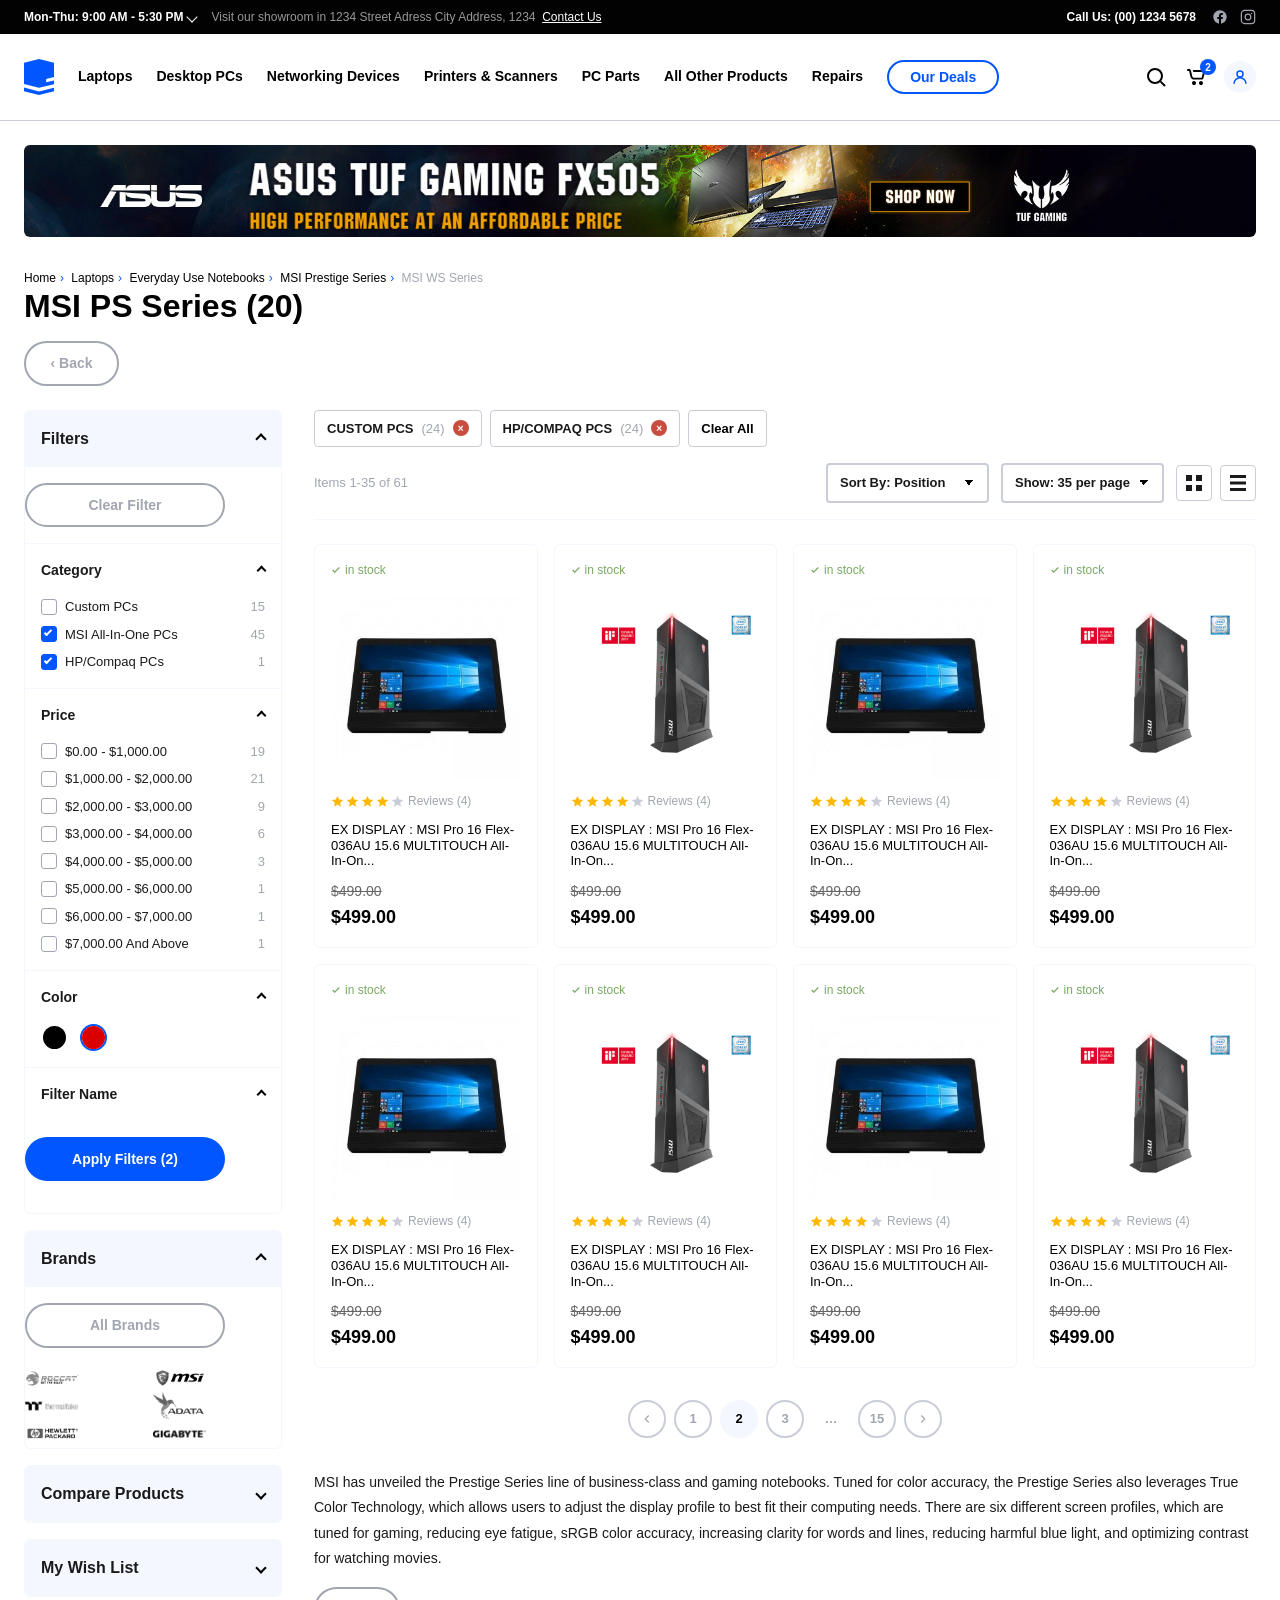
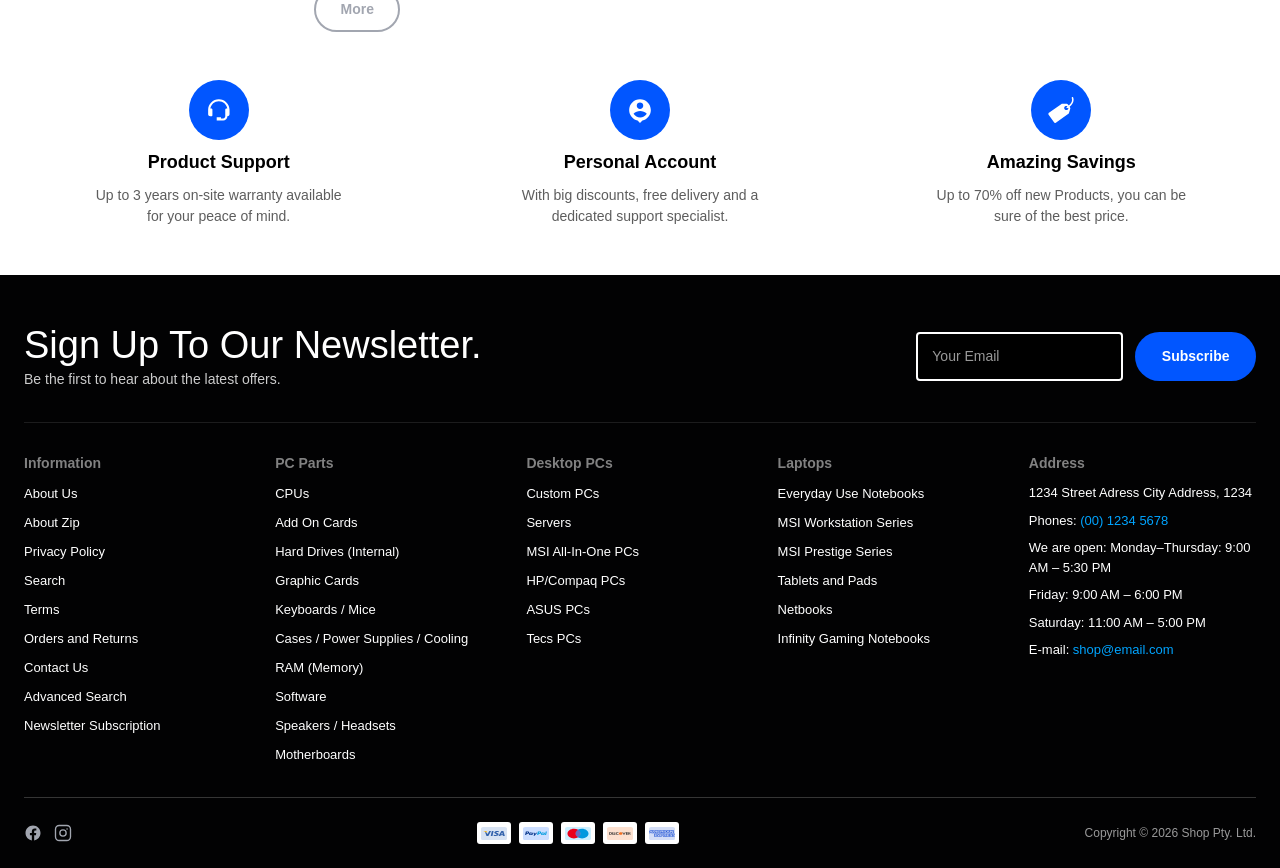
<file: catalog.html>
﻿<!DOCTYPE html>
<html lang="en">
<head>
<meta charset="UTF-8">
<meta name="viewport" content="width=device-width, initial-scale=1.0">
<meta name="description" content="Browse MSI PS Series laptops and more at Shop Pty Ltd. Filter by category, price, color and brand.">
<title>Catalog — MSI PS Series | Shop Pty Ltd</title>
<link rel="stylesheet" href="css/reset.css">
<link rel="stylesheet" href="css/variables.css">
<link rel="stylesheet" href="css/base.css">
<link rel="stylesheet" href="css/header.css">
<link rel="stylesheet" href="css/footer.css">
<link rel="stylesheet" href="css/components.css">
<link rel="stylesheet" href="css/catalog.css">
</head>
<body>

<header class="site-header">
  <div class="topbar">
    <div class="container container--wide topbar__inner">
      <details class="topbar__hours">
        <summary>Mon-Thu: 9:00 AM - 5:30 PM</summary>
        <div class="topbar__hours-panel">
          <p><strong>Monday&ndash;Thursday:</strong> 9:00 AM &ndash; 5:30 PM</p>
          <p><strong>Friday:</strong> 9:00 AM &ndash; 6:00 PM</p>
          <p><strong>Saturday:</strong> 11:00 AM &ndash; 5:00 PM</p>
        </div>
      </details>
      <p class="topbar__visit">Visit our showroom in 1234 Street Adress City Address, 1234&nbsp; <a href="contact.html">Contact Us</a></p>
      <div class="topbar__right">
        <a class="topbar__call" href="tel:+0012345678">Call Us: (00) 1234 5678</a>
        <div class="topbar__social">
          <a href="#" aria-label="Facebook"><svg viewBox="0 0 24 24"><path d="M22 12.06C22 6.5 17.52 2 12 2S2 6.5 2 12.06c0 5 3.66 9.16 8.44 9.94v-7.03H7.9v-2.91h2.54V9.85c0-2.51 1.49-3.9 3.78-3.9 1.1 0 2.24.2 2.24.2v2.46h-1.26c-1.24 0-1.63.77-1.63 1.56v1.87h2.78l-.44 2.91h-2.34V22c4.78-.78 8.44-4.94 8.44-9.94z"/></svg></a>
          <a href="#" aria-label="Instagram"><svg viewBox="0 0 24 24" fill="none" stroke="currentColor" stroke-width="1.8"><rect x="2" y="2" width="20" height="20" rx="5"/><circle cx="12" cy="12" r="4.2"/><circle cx="17.4" cy="6.6" r="1" fill="currentColor" stroke="none"/></svg></a>
        </div>
      </div>
    </div>
  </div>

  <div class="mainbar">
    <div class="container container--wide mainbar__inner">
      <a href="index.html" class="logo" aria-label="Shop home">
        <img src="assets/img/logo-mark.svg" alt="Shop" width="46" height="69">
      </a>

      <input type="checkbox" id="nav-toggle" class="nav-toggle">
      <label for="nav-toggle" class="hamburger" aria-label="Toggle menu">
        <span class="hamburger__line"></span><span class="hamburger__line"></span><span class="hamburger__line"></span>
      </label>
      <label for="nav-toggle" class="nav-overlay"></label>

      <nav class="mainnav" aria-label="Primary">
        <ul class="mainnav__list">
          <li><a href="catalog.html" aria-current="page">Laptops</a></li>
          <li><a href="catalog.html">Desktop PCs</a></li>
          <li><a href="catalog.html">Networking Devices</a></li>
          <li><a href="catalog.html">Printers &amp; Scanners</a></li>
          <li><a href="catalog.html">PC Parts</a></li>
          <li><a href="catalog.html">All Other Products</a></li>
          <li><a href="catalog.html">Repairs</a></li>
        </ul>
        <div class="mainnav__deals"><a href="catalog.html" class="btn btn--outline">Our Deals</a></div>
      </nav>

      <div class="mainbar__actions">
        <a class="icon-btn" href="catalog.html" aria-label="Search products">
          <svg viewBox="0 0 24 24" fill="none" stroke="currentColor" stroke-width="2"><circle cx="11" cy="11" r="7"/><line x1="21" y1="21" x2="16.65" y2="16.65"/></svg>
        </a>
        <a class="icon-btn" href="#" aria-label="Cart, 2 items">
          <svg viewBox="0 0 25 25" fill="currentColor"><path d="M10.4166 20.8333C9.8641 20.8333 9.3342 20.6138 8.94349 20.2231C8.55279 19.8324 8.3333 19.3025 8.3333 18.75C8.3333 18.1975 8.55279 17.6676 8.94349 17.2769C9.3342 16.8862 9.8641 16.6667 10.4166 16.6667C10.9692 16.6667 11.4991 16.8862 11.8898 17.2769C12.2805 17.6676 12.5 18.1975 12.5 18.75C12.5 19.3025 12.2805 19.8324 11.8898 20.2231C11.4991 20.6138 10.9692 20.8333 10.4166 20.8333ZM17.7083 20.8333C17.1558 20.8333 16.6259 20.6138 16.2352 20.2231C15.8445 19.8324 15.625 19.3025 15.625 18.75C15.625 18.1975 15.8445 17.6676 16.2352 17.2769C16.6259 16.8862 17.1558 16.6667 17.7083 16.6667C18.2608 16.6667 18.7907 16.8862 19.1814 17.2769C19.5721 17.6676 19.7916 18.1975 19.7916 18.75C19.7916 19.3025 19.5721 19.8324 19.1814 20.2231C18.7907 20.6138 18.2608 20.8333 17.7083 20.8333ZM4.12705 6.16979C3.86701 6.1614 3.62043 6.05221 3.43944 5.86529C3.25846 5.67838 3.15727 5.4284 3.15727 5.16823C3.15727 4.90805 3.25846 4.65808 3.43944 4.47116C3.62043 4.28425 3.86701 4.17505 4.12705 4.16667H5.32601C6.26559 4.16667 7.07809 4.81875 7.28226 5.73542L8.58747 11.6125C8.79163 12.5292 9.60413 13.1812 10.5437 13.1812H18.3687L19.8708 7.17083H10.1364C9.87883 7.15908 9.63568 7.04848 9.45755 6.86203C9.27942 6.67559 9.18002 6.42765 9.18002 6.16979C9.18002 5.91193 9.27942 5.66399 9.45755 5.47755C9.63568 5.29111 9.87883 5.1805 10.1364 5.16875H19.8708C20.1753 5.16866 20.4758 5.238 20.7495 5.37149C21.0232 5.50499 21.2629 5.69913 21.4503 5.93915C21.6377 6.17917 21.7679 6.45876 21.831 6.75666C21.8941 7.05456 21.8885 7.36293 21.8145 7.65833L20.3125 13.6667C20.2042 14.1002 19.954 14.4851 19.6018 14.7601C19.2496 15.0351 18.8156 15.1844 18.3687 15.1844H10.5437C9.63204 15.1845 8.7476 14.8737 8.03644 14.3032C7.32528 13.7328 6.82995 12.9369 6.63226 12.0469L5.32601 6.16979H4.12705Z"/></svg>
          <span class="cart-count">2</span>
        </a>
        <a class="account-avatar" href="#" aria-label="My account">
          <svg viewBox="0 0 24 24" fill="none" stroke="currentColor" stroke-width="2"><circle cx="12" cy="8" r="4"/><path d="M4 21c0-4.4 3.6-8 8-8s8 3.6 8 8"/></svg>
        </a>
      </div>
    </div>
  </div>
</header>

<main>
  <div class="container container--wide">
    <div class="catalog-hero">
      <img src="assets/img/hero-catalog.png" alt="ASUS TUF Gaming FX505 вЂ” high performance at an affordable price">
    </div>

    <p class="breadcrumb" style="margin-top: var(--space-5);">
      <a href="index.html">Home</a><span class="sep">&rsaquo;</span>
      <a href="catalog.html">Laptops</a><span class="sep">&rsaquo;</span>
      <a href="catalog.html">Everyday Use Notebooks</a><span class="sep">&rsaquo;</span>
      <a href="catalog.html">MSI Prestige Series</a><span class="sep">&rsaquo;</span>
      <span class="current">MSI WS Series</span>
    </p>

    <h1 class="catalog-title">MSI PS Series (20)</h1>

    <a href="index.html" class="btn btn--ghost" style="margin: 0 0 var(--space-5);">&lsaquo; Back</a>

    <div class="catalog-layout">
      <aside class="catalog-sidebar" aria-label="Filters and lists">

        <details class="side-box" open>
          <summary>Filters</summary>
          <div class="side-box__body" style="padding: 0;">
            <a href="catalog.html" class="btn btn--ghost btn--block" style="margin: var(--space-4) auto; max-width: 200px;">Clear Filter</a>

            <details class="filter-group" open>
              <summary>Category</summary>
              <div class="filter-group__list">
                <div class="filter-row">
                  <label><input type="checkbox"> Custom PCs</label>
                  <span class="filter-row__count">15</span>
                </div>
                <div class="filter-row">
                  <label><input type="checkbox" checked> MSI All-In-One PCs</label>
                  <span class="filter-row__count">45</span>
                </div>
                <div class="filter-row">
                  <label><input type="checkbox" checked> HP/Compaq PCs</label>
                  <span class="filter-row__count">1</span>
                </div>
              </div>
            </details>

            <details class="filter-group" open>
              <summary>Price</summary>
              <div class="filter-group__list">
                <div class="filter-row"><label><input type="checkbox"> $0.00 - $1,000.00</label><span class="filter-row__count">19</span></div>
                <div class="filter-row"><label><input type="checkbox"> $1,000.00 - $2,000.00</label><span class="filter-row__count">21</span></div>
                <div class="filter-row"><label><input type="checkbox"> $2,000.00 - $3,000.00</label><span class="filter-row__count">9</span></div>
                <div class="filter-row"><label><input type="checkbox"> $3,000.00 - $4,000.00</label><span class="filter-row__count">6</span></div>
                <div class="filter-row"><label><input type="checkbox"> $4,000.00 - $5,000.00</label><span class="filter-row__count">3</span></div>
                <div class="filter-row"><label><input type="checkbox"> $5,000.00 - $6,000.00</label><span class="filter-row__count">1</span></div>
                <div class="filter-row"><label><input type="checkbox"> $6,000.00 - $7,000.00</label><span class="filter-row__count">1</span></div>
                <div class="filter-row"><label><input type="checkbox"> $7,000.00 And Above</label><span class="filter-row__count">1</span></div>
              </div>
            </details>

            <details class="filter-group" open>
              <summary>Color</summary>
              <div class="color-swatches">
                <span class="color-swatch-wrap">
                  <label class="color-swatch color-swatch--black"><input type="radio" name="color" value="black"></label>
                </span>
                <span class="color-swatch-wrap">
                  <label class="color-swatch color-swatch--red"><input type="radio" name="color" value="red" checked></label>
                </span>
              </div>
            </details>

            <details class="filter-group" open>
              <summary>Filter Name</summary>
              <div class="filter-group__list">
                <button class="btn btn--primary btn--block" type="button" style="margin: var(--space-4) auto var(--space-4) -16px; max-width: 200px;">Apply Filters (2)</button>
              </div>
            </details>
          </div>
        </details>

        <details class="side-box" open>
          <summary>Brands</summary>
          <div class="side-box__body" style="padding: 0;">
            <a href="catalog.html" class="btn btn--ghost btn--block" style="margin: var(--space-4) auto; max-width: 200px;">All Brands</a>
            <div style="display:grid; grid-template-columns:1fr 1fr;">
              <a class="brand-strip__item" style="border-radius:0;" href="catalog.html"><img src="assets/img/brand-roccat.png" alt="ROCCAT" style="max-height:28px;"></a>
              <a class="brand-strip__item" style="border-radius:0;" href="catalog.html"><img src="assets/img/brand-msi.png" alt="MSI" style="max-height:28px;"></a>
              <a class="brand-strip__item" style="border-radius:0;" href="catalog.html"><img src="assets/img/brand-thermaltake.png" alt="Thermaltake" style="max-height:28px;"></a>
              <a class="brand-strip__item" style="border-radius:0;" href="catalog.html"><img src="assets/img/brand-adata.png" alt="ADATA" style="max-height:28px;"></a>
              <a class="brand-strip__item" style="border-radius:0;" href="catalog.html"><img src="assets/img/brand-hp.png" alt="HP" style="max-height:28px;"></a>
              <a class="brand-strip__item" style="border-radius:0;" href="catalog.html"><img src="assets/img/brand-gigabyte.png" alt="Gigabyte" style="max-height:28px;"></a>
            </div>
          </div>
        </details>

        <details class="side-box">
          <summary>Compare Products</summary>
          <p class="side-box__empty">You have no items to compare.</p>
        </details>

        <details class="side-box">
          <summary>My Wish List</summary>
          <p class="side-box__empty">You have no items in your wish list.</p>
        </details>
      </aside>

      <div class="catalog-main">

        <div class="filter-chips">
          <span class="filter-chip">CUSTOM PCS <span class="filter-chip__count">(24)</span> <span class="filter-chip__x">&times;</span></span>
          <span class="filter-chip">HP/COMPAQ PCS <span class="filter-chip__count">(24)</span> <span class="filter-chip__x">&times;</span></span>
          <a href="catalog.html" class="filter-chip filter-chip--clear">Clear All</a>
        </div>

        <div class="toolbar">
          <p class="toolbar__count">Items 1-35 of 61</p>
          <div class="toolbar__controls">
            <label class="select-pill">
              <span class="visually-hidden">Sort by</span>
              <select aria-label="Sort by">
                <option><span></span>Sort By: Position</option>
                <option>Price: Low to High</option>
                <option>Price: High to Low</option>
                <option>Newest First</option>
              </select>
            </label>
            <label class="select-pill">
              <span class="visually-hidden">Items per page</span>
              <select aria-label="Items per page">
                <option>Show: 35 per page</option>
                <option>Show: 50 per page</option>
                <option>Show: 75 per page</option>
              </select>
            </label>
            <div class="view-toggle" role="group" aria-label="Switch view">
              <button type="button" aria-label="Grid view" aria-pressed="true"><svg viewBox="0 0 16 16" fill="currentColor"><rect width="6" height="6"/><rect x="10" width="6" height="6"/><rect y="10" width="6" height="6"/><rect x="10" y="10" width="6" height="6"/></svg></button>
              <button type="button" aria-label="List view" aria-pressed="false"><svg viewBox="0 0 16 16" fill="currentColor"><rect width="16" height="3"/><rect y="6.5" width="16" height="3"/><rect y="13" width="16" height="3"/></svg></button>
            </div>
          </div>
        </div>

        <div class="product-grid">
          <article class="product-card">
            <span class="badge product-card__stock"><svg viewBox="0 0 24 24" fill="none" stroke="#78A962" stroke-width="3"><polyline points="20 6 9 17 4 12"/></svg> in stock</span>
            <div class="product-card__media"><a href="product.html"><img src="assets/img/product-placeholder-1.png" alt="EX DISPLAY : MSI Pro 16 Flex-036AU 15.6 MULTITOUCH All-In-On..."></a></div>
            <div class="rating">
              <span class="rating__stars">
                <svg viewBox="0 0 20 20" fill="#FFB800"><path d="M10 1.5l2.6 5.6 6.1.6-4.6 4.2 1.3 6-5.4-3.1-5.4 3.1 1.3-6L1.3 7.7l6.1-.6z"/></svg>
                <svg viewBox="0 0 20 20" fill="#FFB800"><path d="M10 1.5l2.6 5.6 6.1.6-4.6 4.2 1.3 6-5.4-3.1-5.4 3.1 1.3-6L1.3 7.7l6.1-.6z"/></svg>
                <svg viewBox="0 0 20 20" fill="#FFB800"><path d="M10 1.5l2.6 5.6 6.1.6-4.6 4.2 1.3 6-5.4-3.1-5.4 3.1 1.3-6L1.3 7.7l6.1-.6z"/></svg>
                <svg viewBox="0 0 20 20" fill="#FFB800"><path d="M10 1.5l2.6 5.6 6.1.6-4.6 4.2 1.3 6-5.4-3.1-5.4 3.1 1.3-6L1.3 7.7l6.1-.6z"/></svg>
                <svg viewBox="0 0 20 20" fill="#CACDD8"><path d="M10 1.5l2.6 5.6 6.1.6-4.6 4.2 1.3 6-5.4-3.1-5.4 3.1 1.3-6L1.3 7.7l6.1-.6z"/></svg>
              </span>
              <span class="rating__count">Reviews (4)</span>
            </div>
            <h3 class="product-card__title"><a href="product.html">EX DISPLAY : MSI Pro 16 Flex-036AU 15.6 MULTITOUCH All-In-On...</a></h3>
            <p class="product-card__price"><del>$499.00</del><ins>$499.00</ins></p>
          </article>

          <article class="product-card">
            <span class="badge product-card__stock"><svg viewBox="0 0 24 24" fill="none" stroke="#78A962" stroke-width="3"><polyline points="20 6 9 17 4 12"/></svg> in stock</span>
            <div class="product-card__media"><a href="product.html"><img src="assets/img/product-gallery-1.png" alt="EX DISPLAY : MSI Pro 16 Flex-036AU 15.6 MULTITOUCH All-In-On..."></a></div>
            <div class="rating">
              <span class="rating__stars">
                <svg viewBox="0 0 20 20" fill="#FFB800"><path d="M10 1.5l2.6 5.6 6.1.6-4.6 4.2 1.3 6-5.4-3.1-5.4 3.1 1.3-6L1.3 7.7l6.1-.6z"/></svg>
                <svg viewBox="0 0 20 20" fill="#FFB800"><path d="M10 1.5l2.6 5.6 6.1.6-4.6 4.2 1.3 6-5.4-3.1-5.4 3.1 1.3-6L1.3 7.7l6.1-.6z"/></svg>
                <svg viewBox="0 0 20 20" fill="#FFB800"><path d="M10 1.5l2.6 5.6 6.1.6-4.6 4.2 1.3 6-5.4-3.1-5.4 3.1 1.3-6L1.3 7.7l6.1-.6z"/></svg>
                <svg viewBox="0 0 20 20" fill="#FFB800"><path d="M10 1.5l2.6 5.6 6.1.6-4.6 4.2 1.3 6-5.4-3.1-5.4 3.1 1.3-6L1.3 7.7l6.1-.6z"/></svg>
                <svg viewBox="0 0 20 20" fill="#CACDD8"><path d="M10 1.5l2.6 5.6 6.1.6-4.6 4.2 1.3 6-5.4-3.1-5.4 3.1 1.3-6L1.3 7.7l6.1-.6z"/></svg>
              </span>
              <span class="rating__count">Reviews (4)</span>
            </div>
            <h3 class="product-card__title"><a href="product.html">EX DISPLAY : MSI Pro 16 Flex-036AU 15.6 MULTITOUCH All-In-On...</a></h3>
            <p class="product-card__price"><del>$499.00</del><ins>$499.00</ins></p>
          </article>

          <article class="product-card">
            <span class="badge product-card__stock"><svg viewBox="0 0 24 24" fill="none" stroke="#78A962" stroke-width="3"><polyline points="20 6 9 17 4 12"/></svg> in stock</span>
            <div class="product-card__media"><a href="product.html"><img src="assets/img/product-placeholder-1.png" alt="EX DISPLAY : MSI Pro 16 Flex-036AU 15.6 MULTITOUCH All-In-On..."></a></div>
            <div class="rating">
              <span class="rating__stars">
                <svg viewBox="0 0 20 20" fill="#FFB800"><path d="M10 1.5l2.6 5.6 6.1.6-4.6 4.2 1.3 6-5.4-3.1-5.4 3.1 1.3-6L1.3 7.7l6.1-.6z"/></svg>
                <svg viewBox="0 0 20 20" fill="#FFB800"><path d="M10 1.5l2.6 5.6 6.1.6-4.6 4.2 1.3 6-5.4-3.1-5.4 3.1 1.3-6L1.3 7.7l6.1-.6z"/></svg>
                <svg viewBox="0 0 20 20" fill="#FFB800"><path d="M10 1.5l2.6 5.6 6.1.6-4.6 4.2 1.3 6-5.4-3.1-5.4 3.1 1.3-6L1.3 7.7l6.1-.6z"/></svg>
                <svg viewBox="0 0 20 20" fill="#FFB800"><path d="M10 1.5l2.6 5.6 6.1.6-4.6 4.2 1.3 6-5.4-3.1-5.4 3.1 1.3-6L1.3 7.7l6.1-.6z"/></svg>
                <svg viewBox="0 0 20 20" fill="#CACDD8"><path d="M10 1.5l2.6 5.6 6.1.6-4.6 4.2 1.3 6-5.4-3.1-5.4 3.1 1.3-6L1.3 7.7l6.1-.6z"/></svg>
              </span>
              <span class="rating__count">Reviews (4)</span>
            </div>
            <h3 class="product-card__title"><a href="product.html">EX DISPLAY : MSI Pro 16 Flex-036AU 15.6 MULTITOUCH All-In-On...</a></h3>
            <p class="product-card__price"><del>$499.00</del><ins>$499.00</ins></p>
          </article>

          <article class="product-card">
            <span class="badge product-card__stock"><svg viewBox="0 0 24 24" fill="none" stroke="#78A962" stroke-width="3"><polyline points="20 6 9 17 4 12"/></svg> in stock</span>
            <div class="product-card__media"><a href="product.html"><img src="assets/img/product-gallery-1.png" alt="EX DISPLAY : MSI Pro 16 Flex-036AU 15.6 MULTITOUCH All-In-On..."></a></div>
            <div class="rating">
              <span class="rating__stars">
                <svg viewBox="0 0 20 20" fill="#FFB800"><path d="M10 1.5l2.6 5.6 6.1.6-4.6 4.2 1.3 6-5.4-3.1-5.4 3.1 1.3-6L1.3 7.7l6.1-.6z"/></svg>
                <svg viewBox="0 0 20 20" fill="#FFB800"><path d="M10 1.5l2.6 5.6 6.1.6-4.6 4.2 1.3 6-5.4-3.1-5.4 3.1 1.3-6L1.3 7.7l6.1-.6z"/></svg>
                <svg viewBox="0 0 20 20" fill="#FFB800"><path d="M10 1.5l2.6 5.6 6.1.6-4.6 4.2 1.3 6-5.4-3.1-5.4 3.1 1.3-6L1.3 7.7l6.1-.6z"/></svg>
                <svg viewBox="0 0 20 20" fill="#FFB800"><path d="M10 1.5l2.6 5.6 6.1.6-4.6 4.2 1.3 6-5.4-3.1-5.4 3.1 1.3-6L1.3 7.7l6.1-.6z"/></svg>
                <svg viewBox="0 0 20 20" fill="#CACDD8"><path d="M10 1.5l2.6 5.6 6.1.6-4.6 4.2 1.3 6-5.4-3.1-5.4 3.1 1.3-6L1.3 7.7l6.1-.6z"/></svg>
              </span>
              <span class="rating__count">Reviews (4)</span>
            </div>
            <h3 class="product-card__title"><a href="product.html">EX DISPLAY : MSI Pro 16 Flex-036AU 15.6 MULTITOUCH All-In-On...</a></h3>
            <p class="product-card__price"><del>$499.00</del><ins>$499.00</ins></p>
          </article>

          <article class="product-card">
            <span class="badge product-card__stock"><svg viewBox="0 0 24 24" fill="none" stroke="#78A962" stroke-width="3"><polyline points="20 6 9 17 4 12"/></svg> in stock</span>
            <div class="product-card__media"><a href="product.html"><img src="assets/img/product-placeholder-1.png" alt="EX DISPLAY : MSI Pro 16 Flex-036AU 15.6 MULTITOUCH All-In-On..."></a></div>
            <div class="rating">
              <span class="rating__stars">
                <svg viewBox="0 0 20 20" fill="#FFB800"><path d="M10 1.5l2.6 5.6 6.1.6-4.6 4.2 1.3 6-5.4-3.1-5.4 3.1 1.3-6L1.3 7.7l6.1-.6z"/></svg>
                <svg viewBox="0 0 20 20" fill="#FFB800"><path d="M10 1.5l2.6 5.6 6.1.6-4.6 4.2 1.3 6-5.4-3.1-5.4 3.1 1.3-6L1.3 7.7l6.1-.6z"/></svg>
                <svg viewBox="0 0 20 20" fill="#FFB800"><path d="M10 1.5l2.6 5.6 6.1.6-4.6 4.2 1.3 6-5.4-3.1-5.4 3.1 1.3-6L1.3 7.7l6.1-.6z"/></svg>
                <svg viewBox="0 0 20 20" fill="#FFB800"><path d="M10 1.5l2.6 5.6 6.1.6-4.6 4.2 1.3 6-5.4-3.1-5.4 3.1 1.3-6L1.3 7.7l6.1-.6z"/></svg>
                <svg viewBox="0 0 20 20" fill="#CACDD8"><path d="M10 1.5l2.6 5.6 6.1.6-4.6 4.2 1.3 6-5.4-3.1-5.4 3.1 1.3-6L1.3 7.7l6.1-.6z"/></svg>
              </span>
              <span class="rating__count">Reviews (4)</span>
            </div>
            <h3 class="product-card__title"><a href="product.html">EX DISPLAY : MSI Pro 16 Flex-036AU 15.6 MULTITOUCH All-In-On...</a></h3>
            <p class="product-card__price"><del>$499.00</del><ins>$499.00</ins></p>
          </article>

          <article class="product-card">
            <span class="badge product-card__stock"><svg viewBox="0 0 24 24" fill="none" stroke="#78A962" stroke-width="3"><polyline points="20 6 9 17 4 12"/></svg> in stock</span>
            <div class="product-card__media"><a href="product.html"><img src="assets/img/product-gallery-1.png" alt="EX DISPLAY : MSI Pro 16 Flex-036AU 15.6 MULTITOUCH All-In-On..."></a></div>
            <div class="rating">
              <span class="rating__stars">
                <svg viewBox="0 0 20 20" fill="#FFB800"><path d="M10 1.5l2.6 5.6 6.1.6-4.6 4.2 1.3 6-5.4-3.1-5.4 3.1 1.3-6L1.3 7.7l6.1-.6z"/></svg>
                <svg viewBox="0 0 20 20" fill="#FFB800"><path d="M10 1.5l2.6 5.6 6.1.6-4.6 4.2 1.3 6-5.4-3.1-5.4 3.1 1.3-6L1.3 7.7l6.1-.6z"/></svg>
                <svg viewBox="0 0 20 20" fill="#FFB800"><path d="M10 1.5l2.6 5.6 6.1.6-4.6 4.2 1.3 6-5.4-3.1-5.4 3.1 1.3-6L1.3 7.7l6.1-.6z"/></svg>
                <svg viewBox="0 0 20 20" fill="#FFB800"><path d="M10 1.5l2.6 5.6 6.1.6-4.6 4.2 1.3 6-5.4-3.1-5.4 3.1 1.3-6L1.3 7.7l6.1-.6z"/></svg>
                <svg viewBox="0 0 20 20" fill="#CACDD8"><path d="M10 1.5l2.6 5.6 6.1.6-4.6 4.2 1.3 6-5.4-3.1-5.4 3.1 1.3-6L1.3 7.7l6.1-.6z"/></svg>
              </span>
              <span class="rating__count">Reviews (4)</span>
            </div>
            <h3 class="product-card__title"><a href="product.html">EX DISPLAY : MSI Pro 16 Flex-036AU 15.6 MULTITOUCH All-In-On...</a></h3>
            <p class="product-card__price"><del>$499.00</del><ins>$499.00</ins></p>
          </article>

          <article class="product-card">
            <span class="badge product-card__stock"><svg viewBox="0 0 24 24" fill="none" stroke="#78A962" stroke-width="3"><polyline points="20 6 9 17 4 12"/></svg> in stock</span>
            <div class="product-card__media"><a href="product.html"><img src="assets/img/product-placeholder-1.png" alt="EX DISPLAY : MSI Pro 16 Flex-036AU 15.6 MULTITOUCH All-In-On..."></a></div>
            <div class="rating">
              <span class="rating__stars">
                <svg viewBox="0 0 20 20" fill="#FFB800"><path d="M10 1.5l2.6 5.6 6.1.6-4.6 4.2 1.3 6-5.4-3.1-5.4 3.1 1.3-6L1.3 7.7l6.1-.6z"/></svg>
                <svg viewBox="0 0 20 20" fill="#FFB800"><path d="M10 1.5l2.6 5.6 6.1.6-4.6 4.2 1.3 6-5.4-3.1-5.4 3.1 1.3-6L1.3 7.7l6.1-.6z"/></svg>
                <svg viewBox="0 0 20 20" fill="#FFB800"><path d="M10 1.5l2.6 5.6 6.1.6-4.6 4.2 1.3 6-5.4-3.1-5.4 3.1 1.3-6L1.3 7.7l6.1-.6z"/></svg>
                <svg viewBox="0 0 20 20" fill="#FFB800"><path d="M10 1.5l2.6 5.6 6.1.6-4.6 4.2 1.3 6-5.4-3.1-5.4 3.1 1.3-6L1.3 7.7l6.1-.6z"/></svg>
                <svg viewBox="0 0 20 20" fill="#CACDD8"><path d="M10 1.5l2.6 5.6 6.1.6-4.6 4.2 1.3 6-5.4-3.1-5.4 3.1 1.3-6L1.3 7.7l6.1-.6z"/></svg>
              </span>
              <span class="rating__count">Reviews (4)</span>
            </div>
            <h3 class="product-card__title"><a href="product.html">EX DISPLAY : MSI Pro 16 Flex-036AU 15.6 MULTITOUCH All-In-On...</a></h3>
            <p class="product-card__price"><del>$499.00</del><ins>$499.00</ins></p>
          </article>

          <article class="product-card">
            <span class="badge product-card__stock"><svg viewBox="0 0 24 24" fill="none" stroke="#78A962" stroke-width="3"><polyline points="20 6 9 17 4 12"/></svg> in stock</span>
            <div class="product-card__media"><a href="product.html"><img src="assets/img/product-gallery-1.png" alt="EX DISPLAY : MSI Pro 16 Flex-036AU 15.6 MULTITOUCH All-In-On..."></a></div>
            <div class="rating">
              <span class="rating__stars">
                <svg viewBox="0 0 20 20" fill="#FFB800"><path d="M10 1.5l2.6 5.6 6.1.6-4.6 4.2 1.3 6-5.4-3.1-5.4 3.1 1.3-6L1.3 7.7l6.1-.6z"/></svg>
                <svg viewBox="0 0 20 20" fill="#FFB800"><path d="M10 1.5l2.6 5.6 6.1.6-4.6 4.2 1.3 6-5.4-3.1-5.4 3.1 1.3-6L1.3 7.7l6.1-.6z"/></svg>
                <svg viewBox="0 0 20 20" fill="#FFB800"><path d="M10 1.5l2.6 5.6 6.1.6-4.6 4.2 1.3 6-5.4-3.1-5.4 3.1 1.3-6L1.3 7.7l6.1-.6z"/></svg>
                <svg viewBox="0 0 20 20" fill="#FFB800"><path d="M10 1.5l2.6 5.6 6.1.6-4.6 4.2 1.3 6-5.4-3.1-5.4 3.1 1.3-6L1.3 7.7l6.1-.6z"/></svg>
                <svg viewBox="0 0 20 20" fill="#CACDD8"><path d="M10 1.5l2.6 5.6 6.1.6-4.6 4.2 1.3 6-5.4-3.1-5.4 3.1 1.3-6L1.3 7.7l6.1-.6z"/></svg>
              </span>
              <span class="rating__count">Reviews (4)</span>
            </div>
            <h3 class="product-card__title"><a href="product.html">EX DISPLAY : MSI Pro 16 Flex-036AU 15.6 MULTITOUCH All-In-On...</a></h3>
            <p class="product-card__price"><del>$499.00</del><ins>$499.00</ins></p>
          </article>
        </div>

        <nav class="pagination" aria-label="Catalog pagination">
          <a href="#" aria-label="Previous page"><svg viewBox="0 0 24 24" width="14" fill="none" stroke="currentColor" stroke-width="2"><polyline points="15 18 9 12 15 6"/></svg></a>
          <a href="#">1</a>
          <span class="is-current" aria-current="page">2</span>
          <a href="#">3</a>
          <span class="is-ellipsis">&hellip;</span>
          <a href="#">15</a>
          <a href="#" aria-label="Next page"><svg viewBox="0 0 24 24" width="14" fill="none" stroke="currentColor" stroke-width="2"><polyline points="9 18 15 12 9 6"/></svg></a>
        </nav>

        <p style="margin-top: var(--space-6); color: var(--color-text); line-height: 1.8;">
          MSI has unveiled the Prestige Series line of business-class and gaming notebooks. Tuned for color accuracy, the Prestige Series also leverages True Color Technology, which allows users to adjust the display profile to best fit their computing needs. There are six different screen profiles, which are tuned for gaming, reducing eye fatigue, sRGB color accuracy, increasing clarity for words and lines, reducing harmful blue light, and optimizing contrast for watching movies.
        </p>
        <button class="btn btn--ghost" type="button" style="margin-top: var(--space-4);">More</button>
      </div>
    </div>
  </div>
</main>

<footer>
  <section class="support-strip">
    <div class="container container--wide support-strip__grid">
      <div class="support-item">
        <div class="support-item__icon">
	  <svg width="30" height="30" viewBox="0 0 30 30" fill="none" xmlns="http://www.w3.org/2000/svg">
	    <path d="M14.81 2.46835C8.00478 2.46835 2.46826 8.00487 2.46826 14.8101V19.9233C2.46826 21.1871 3.57532 22.2152 4.93662 22.2152H6.17079C6.49812 22.2152 6.81204 22.0852 7.04349 21.8537C7.27494 21.6223 7.40497 21.3083 7.40497 20.981V14.6336C7.40497 14.3063 7.27494 13.9924 7.04349 13.7609C6.81204 13.5295 6.49812 13.3995 6.17079 13.3995H5.05016C5.73636 8.6232 9.84617 4.93671 14.81 4.93671C19.7739 4.93671 23.8837 8.6232 24.5699 13.3995H23.4493C23.122 13.3995 22.808 13.5295 22.5766 13.7609C22.3451 13.9924 22.2151 14.3063 22.2151 14.6336V22.2152C22.2151 23.5765 21.108 24.6835 19.7467 24.6835H17.2784V23.4494H12.3417V27.1519H19.7467C22.4693 27.1519 24.6835 24.9378 24.6835 22.2152C26.0448 22.2152 27.1518 21.1871 27.1518 19.9233V14.8101C27.1518 8.00487 21.6153 2.46835 14.81 2.46835Z" fill="white"/>
          </svg>
	</div>
        <h3>Product Support</h3>
        <p>Up to 3 years on-site warranty available for your peace of mind.</p>
      </div>
      <div class="support-item">
        <div class="support-item__icon">
	  <svg width="30" height="30" viewBox="0 0 30 30" fill="none" xmlns="http://www.w3.org/2000/svg">
	    <path d="M17.82 27.18L15 30L12.18 27.18C6.6375 25.9 2.5 20.93 2.5 15C2.5 8.1 8.1 2.5 15 2.5C21.9 2.5 27.5 8.1 27.5 15C27.5 20.93 23.3625 25.9 17.82 27.18ZM7.52875 19.27C9.36375 22.0075 12.1187 23.75 15.2 23.75C18.28 23.75 21.0362 22.0088 22.87 19.27C20.7897 17.3257 18.0474 16.246 15.2 16.25C12.3521 16.2457 9.60939 17.3255 7.52875 19.27ZM15 13.75C15.9946 13.75 16.9484 13.3549 17.6517 12.6517C18.3549 11.9484 18.75 10.9946 18.75 10C18.75 9.00544 18.3549 8.05161 17.6517 7.34835C16.9484 6.64509 15.9946 6.25 15 6.25C14.0054 6.25 13.0516 6.64509 12.3483 7.34835C11.6451 8.05161 11.25 9.00544 11.25 10C11.25 10.9946 11.6451 11.9484 12.3483 12.6517C13.0516 13.3549 14.0054 13.75 15 13.75Z" fill="white"/>
	  </svg>
	</div>
        <h3>Personal Account</h3>
        <p>With big discounts, free delivery and a dedicated support specialist.</p>
      </div>
      <div class="support-item">
        <div class="support-item__icon">
	  <svg width="26" height="26" viewBox="0 0 26 26" fill="none" xmlns="http://www.w3.org/2000/svg">
	    <g clip-path="url(#clip0_1954_2837)">
	      <path d="M25.2045 0.526478C25.129 0.338644 24.9841 0.187117 24.7998 0.103422C24.6155 0.0197263 24.406 0.0103057 24.215 0.07712C24.0239 0.143934 23.866 0.281839 23.774 0.462145C23.682 0.642451 23.6631 0.851277 23.7212 1.04518C24.9289 4.51618 22.5317 7.10838 20.7039 8.49678L19.9655 7.43858C19.7172 7.08368 19.1621 6.78858 18.7305 6.78338L14.5861 6.80158C14.0798 6.81687 13.5871 6.96869 13.16 7.24098L0.947762 15.8041C0.663705 16.004 0.470427 16.3083 0.410245 16.6504C0.350063 16.9924 0.427882 17.3444 0.626662 17.6293L6.17636 25.5697C6.59236 26.1612 7.25666 26.0897 7.84946 25.6763L20.0617 17.1119C20.4127 16.8636 20.8183 16.328 20.9613 15.9185L22.2587 11.83C22.4017 11.4218 22.3146 10.7991 22.0663 10.4442L21.6165 9.79938C24.0709 7.91828 26.6189 4.59418 25.2045 0.526478ZM19.5222 12.6919C19.2972 12.8494 19.0434 12.961 18.7753 13.0203C18.5071 13.0797 18.2299 13.0856 17.9595 13.0378C17.6891 12.99 17.4307 12.8894 17.1992 12.7417C16.9677 12.594 16.7675 12.4022 16.6102 12.1771C16.2916 11.7216 16.1667 11.1584 16.263 10.611C16.3593 10.0635 16.6688 9.5767 17.1237 9.25728C17.4803 9.00744 17.906 8.87526 18.3414 8.87923C18.7768 8.88319 19.2001 9.02309 19.5521 9.27938C19.1985 9.49258 18.9554 9.61738 18.9099 9.63688C18.7487 9.71372 18.6184 9.84301 18.5404 10.0036C18.4623 10.1641 18.4411 10.3465 18.4803 10.5206C18.5194 10.6948 18.6165 10.8506 18.7558 10.9623C18.895 11.0741 19.068 11.1352 19.2466 11.1358C19.3584 11.1358 19.4728 11.1098 19.5807 11.0591C19.8329 10.9395 20.1033 10.7978 20.3854 10.6301C20.4503 11.0202 20.4037 11.4206 20.2509 11.7854C20.0982 12.1502 19.8456 12.4644 19.5222 12.6919Z" fill="white"/>
	     </g>
	     <defs>
	       <clipPath id="clip0_1954_2837">
               <rect width="26" height="26" fill="white"/>
               </clipPath>
             </defs>
          </svg>
	</div>
        <h3>Amazing Savings</h3>
        <p>Up to 70% off new Products, you can be sure of the best price.</p>
      </div>
    </div>
  </section>

  <div class="footer-main">
    <div class="container container--wide">
      <div class="newsletter">
        <div class="newsletter__heading">
          <h2>Sign Up To Our Newsletter.</h2>
          <p>Be the first to hear about the latest offers.</p>
        </div>
        <form class="newsletter__form" action="#" method="get">
          <label class="visually-hidden" for="newsletter-email">Your Email</label>
          <input id="newsletter-email" type="email" name="email" placeholder="Your Email" required>
          <button type="submit" class="btn btn--primary">Subscribe</button>
        </form>
      </div>

      <div class="footer-links">
        <div class="footer-col">
          <h3>Information</h3>
          <ul>
            <li><a href="#">About Us</a></li>
            <li><a href="#">About Zip</a></li>
            <li><a href="#">Privacy Policy</a></li>
            <li><a href="catalog.html">Search</a></li>
            <li><a href="#">Terms</a></li>
            <li><a href="#">Orders and Returns</a></li>
            <li><a href="contact.html">Contact Us</a></li>
            <li><a href="#">Advanced Search</a></li>
            <li><a href="#">Newsletter Subscription</a></li>
          </ul>
        </div>
        <div class="footer-col">
          <h3>PC Parts</h3>
          <ul>
            <li><a href="catalog.html">CPUs</a></li>
            <li><a href="catalog.html">Add On Cards</a></li>
            <li><a href="catalog.html">Hard Drives (Internal)</a></li>
            <li><a href="catalog.html">Graphic Cards</a></li>
            <li><a href="catalog.html">Keyboards / Mice</a></li>
            <li><a href="catalog.html">Cases / Power Supplies / Cooling</a></li>
            <li><a href="catalog.html">RAM (Memory)</a></li>
            <li><a href="catalog.html">Software</a></li>
            <li><a href="catalog.html">Speakers / Headsets</a></li>
            <li><a href="catalog.html">Motherboards</a></li>
          </ul>
        </div>
        <div class="footer-col">
          <h3>Desktop PCs</h3>
          <ul>
            <li><a href="catalog.html">Custom PCs</a></li>
            <li><a href="catalog.html">Servers</a></li>
            <li><a href="catalog.html">MSI All-In-One PCs</a></li>
            <li><a href="catalog.html">HP/Compaq PCs</a></li>
            <li><a href="catalog.html">ASUS PCs</a></li>
            <li><a href="catalog.html">Tecs PCs</a></li>
          </ul>
        </div>
        <div class="footer-col">
          <h3>Laptops</h3>
          <ul>
            <li><a href="catalog.html">Everyday Use Notebooks</a></li>
            <li><a href="catalog.html">MSI Workstation Series</a></li>
            <li><a href="catalog.html">MSI Prestige Series</a></li>
            <li><a href="catalog.html">Tablets and Pads</a></li>
            <li><a href="catalog.html">Netbooks</a></li>
            <li><a href="catalog.html">Infinity Gaming Notebooks</a></li>
          </ul>
        </div>
        <div class="footer-col">
          <h3>Address</h3>
          <address>
            <span>1234 Street Adress City Address, 1234</span>
            <span>Phones: <a href="tel:+0012345678">(00) 1234 5678</a></span>
            <span>We are open: Monday&ndash;Thursday: 9:00 AM &ndash; 5:30 PM</span>
            <span>Friday: 9:00 AM &ndash; 6:00 PM</span>
            <span>Saturday: 11:00 AM &ndash; 5:00 PM</span>
            <span>E-mail: <a href="mailto:shop@email.com">shop@email.com</a></span>
          </address>
        </div>
      </div>

      <div class="footer-bottom">
        <div class="footer-bottom__social">
          <a href="#" aria-label="Facebook"><svg viewBox="0 0 24 24"><path d="M22 12.06C22 6.5 17.52 2 12 2S2 6.5 2 12.06c0 5 3.66 9.16 8.44 9.94v-7.03H7.9v-2.91h2.54V9.85c0-2.51 1.49-3.9 3.78-3.9 1.1 0 2.24.2 2.24.2v2.46h-1.26c-1.24 0-1.63.77-1.63 1.56v1.87h2.78l-.44 2.91h-2.34V22c4.78-.78 8.44-4.94 8.44-9.94z"/></svg></a>
          <a href="#" aria-label="Instagram"><svg viewBox="0 0 24 24" fill="none" stroke="currentColor" stroke-width="1.8"><rect x="2" y="2" width="20" height="20" rx="5"/><circle cx="12" cy="12" r="4.2"/><circle cx="17.4" cy="6.6" r="1" fill="currentColor" stroke="none"/></svg></a>
        </div>
        <div class="footer-bottom__payments">
          <img src="assets/img/payment-visa.svg" alt="Visa">
          <img src="assets/img/payment-paypal.svg" alt="PayPal">
          <img src="assets/img/payment-maestro.svg" alt="Maestro">
          <img src="assets/img/payment-discover.svg" alt="Discover">
          <img src="assets/img/payment-amex.svg" alt="American Express">
        </div>
        <p class="footer-bottom__copy">Copyright &copy; 2026 Shop Pty. Ltd.</p>
      </div>
    </div>
  </div>
</footer>

</body>
</html>
</file>
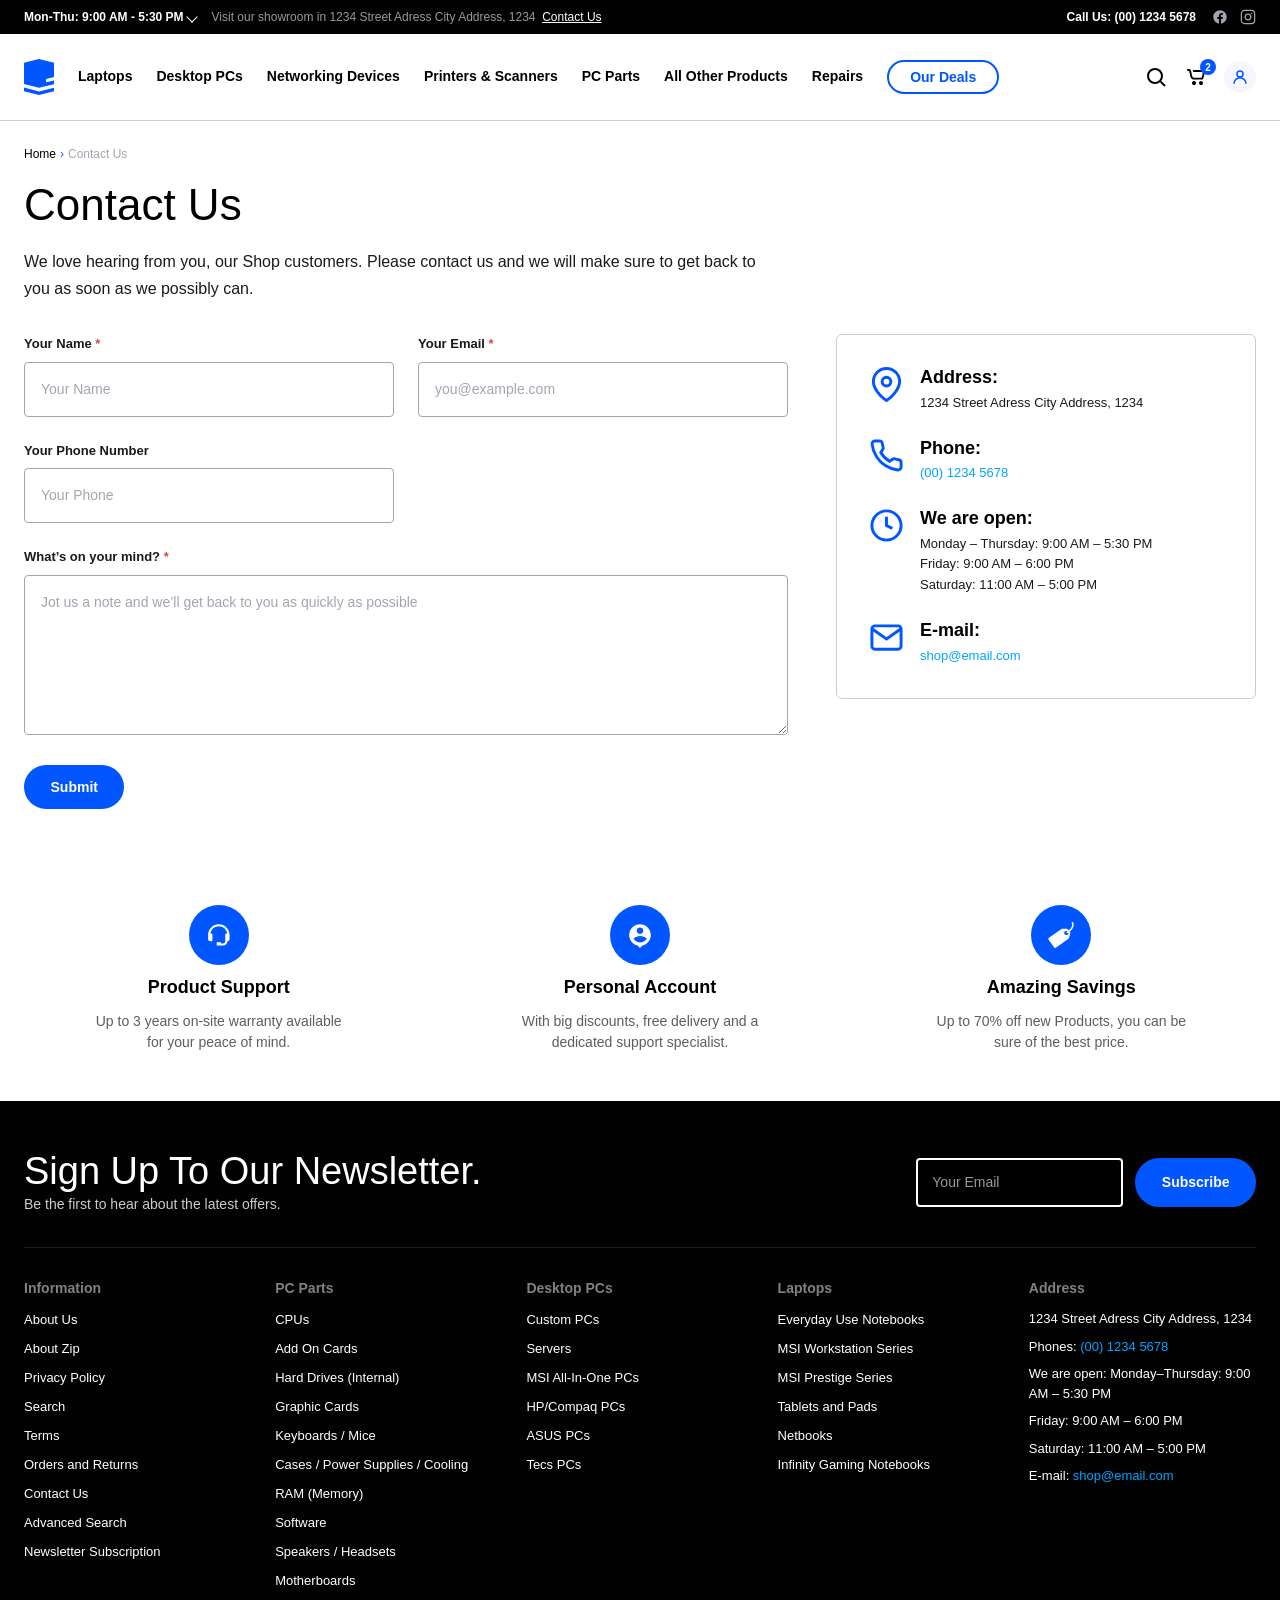
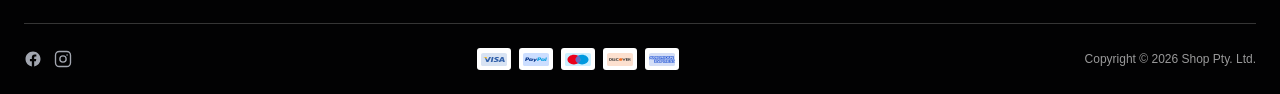
<file: contact.html>
<!DOCTYPE html>
<html lang="en">
<head>
<meta charset="UTF-8">
<meta name="viewport" content="width=device-width, initial-scale=1.0">
<meta name="description" content="Get in touch with Shop Pty Ltd. Visit our showroom, call, email, or send us a message using the contact form.">
<title>Contact Us | Shop Pty Ltd</title>
<link rel="stylesheet" href="css/reset.css">
<link rel="stylesheet" href="css/variables.css">
<link rel="stylesheet" href="css/base.css">
<link rel="stylesheet" href="css/header.css">
<link rel="stylesheet" href="css/footer.css">
<link rel="stylesheet" href="css/components.css">
<link rel="stylesheet" href="css/contact.css">
</head>
<body>

<header class="site-header">
  <div class="topbar">
    <div class="container container--wide topbar__inner">
      <details class="topbar__hours">
        <summary>Mon-Thu: 9:00 AM - 5:30 PM</summary>
        <div class="topbar__hours-panel">
          <p><strong>Monday&ndash;Thursday:</strong> 9:00 AM &ndash; 5:30 PM</p>
          <p><strong>Friday:</strong> 9:00 AM &ndash; 6:00 PM</p>
          <p><strong>Saturday:</strong> 11:00 AM &ndash; 5:00 PM</p>
        </div>
      </details>
      <p class="topbar__visit">Visit our showroom in 1234 Street Adress City Address, 1234&nbsp; <a href="contact.html">Contact Us</a></p>
      <div class="topbar__right">
        <a class="topbar__call" href="tel:+0012345678">Call Us: (00) 1234 5678</a>
        <div class="topbar__social">
          <a href="#" aria-label="Facebook"><svg viewBox="0 0 24 24"><path d="M22 12.06C22 6.5 17.52 2 12 2S2 6.5 2 12.06c0 5 3.66 9.16 8.44 9.94v-7.03H7.9v-2.91h2.54V9.85c0-2.51 1.49-3.9 3.78-3.9 1.1 0 2.24.2 2.24.2v2.46h-1.26c-1.24 0-1.63.77-1.63 1.56v1.87h2.78l-.44 2.91h-2.34V22c4.78-.78 8.44-4.94 8.44-9.94z"/></svg></a>
          <a href="#" aria-label="Instagram"><svg viewBox="0 0 24 24" fill="none" stroke="currentColor" stroke-width="1.8"><rect x="2" y="2" width="20" height="20" rx="5"/><circle cx="12" cy="12" r="4.2"/><circle cx="17.4" cy="6.6" r="1" fill="currentColor" stroke="none"/></svg></a>
        </div>
      </div>
    </div>
  </div>

  <div class="mainbar">
    <div class="container container--wide mainbar__inner">
      <a href="index.html" class="logo" aria-label="Shop home">
        <img src="assets/img/logo-mark.svg" alt="Shop" width="46" height="69">
      </a>

      <input type="checkbox" id="nav-toggle" class="nav-toggle">
      <label for="nav-toggle" class="hamburger" aria-label="Toggle menu">
        <span class="hamburger__line"></span><span class="hamburger__line"></span><span class="hamburger__line"></span>
      </label>
      <label for="nav-toggle" class="nav-overlay"></label>

      <nav class="mainnav" aria-label="Primary">
        <ul class="mainnav__list">
          <li><a href="catalog.html">Laptops</a></li>
          <li><a href="catalog.html">Desktop PCs</a></li>
          <li><a href="catalog.html">Networking Devices</a></li>
          <li><a href="catalog.html">Printers &amp; Scanners</a></li>
          <li><a href="catalog.html">PC Parts</a></li>
          <li><a href="catalog.html">All Other Products</a></li>
          <li><a href="catalog.html">Repairs</a></li>
        </ul>
        <div class="mainnav__deals"><a href="catalog.html" class="btn btn--outline">Our Deals</a></div>
      </nav>

      <div class="mainbar__actions">
        <a class="icon-btn" href="catalog.html" aria-label="Search products">
          <svg viewBox="0 0 24 24" fill="none" stroke="currentColor" stroke-width="2"><circle cx="11" cy="11" r="7"/><line x1="21" y1="21" x2="16.65" y2="16.65"/></svg>
        </a>
        <a class="icon-btn" href="#" aria-label="Cart, 2 items">
          <svg viewBox="0 0 25 25" fill="currentColor"><path d="M10.4166 20.8333C9.8641 20.8333 9.3342 20.6138 8.94349 20.2231C8.55279 19.8324 8.3333 19.3025 8.3333 18.75C8.3333 18.1975 8.55279 17.6676 8.94349 17.2769C9.3342 16.8862 9.8641 16.6667 10.4166 16.6667C10.9692 16.6667 11.4991 16.8862 11.8898 17.2769C12.2805 17.6676 12.5 18.1975 12.5 18.75C12.5 19.3025 12.2805 19.8324 11.8898 20.2231C11.4991 20.6138 10.9692 20.8333 10.4166 20.8333ZM17.7083 20.8333C17.1558 20.8333 16.6259 20.6138 16.2352 20.2231C15.8445 19.8324 15.625 19.3025 15.625 18.75C15.625 18.1975 15.8445 17.6676 16.2352 17.2769C16.6259 16.8862 17.1558 16.6667 17.7083 16.6667C18.2608 16.6667 18.7907 16.8862 19.1814 17.2769C19.5721 17.6676 19.7916 18.1975 19.7916 18.75C19.7916 19.3025 19.5721 19.8324 19.1814 20.2231C18.7907 20.6138 18.2608 20.8333 17.7083 20.8333ZM4.12705 6.16979C3.86701 6.1614 3.62043 6.05221 3.43944 5.86529C3.25846 5.67838 3.15727 5.4284 3.15727 5.16823C3.15727 4.90805 3.25846 4.65808 3.43944 4.47116C3.62043 4.28425 3.86701 4.17505 4.12705 4.16667H5.32601C6.26559 4.16667 7.07809 4.81875 7.28226 5.73542L8.58747 11.6125C8.79163 12.5292 9.60413 13.1812 10.5437 13.1812H18.3687L19.8708 7.17083H10.1364C9.87883 7.15908 9.63568 7.04848 9.45755 6.86203C9.27942 6.67559 9.18002 6.42765 9.18002 6.16979C9.18002 5.91193 9.27942 5.66399 9.45755 5.47755C9.63568 5.29111 9.87883 5.1805 10.1364 5.16875H19.8708C20.1753 5.16866 20.4758 5.238 20.7495 5.37149C21.0232 5.50499 21.2629 5.69913 21.4503 5.93915C21.6377 6.17917 21.7679 6.45876 21.831 6.75666C21.8941 7.05456 21.8885 7.36293 21.8145 7.65833L20.3125 13.6667C20.2042 14.1002 19.954 14.4851 19.6018 14.7601C19.2496 15.0351 18.8156 15.1844 18.3687 15.1844H10.5437C9.63204 15.1845 8.7476 14.8737 8.03644 14.3032C7.32528 13.7328 6.82995 12.9369 6.63226 12.0469L5.32601 6.16979H4.12705Z"/></svg>
          <span class="cart-count">2</span>
        </a>
        <a class="account-avatar" href="#" aria-label="My account">
          <svg viewBox="0 0 24 24" fill="none" stroke="currentColor" stroke-width="2"><circle cx="12" cy="8" r="4"/><path d="M4 21c0-4.4 3.6-8 8-8s8 3.6 8 8"/></svg>
        </a>
      </div>
    </div>
  </div>
</header>

<main>
  <div class="container container--wide">
    <p class="breadcrumb" style="margin-top: var(--space-5);">
      <a href="index.html">Home</a><span class="sep">&rsaquo;</span><span class="current">Contact Us</span>
    </p>

    <h1 style="font-size: var(--fs-3xl); margin: var(--space-4) 0;">Contact Us</h1>
    <p class="contact-intro">We love hearing from you, our Shop customers. Please contact us and we will make sure to get back to you as soon as we possibly can.</p>

    <div class="contact-layout">
      <form novalidate>
        <div class="field-row">
          <div class="field">
            <label for="name">Your Name <span class="required">*</span></label>
            <input type="text" id="name" name="name" placeholder="Your Name" required autocomplete="name">
          </div>
          <div class="field">
            <label for="email">Your Email <span class="required">*</span></label>
            <input type="email" id="email" name="email" placeholder="you@example.com" required autocomplete="email">
          </div>
        </div>

        <div class="field-row">
          <div class="field">
            <label for="phone">Your Phone Number</label>
            <input type="tel" id="phone" name="phone" placeholder="Your Phone" autocomplete="tel" pattern="[0-9 ()+\-]{6,}">
          </div>
        </div>

        <div class="field">
          <label for="message">What&rsquo;s on your mind? <span class="required">*</span></label>
          <textarea id="message" name="message" placeholder="Jot us a note and we&rsquo;ll get back to you as quickly as possible" required></textarea>
        </div>

        <button type="submit" class="btn btn--primary">Submit</button>
      </form>

      <aside class="contact-card" aria-label="Contact information">
        <div class="contact-card__row">
          <svg viewBox="0 0 24 24" fill="none" stroke="currentColor" stroke-width="2"><path d="M21 10c0 7-9 13-9 13S3 17 3 10a9 9 0 0118 0z"/><circle cx="12" cy="10" r="3"/></svg>
          <div>
            <h3>Address:</h3>
            <p>1234 Street Adress City Address, 1234</p>
          </div>
        </div>
        <div class="contact-card__row">
          <svg viewBox="0 0 24 24" fill="none" stroke="currentColor" stroke-width="2"><path d="M22 16.92v3a2 2 0 01-2.18 2 19.79 19.79 0 01-8.63-3.07 19.5 19.5 0 01-6-6 19.79 19.79 0 01-3.07-8.67A2 2 0 014.11 2h3a2 2 0 012 1.72c.12.81.3 1.6.54 2.37a2 2 0 01-.45 2.11L8.09 9.91a16 16 0 006 6l1.71-1.11a2 2 0 012.11-.45c.77.24 1.56.42 2.37.54A2 2 0 0122 16.92z"/></svg>
          <div>
            <h3>Phone:</h3>
            <p><a href="tel:+0012345678">(00) 1234 5678</a></p>
          </div>
        </div>
        <div class="contact-card__row">
          <svg viewBox="0 0 24 24" fill="none" stroke="currentColor" stroke-width="2"><circle cx="12" cy="12" r="10"/><polyline points="12 6 12 12 16 14"/></svg>
          <div>
            <h3>We are open:</h3>
            <p>Monday &ndash; Thursday: 9:00 AM &ndash; 5:30 PM<br>
            Friday: 9:00 AM &ndash; 6:00 PM<br>
            Saturday: 11:00 AM &ndash; 5:00 PM</p>
          </div>
        </div>
        <div class="contact-card__row">
          <svg viewBox="0 0 24 24" fill="none" stroke="currentColor" stroke-width="2"><rect x="2" y="4" width="20" height="16" rx="2"/><path d="M2 6l10 7 10-7"/></svg>
          <div>
            <h3>E-mail:</h3>
            <p><a href="mailto:shop@email.com">shop@email.com</a></p>
          </div>
        </div>
      </aside>
    </div>
  </div>
</main>

<footer>
  <section class="support-strip">
    <div class="container container--wide support-strip__grid">
      <div class="support-item">
        <div class="support-item__icon">
	  <svg width="30" height="30" viewBox="0 0 30 30" fill="none" xmlns="http://www.w3.org/2000/svg">
	    <path d="M14.81 2.46835C8.00478 2.46835 2.46826 8.00487 2.46826 14.8101V19.9233C2.46826 21.1871 3.57532 22.2152 4.93662 22.2152H6.17079C6.49812 22.2152 6.81204 22.0852 7.04349 21.8537C7.27494 21.6223 7.40497 21.3083 7.40497 20.981V14.6336C7.40497 14.3063 7.27494 13.9924 7.04349 13.7609C6.81204 13.5295 6.49812 13.3995 6.17079 13.3995H5.05016C5.73636 8.6232 9.84617 4.93671 14.81 4.93671C19.7739 4.93671 23.8837 8.6232 24.5699 13.3995H23.4493C23.122 13.3995 22.808 13.5295 22.5766 13.7609C22.3451 13.9924 22.2151 14.3063 22.2151 14.6336V22.2152C22.2151 23.5765 21.108 24.6835 19.7467 24.6835H17.2784V23.4494H12.3417V27.1519H19.7467C22.4693 27.1519 24.6835 24.9378 24.6835 22.2152C26.0448 22.2152 27.1518 21.1871 27.1518 19.9233V14.8101C27.1518 8.00487 21.6153 2.46835 14.81 2.46835Z" fill="white"/>
          </svg>
	</div>
        <h3>Product Support</h3>
        <p>Up to 3 years on-site warranty available for your peace of mind.</p>
      </div>
      <div class="support-item">
        <div class="support-item__icon">
	  <svg width="30" height="30" viewBox="0 0 30 30" fill="none" xmlns="http://www.w3.org/2000/svg">
	    <path d="M17.82 27.18L15 30L12.18 27.18C6.6375 25.9 2.5 20.93 2.5 15C2.5 8.1 8.1 2.5 15 2.5C21.9 2.5 27.5 8.1 27.5 15C27.5 20.93 23.3625 25.9 17.82 27.18ZM7.52875 19.27C9.36375 22.0075 12.1187 23.75 15.2 23.75C18.28 23.75 21.0362 22.0088 22.87 19.27C20.7897 17.3257 18.0474 16.246 15.2 16.25C12.3521 16.2457 9.60939 17.3255 7.52875 19.27ZM15 13.75C15.9946 13.75 16.9484 13.3549 17.6517 12.6517C18.3549 11.9484 18.75 10.9946 18.75 10C18.75 9.00544 18.3549 8.05161 17.6517 7.34835C16.9484 6.64509 15.9946 6.25 15 6.25C14.0054 6.25 13.0516 6.64509 12.3483 7.34835C11.6451 8.05161 11.25 9.00544 11.25 10C11.25 10.9946 11.6451 11.9484 12.3483 12.6517C13.0516 13.3549 14.0054 13.75 15 13.75Z" fill="white"/>
	  </svg>
	</div>
        <h3>Personal Account</h3>
        <p>With big discounts, free delivery and a dedicated support specialist.</p>
      </div>
      <div class="support-item">
        <div class="support-item__icon">
	  <svg width="26" height="26" viewBox="0 0 26 26" fill="none" xmlns="http://www.w3.org/2000/svg">
	    <g clip-path="url(#clip0_1954_2837)">
	      <path d="M25.2045 0.526478C25.129 0.338644 24.9841 0.187117 24.7998 0.103422C24.6155 0.0197263 24.406 0.0103057 24.215 0.07712C24.0239 0.143934 23.866 0.281839 23.774 0.462145C23.682 0.642451 23.6631 0.851277 23.7212 1.04518C24.9289 4.51618 22.5317 7.10838 20.7039 8.49678L19.9655 7.43858C19.7172 7.08368 19.1621 6.78858 18.7305 6.78338L14.5861 6.80158C14.0798 6.81687 13.5871 6.96869 13.16 7.24098L0.947762 15.8041C0.663705 16.004 0.470427 16.3083 0.410245 16.6504C0.350063 16.9924 0.427882 17.3444 0.626662 17.6293L6.17636 25.5697C6.59236 26.1612 7.25666 26.0897 7.84946 25.6763L20.0617 17.1119C20.4127 16.8636 20.8183 16.328 20.9613 15.9185L22.2587 11.83C22.4017 11.4218 22.3146 10.7991 22.0663 10.4442L21.6165 9.79938C24.0709 7.91828 26.6189 4.59418 25.2045 0.526478ZM19.5222 12.6919C19.2972 12.8494 19.0434 12.961 18.7753 13.0203C18.5071 13.0797 18.2299 13.0856 17.9595 13.0378C17.6891 12.99 17.4307 12.8894 17.1992 12.7417C16.9677 12.594 16.7675 12.4022 16.6102 12.1771C16.2916 11.7216 16.1667 11.1584 16.263 10.611C16.3593 10.0635 16.6688 9.5767 17.1237 9.25728C17.4803 9.00744 17.906 8.87526 18.3414 8.87923C18.7768 8.88319 19.2001 9.02309 19.5521 9.27938C19.1985 9.49258 18.9554 9.61738 18.9099 9.63688C18.7487 9.71372 18.6184 9.84301 18.5404 10.0036C18.4623 10.1641 18.4411 10.3465 18.4803 10.5206C18.5194 10.6948 18.6165 10.8506 18.7558 10.9623C18.895 11.0741 19.068 11.1352 19.2466 11.1358C19.3584 11.1358 19.4728 11.1098 19.5807 11.0591C19.8329 10.9395 20.1033 10.7978 20.3854 10.6301C20.4503 11.0202 20.4037 11.4206 20.2509 11.7854C20.0982 12.1502 19.8456 12.4644 19.5222 12.6919Z" fill="white"/>
	     </g>
	     <defs>
	       <clipPath id="clip0_1954_2837">
               <rect width="26" height="26" fill="white"/>
               </clipPath>
             </defs>
          </svg>
	</div>
        <h3>Amazing Savings</h3>
        <p>Up to 70% off new Products, you can be sure of the best price.</p>
      </div>
    </div>
  </section>

  <div class="footer-main">
    <div class="container container--wide">
      <div class="newsletter">
        <div class="newsletter__heading">
          <h2>Sign Up To Our Newsletter.</h2>
          <p>Be the first to hear about the latest offers.</p>
        </div>
        <form class="newsletter__form" action="#" method="get">
          <label class="visually-hidden" for="newsletter-email">Your Email</label>
          <input id="newsletter-email" type="email" name="email" placeholder="Your Email" required>
          <button type="submit" class="btn btn--primary">Subscribe</button>
        </form>
      </div>

      <div class="footer-links">
        <div class="footer-col">
          <h3>Information</h3>
          <ul>
            <li><a href="#">About Us</a></li>
            <li><a href="#">About Zip</a></li>
            <li><a href="#">Privacy Policy</a></li>
            <li><a href="catalog.html">Search</a></li>
            <li><a href="#">Terms</a></li>
            <li><a href="#">Orders and Returns</a></li>
            <li><a href="contact.html" aria-current="page">Contact Us</a></li>
            <li><a href="#">Advanced Search</a></li>
            <li><a href="#">Newsletter Subscription</a></li>
          </ul>
        </div>
        <div class="footer-col">
          <h3>PC Parts</h3>
          <ul>
            <li><a href="catalog.html">CPUs</a></li>
            <li><a href="catalog.html">Add On Cards</a></li>
            <li><a href="catalog.html">Hard Drives (Internal)</a></li>
            <li><a href="catalog.html">Graphic Cards</a></li>
            <li><a href="catalog.html">Keyboards / Mice</a></li>
            <li><a href="catalog.html">Cases / Power Supplies / Cooling</a></li>
            <li><a href="catalog.html">RAM (Memory)</a></li>
            <li><a href="catalog.html">Software</a></li>
            <li><a href="catalog.html">Speakers / Headsets</a></li>
            <li><a href="catalog.html">Motherboards</a></li>
          </ul>
        </div>
        <div class="footer-col">
          <h3>Desktop PCs</h3>
          <ul>
            <li><a href="catalog.html">Custom PCs</a></li>
            <li><a href="catalog.html">Servers</a></li>
            <li><a href="catalog.html">MSI All-In-One PCs</a></li>
            <li><a href="catalog.html">HP/Compaq PCs</a></li>
            <li><a href="catalog.html">ASUS PCs</a></li>
            <li><a href="catalog.html">Tecs PCs</a></li>
          </ul>
        </div>
        <div class="footer-col">
          <h3>Laptops</h3>
          <ul>
            <li><a href="catalog.html">Everyday Use Notebooks</a></li>
            <li><a href="catalog.html">MSI Workstation Series</a></li>
            <li><a href="catalog.html">MSI Prestige Series</a></li>
            <li><a href="catalog.html">Tablets and Pads</a></li>
            <li><a href="catalog.html">Netbooks</a></li>
            <li><a href="catalog.html">Infinity Gaming Notebooks</a></li>
          </ul>
        </div>
        <div class="footer-col">
          <h3>Address</h3>
          <address>
            <span>1234 Street Adress City Address, 1234</span>
            <span>Phones: <a href="tel:+0012345678">(00) 1234 5678</a></span>
            <span>We are open: Monday&ndash;Thursday: 9:00 AM &ndash; 5:30 PM</span>
            <span>Friday: 9:00 AM &ndash; 6:00 PM</span>
            <span>Saturday: 11:00 AM &ndash; 5:00 PM</span>
            <span>E-mail: <a href="mailto:shop@email.com">shop@email.com</a></span>
          </address>
        </div>
      </div>

      <div class="footer-bottom">
        <div class="footer-bottom__social">
          <a href="#" aria-label="Facebook"><svg viewBox="0 0 24 24"><path d="M22 12.06C22 6.5 17.52 2 12 2S2 6.5 2 12.06c0 5 3.66 9.16 8.44 9.94v-7.03H7.9v-2.91h2.54V9.85c0-2.51 1.49-3.9 3.78-3.9 1.1 0 2.24.2 2.24.2v2.46h-1.26c-1.24 0-1.63.77-1.63 1.56v1.87h2.78l-.44 2.91h-2.34V22c4.78-.78 8.44-4.94 8.44-9.94z"/></svg></a>
          <a href="#" aria-label="Instagram"><svg viewBox="0 0 24 24" fill="none" stroke="currentColor" stroke-width="1.8"><rect x="2" y="2" width="20" height="20" rx="5"/><circle cx="12" cy="12" r="4.2"/><circle cx="17.4" cy="6.6" r="1" fill="currentColor" stroke="none"/></svg></a>
        </div>
        <div class="footer-bottom__payments">
          <img src="assets/img/payment-visa.svg" alt="Visa">
          <img src="assets/img/payment-paypal.svg" alt="PayPal">
          <img src="assets/img/payment-maestro.svg" alt="Maestro">
          <img src="assets/img/payment-discover.svg" alt="Discover">
          <img src="assets/img/payment-amex.svg" alt="American Express">
        </div>
        <p class="footer-bottom__copy">Copyright &copy; 2026 Shop Pty. Ltd.</p>
      </div>
    </div>
  </div>
</footer>

</body>
</html>
</file>
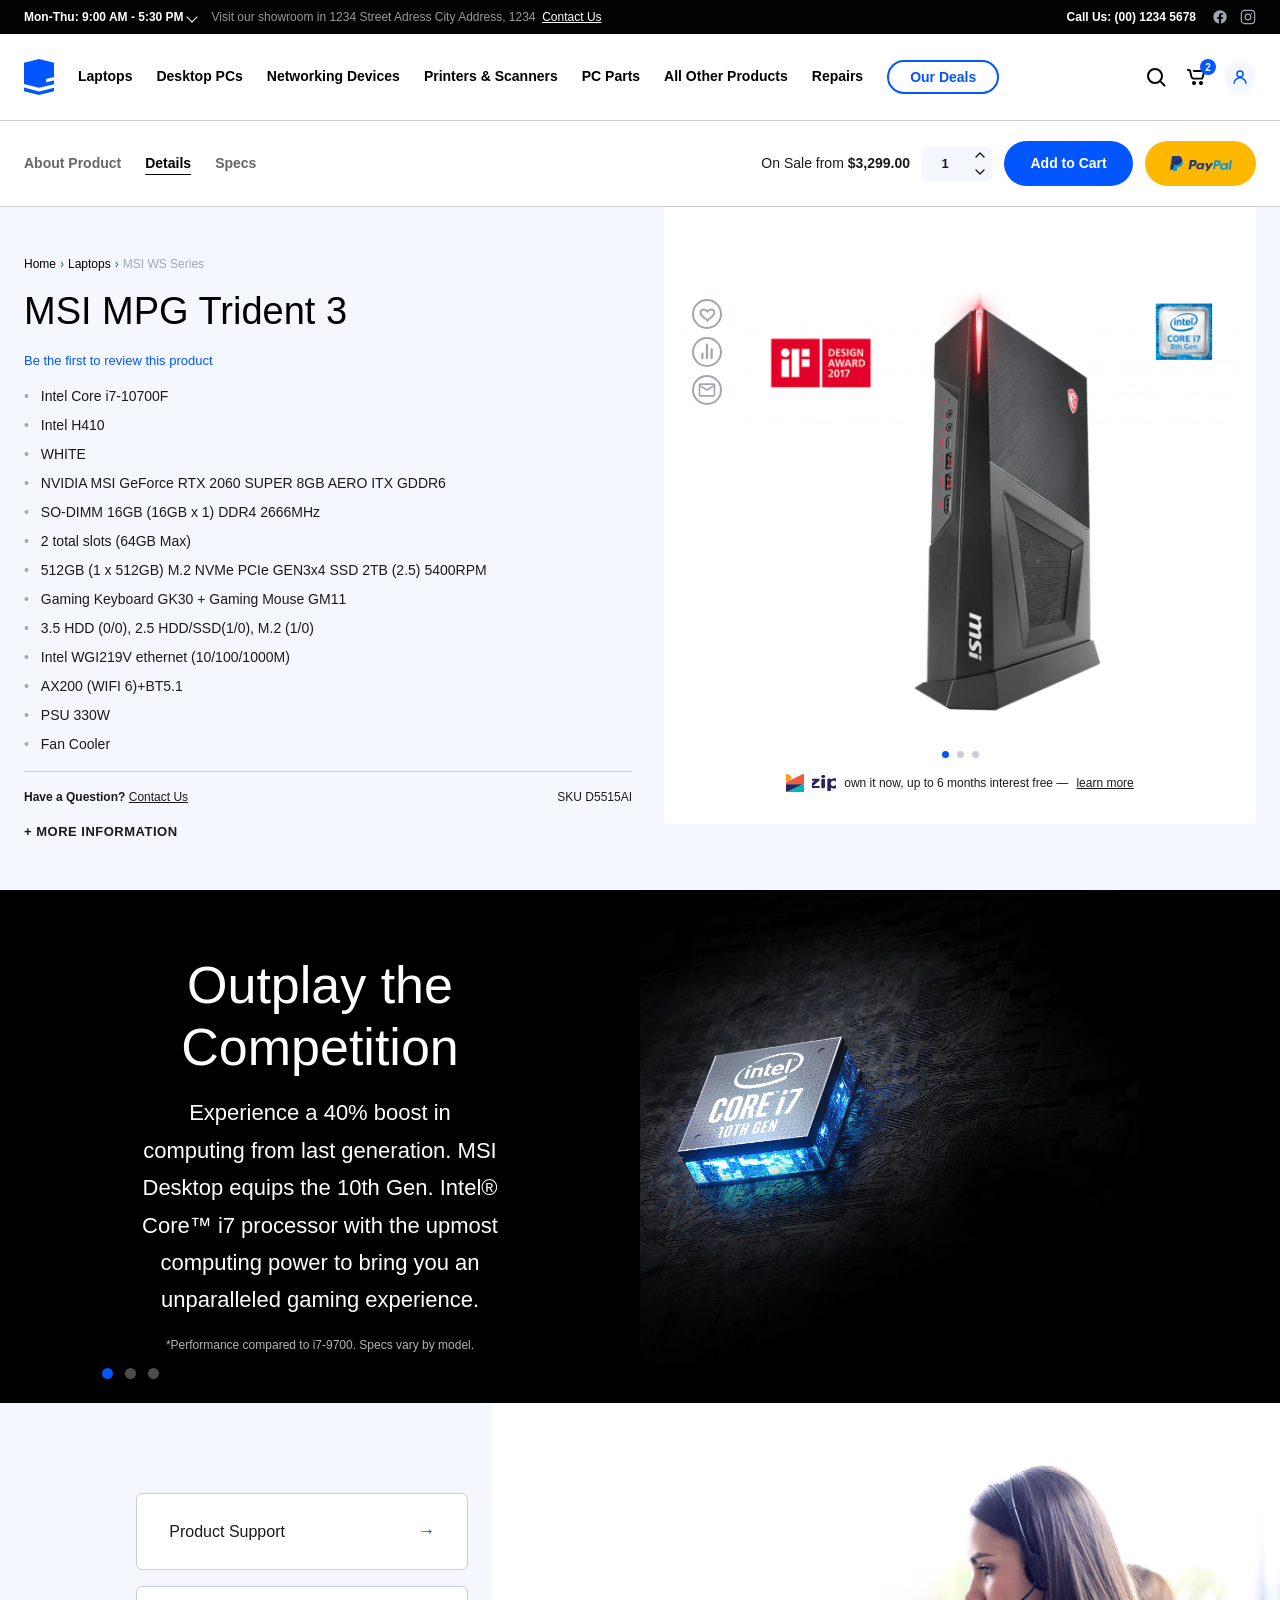
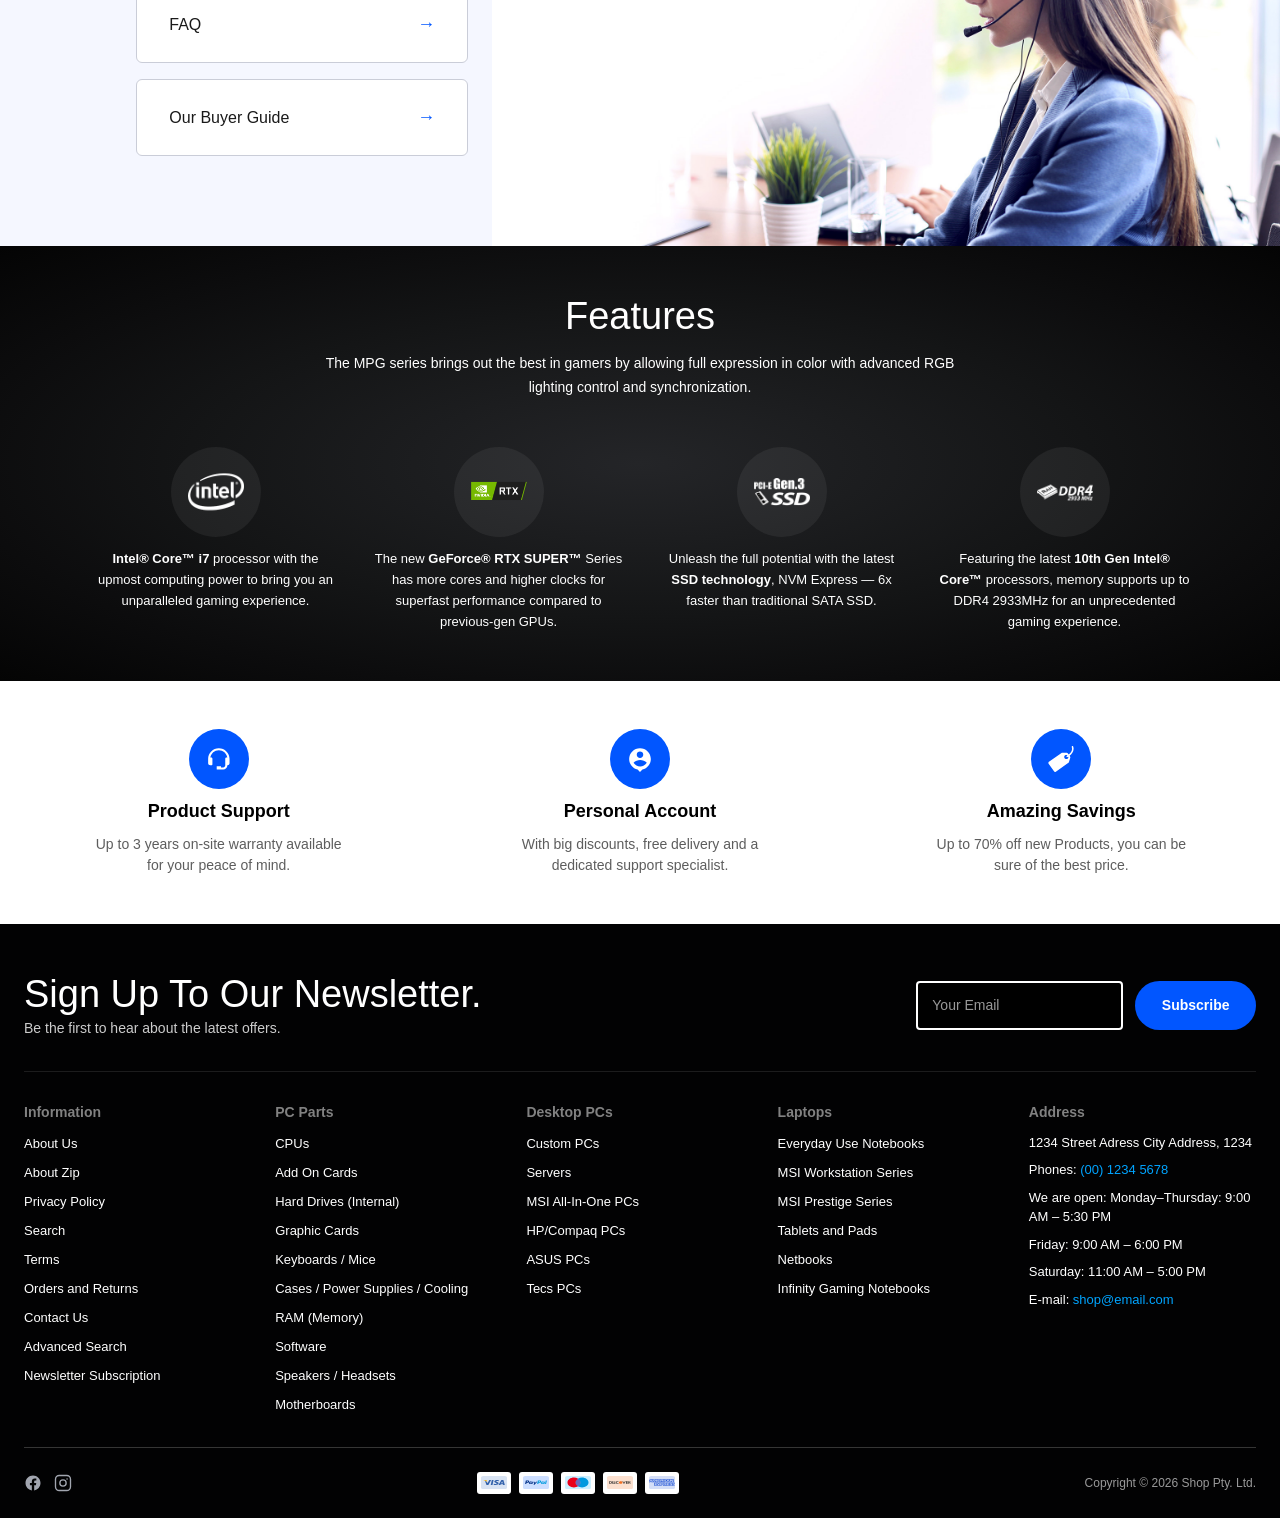
<file: product.html>
<!DOCTYPE html>
<html lang="en">
<head>
<meta charset="UTF-8">
<meta name="viewport" content="width=device-width, initial-scale=1.0">
<meta name="description" content="MSI MPG Trident 3 gaming desktop — Intel Core i7-10700F, RTX 2060 Super, 16GB RAM, 512GB SSD. On sale now at Shop Pty Ltd.">
<title>MSI MPG Trident 3 — Gaming Desktop | Shop Pty Ltd</title>
<link rel="stylesheet" href="css/reset.css">
<link rel="stylesheet" href="css/variables.css">
<link rel="stylesheet" href="css/base.css">
<link rel="stylesheet" href="css/header.css">
<link rel="stylesheet" href="css/footer.css">
<link rel="stylesheet" href="css/components.css">
<link rel="stylesheet" href="css/product.css">
</head>
<body>

<header class="site-header">
  <div class="topbar">
    <div class="container container--wide topbar__inner">
      <details class="topbar__hours">
        <summary>Mon-Thu: 9:00 AM - 5:30 PM</summary>
        <div class="topbar__hours-panel">
          <p><strong>Monday&ndash;Thursday:</strong> 9:00 AM &ndash; 5:30 PM</p>
          <p><strong>Friday:</strong> 9:00 AM &ndash; 6:00 PM</p>
          <p><strong>Saturday:</strong> 11:00 AM &ndash; 5:00 PM</p>
        </div>
      </details>
      <p class="topbar__visit">Visit our showroom in 1234 Street Adress City Address, 1234&nbsp; <a href="contact.html">Contact Us</a></p>
      <div class="topbar__right">
        <a class="topbar__call" href="tel:+0012345678">Call Us: (00) 1234 5678</a>
        <div class="topbar__social">
          <a href="#" aria-label="Facebook"><svg viewBox="0 0 24 24"><path d="M22 12.06C22 6.5 17.52 2 12 2S2 6.5 2 12.06c0 5 3.66 9.16 8.44 9.94v-7.03H7.9v-2.91h2.54V9.85c0-2.51 1.49-3.9 3.78-3.9 1.1 0 2.24.2 2.24.2v2.46h-1.26c-1.24 0-1.63.77-1.63 1.56v1.87h2.78l-.44 2.91h-2.34V22c4.78-.78 8.44-4.94 8.44-9.94z"/></svg></a>
          <a href="#" aria-label="Instagram"><svg viewBox="0 0 24 24" fill="none" stroke="currentColor" stroke-width="1.8"><rect x="2" y="2" width="20" height="20" rx="5"/><circle cx="12" cy="12" r="4.2"/><circle cx="17.4" cy="6.6" r="1" fill="currentColor" stroke="none"/></svg></a>
        </div>
      </div>
    </div>
  </div>

  <div class="mainbar">
    <div class="container container--wide mainbar__inner">
      <a href="index.html" class="logo" aria-label="Shop home">
        <img src="assets/img/logo-mark.svg" alt="Shop" width="46" height="69">
      </a>

      <input type="checkbox" id="nav-toggle" class="nav-toggle">
      <label for="nav-toggle" class="hamburger" aria-label="Toggle menu">
        <span class="hamburger__line"></span><span class="hamburger__line"></span><span class="hamburger__line"></span>
      </label>
      <label for="nav-toggle" class="nav-overlay"></label>

      <nav class="mainnav" aria-label="Primary">
        <ul class="mainnav__list">
          <li><a href="catalog.html" aria-current="page">Laptops</a></li>
          <li><a href="catalog.html">Desktop PCs</a></li>
          <li><a href="catalog.html">Networking Devices</a></li>
          <li><a href="catalog.html">Printers &amp; Scanners</a></li>
          <li><a href="catalog.html">PC Parts</a></li>
          <li><a href="catalog.html">All Other Products</a></li>
          <li><a href="catalog.html">Repairs</a></li>
        </ul>
        <div class="mainnav__deals"><a href="catalog.html" class="btn btn--outline">Our Deals</a></div>
      </nav>

      <div class="mainbar__actions">
        <a class="icon-btn" href="catalog.html" aria-label="Search products">
          <svg viewBox="0 0 24 24" fill="none" stroke="currentColor" stroke-width="2"><circle cx="11" cy="11" r="7"/><line x1="21" y1="21" x2="16.65" y2="16.65"/></svg>
        </a>
        <a class="icon-btn" href="#" aria-label="Cart, 2 items">
          <svg viewBox="0 0 25 25" fill="currentColor"><path d="M10.4166 20.8333C9.8641 20.8333 9.3342 20.6138 8.94349 20.2231C8.55279 19.8324 8.3333 19.3025 8.3333 18.75C8.3333 18.1975 8.55279 17.6676 8.94349 17.2769C9.3342 16.8862 9.8641 16.6667 10.4166 16.6667C10.9692 16.6667 11.4991 16.8862 11.8898 17.2769C12.2805 17.6676 12.5 18.1975 12.5 18.75C12.5 19.3025 12.2805 19.8324 11.8898 20.2231C11.4991 20.6138 10.9692 20.8333 10.4166 20.8333ZM17.7083 20.8333C17.1558 20.8333 16.6259 20.6138 16.2352 20.2231C15.8445 19.8324 15.625 19.3025 15.625 18.75C15.625 18.1975 15.8445 17.6676 16.2352 17.2769C16.6259 16.8862 17.1558 16.6667 17.7083 16.6667C18.2608 16.6667 18.7907 16.8862 19.1814 17.2769C19.5721 17.6676 19.7916 18.1975 19.7916 18.75C19.7916 19.3025 19.5721 19.8324 19.1814 20.2231C18.7907 20.6138 18.2608 20.8333 17.7083 20.8333ZM4.12705 6.16979C3.86701 6.1614 3.62043 6.05221 3.43944 5.86529C3.25846 5.67838 3.15727 5.4284 3.15727 5.16823C3.15727 4.90805 3.25846 4.65808 3.43944 4.47116C3.62043 4.28425 3.86701 4.17505 4.12705 4.16667H5.32601C6.26559 4.16667 7.07809 4.81875 7.28226 5.73542L8.58747 11.6125C8.79163 12.5292 9.60413 13.1812 10.5437 13.1812H18.3687L19.8708 7.17083H10.1364C9.87883 7.15908 9.63568 7.04848 9.45755 6.86203C9.27942 6.67559 9.18002 6.42765 9.18002 6.16979C9.18002 5.91193 9.27942 5.66399 9.45755 5.47755C9.63568 5.29111 9.87883 5.1805 10.1364 5.16875H19.8708C20.1753 5.16866 20.4758 5.238 20.7495 5.37149C21.0232 5.50499 21.2629 5.69913 21.4503 5.93915C21.6377 6.17917 21.7679 6.45876 21.831 6.75666C21.8941 7.05456 21.8885 7.36293 21.8145 7.65833L20.3125 13.6667C20.2042 14.1002 19.954 14.4851 19.6018 14.7601C19.2496 15.0351 18.8156 15.1844 18.3687 15.1844H10.5437C9.63204 15.1845 8.7476 14.8737 8.03644 14.3032C7.32528 13.7328 6.82995 12.9369 6.63226 12.0469L5.32601 6.16979H4.12705Z"/></svg>
          <span class="cart-count">2</span>
        </a>
        <a class="account-avatar" href="#" aria-label="My account">
          <svg viewBox="0 0 24 24" fill="none" stroke="currentColor" stroke-width="2"><circle cx="12" cy="8" r="4"/><path d="M4 21c0-4.4 3.6-8 8-8s8 3.6 8 8"/></svg>
        </a>
      </div>
    </div>
  </div>
</header>

<main>

  <div class="product-bar">
    <div class="container container--wide product-bar__inner">
      <nav class="tabs__nav" aria-label="Product information tabs">
        <a href="product.html">About Product</a>
        <a href="product.html" class="is-active" aria-current="page">Details</a>
        <a href="product.html">Specs</a>
      </nav>

      <div class="product-bar__buy">
        <p class="product-bar__price">On Sale from <strong>$3,299.00</strong></p>

        <div class="qty-stepper">
          <label class="visually-hidden" for="qty">Quantity</label>
          <input type="number" id="qty" value="1" min="1" max="10">
          <div class="qty-stepper__btns">
            <button type="button" aria-label="Increase quantity"><svg viewBox="0 0 10 6"><polyline points="1,5 5,1 9,5" fill="none" stroke="currentColor" stroke-width="1.4" stroke-linecap="round" stroke-linejoin="round"/></svg></button>
            <button type="button" aria-label="Decrease quantity"><svg viewBox="0 0 10 6"><polyline points="1,1 5,5 9,1" fill="none" stroke="currentColor" stroke-width="1.4" stroke-linecap="round" stroke-linejoin="round"/></svg></button>
          </div>
        </div>

        <button type="button" class="btn btn--primary">Add to Cart</button>
        <button type="button" class="btn btn--paypal" aria-label="Check out with PayPal">
          <svg class="paypal-mark" viewBox="0 0 72 18" fill="none" xmlns="http://www.w3.org/2000/svg" aria-hidden="true">
            <path d="M55.6932 5H52.0409C51.8261 5 51.6113 5.21053 51.5039 5.42105L50 14.6842C50 14.8947 50.1074 15 50.3223 15H52.2558C52.4706 15 52.578 14.8947 52.578 14.6842L53.0077 12.0526C53.0077 11.8421 53.2225 11.6316 53.5448 11.6316H54.7264C57.197 11.6316 58.5935 10.4737 58.9157 8.15789C59.1306 7.21053 58.9157 6.36842 58.486 5.84211C57.8415 5.31579 56.8748 5 55.6932 5ZM56.1228 8.47368C55.908 9.73684 54.9412 9.73684 53.9745 9.73684H53.33L53.7596 7.31579C53.7596 7.21053 53.8671 7.10526 54.0819 7.10526H54.2967C54.9412 7.10526 55.5858 7.10526 55.908 7.52631C56.1228 7.63158 56.1228 7.94737 56.1228 8.47368Z" fill="#139AD6"/>
            <path d="M27.6572 4.59998H23.7715C23.5429 4.59998 23.3144 4.82855 23.2001 5.05712L21.6001 15.1142C21.6001 15.3428 21.7144 15.4571 21.943 15.4571H23.7715C24.0001 15.4571 24.2287 15.2285 24.3429 14.9999L24.8001 12.2571C24.8001 12.0285 25.0287 11.8 25.3715 11.8H26.6287C29.2572 11.8 30.7429 10.5428 31.0858 8.02854C31.3144 6.99997 31.0858 6.08569 30.6286 5.51426C29.9429 4.94283 29.0286 4.59998 27.6572 4.59998ZM28.1144 8.37139C27.8858 9.74282 26.8572 9.74282 25.8287 9.74282H25.2572L25.7144 7.11425C25.7144 6.99997 25.8287 6.88568 26.0572 6.88568H26.2858C26.9715 6.88568 27.6572 6.88568 28.0001 7.34282C28.1144 7.45711 28.2287 7.79997 28.1144 8.37139Z" fill="#263B80"/>
            <path d="M39.4286 8.25714H37.6C37.4857 8.25714 37.2572 8.37142 37.2572 8.48571L37.1429 9.05713L37.0286 8.82856C36.5714 8.25714 35.7714 8.02856 34.8572 8.02856C32.8 8.02856 30.9715 9.62856 30.6286 11.8C30.4 12.9428 30.7429 13.9714 31.3143 14.6571C31.8857 15.3428 32.6857 15.5714 33.7143 15.5714C35.4286 15.5714 36.3429 14.5428 36.3429 14.5428L36.2286 15.1143C36.2286 15.3428 36.3429 15.4571 36.5714 15.4571H38.2857C38.5143 15.4571 38.7429 15.2285 38.8572 15L39.8857 8.59999C39.7714 8.48571 39.5429 8.25714 39.4286 8.25714ZM36.8 11.9143C36.5714 12.9428 35.7714 13.7428 34.6286 13.7428C34.0572 13.7428 33.6 13.5143 33.3715 13.2857C33.1429 12.9428 33.0286 12.4857 33.0286 11.9143C33.1429 10.8857 34.0572 10.0857 35.0857 10.0857C35.6572 10.0857 36 10.3143 36.3429 10.5428C36.6857 10.8857 36.8 11.4571 36.8 11.9143Z" fill="#263B80"/>
            <path d="M67.51 8.24243H65.5498C65.4273 8.24243 65.1823 8.36364 65.1823 8.48485L65.0598 9.09091L64.9373 8.84849C64.4472 8.24243 63.5897 8 62.6096 8C60.4044 8 58.4443 9.69697 58.0767 12C57.8317 13.2121 58.1993 14.303 58.8118 15.0303C59.4243 15.7576 60.2819 16 61.3845 16C63.2221 16 64.2022 14.9091 64.2022 14.9091L64.0797 15.5151C64.0797 15.7576 64.2022 15.8788 64.4472 15.8788H66.2849C66.5299 15.8788 66.7749 15.6364 66.8974 15.3939L68 8.60606C67.8775 8.48485 67.755 8.24243 67.51 8.24243ZM64.6922 12.1212C64.4472 13.2121 63.5897 14.0606 62.3646 14.0606C61.752 14.0606 61.262 13.8182 61.017 13.5758C60.7719 13.2121 60.6494 12.7273 60.6494 12.1212C60.772 11.0303 61.752 10.1818 62.8546 10.1818C63.4672 10.1818 63.8347 10.4242 64.2022 10.6667C64.6922 11.0303 64.8148 11.6364 64.6922 12.1212Z" fill="#139AD6"/>
            <path d="M49.7137 8H47.7899C47.5636 8 47.4504 8.11494 47.3372 8.22988L44.8476 12.1379L43.716 8.45977C43.6028 8.22988 43.4896 8.11494 43.1501 8.11494H41.3395C41.1132 8.11494 41 8.34483 41 8.57471L43.037 14.6667L41.1132 17.4253C41 17.6552 41.1132 18 41.3395 18H43.1501C43.3765 18 43.4896 17.8851 43.6028 17.7701L49.8269 8.68966C50.1664 8.34483 49.94 8 49.7137 8Z" fill="#263B80"/>
            <path d="M69.5556 5.27587L68 15.6541C68 15.8847 68.1111 16 68.3333 16H69.8889C70.1111 16 70.3333 15.7694 70.4444 15.5387L72 5.39118C72 5.16055 71.8889 5.04524 71.6667 5.04524H69.8889C69.7778 4.92992 69.6667 5.04524 69.5556 5.27587Z" fill="#139AD6"/>
            <path d="M13.0638 1.35211C12.2686 0.450703 10.7918 0 8.74706 0H3.06715C2.72636 0 2.38556 0.338026 2.27196 0.676055L0 15.4366C0 15.7746 0.227196 16 0.454393 16H3.97594L4.88472 10.4789V10.7042C4.99832 10.3662 5.33911 10.0282 5.67991 10.0282H7.38388C10.6782 10.0282 13.1774 8.67606 13.9726 4.95775C13.9726 4.84507 13.9726 4.73239 13.9726 4.61972C13.859 4.61972 13.859 4.61972 13.9726 4.61972C14.0862 3.15493 13.859 2.25352 13.0638 1.35211Z" fill="#263B80"/>
            <path d="M13.712 4C13.712 4.11765 13.712 4.2353 13.712 4.35294C12.9566 8.35294 10.5826 9.64706 7.45314 9.64706H5.83448C5.51075 9.64706 5.18702 10 5.07911 10.3529L4 17.5294C4 17.7647 4.10791 18 4.43164 18H7.23732C7.56105 18 7.88479 17.7647 7.88479 17.4118V17.2941L8.42434 13.6471V13.4118C8.42434 13.0588 8.74807 12.8235 9.07181 12.8235H9.50345C12.2012 12.8235 14.3594 11.6471 14.899 8.11765C15.1148 6.70588 15.0069 5.41176 14.3594 4.58824C14.2515 4.35294 14.0357 4.11765 13.712 4Z" fill="#139AD6"/>
            <path d="M13 4.35C12.8889 4.35 12.7778 4.23333 12.6667 4.23333C12.5556 4.23333 12.4444 4.23333 12.3333 4.11666C11.8889 4 11.4444 4 10.8889 4H6.55556C6.44444 4 6.33333 4 6.22222 4.11666C6 4.23333 5.88889 4.46666 5.88889 4.7L5 10.7667V11C5.11111 10.65 5.44444 10.3 5.77778 10.3H7.44444C10.6667 10.3 13.1111 8.9 13.8889 5.05C13.8889 4.93333 13.8889 4.81666 14 4.7C13.7778 4.58333 13.6667 4.46667 13.4444 4.46667C13.1111 4.35 13.1111 4.35 13 4.35Z" fill="#232C65"/>
          </svg>
        </button>
      </div>
    </div>
  </div>

  <section class="product-hero">
   <div class="container product-hero__inner">
    <div class="product-hero__info">
      <p class="breadcrumb"><a href="index.html">Home</a><span class="sep">&rsaquo;</span><a href="catalog.html">Laptops</a><span class="sep">&rsaquo;</span><span class="current">MSI WS Series</span></p>

      <h1>MSI MPG Trident 3</h1>
      <a class="product-hero__review-link" href="contact.html">Be the first to review this product</a>

      <ul class="spec-list">
        <li>Intel Core i7-10700F</li>
        <li>Intel H410</li>
        <li>WHITE</li>
        <li>NVIDIA MSI GeForce RTX 2060 SUPER 8GB AERO ITX GDDR6</li>
        <li>SO-DIMM 16GB (16GB x 1) DDR4 2666MHz</li>
        <li>2 total slots (64GB Max)</li>
        <li>512GB (1 x 512GB) M.2 NVMe PCIe GEN3x4 SSD 2TB (2.5) 5400RPM</li>
        <li>Gaming Keyboard GK30 + Gaming Mouse GM11</li>
        <li>3.5 HDD (0/0), 2.5 HDD/SSD(1/0), M.2 (1/0)</li>
        <li>Intel WGI219V ethernet (10/100/1000M)</li>
        <li>AX200 (WIFI 6)+BT5.1</li>
        <li>PSU 330W</li>
        <li>Fan Cooler</li>
      </ul>

      <div class="product-meta-row">
        <span><strong>Have a Question?</strong> <a href="contact.html">Contact Us</a></span>
        <span>SKU D5515AI</span>
      </div>

      <a class="product-more" href="#product-specs-table">+ More information</a>
    </div>

    <div class="product-hero__gallery">
      <div class="gallery-stage">
        <div class="gallery-actions">
          <button type="button" aria-label="Add to wish list">
            <svg viewBox="0 0 30 30" fill="none" xmlns="http://www.w3.org/2000/svg">
              <circle cx="15" cy="15" r="14" stroke="currentColor" stroke-width="2"/>
              <path d="M18.8926 10.375C19.9608 10.3751 20.8024 10.7311 21.3711 11.2783C21.937 11.8228 22.2939 12.6141 22.2939 13.6094C22.2939 14.6804 21.8645 15.593 21.1289 16.4766C20.5628 17.1566 19.8484 17.7808 19.0605 18.4189L18.251 19.0645C17.3067 19.8098 16.2536 20.6415 15.3955 21.5713C14.5382 20.6414 13.4841 19.8093 12.542 19.0645L11.7324 18.4189C10.9443 17.7805 10.2301 17.1557 9.66406 16.4756C8.92889 15.5921 8.5 14.68 8.5 13.6094C8.50002 12.6143 8.85605 11.8228 9.42188 11.2783C9.99073 10.7311 10.8335 10.375 11.9023 10.375C12.9793 10.3751 14.0116 11.1453 14.6855 11.8252L15.3955 12.542L16.1055 11.8252C16.7787 11.146 17.8143 10.375 18.8926 10.375Z" stroke="currentColor" stroke-width="2"/>
            </svg>
          </button>
          <button type="button" aria-label="Add to compare">
            <svg viewBox="0 0 30 30" fill="none" xmlns="http://www.w3.org/2000/svg">
              <circle cx="15" cy="15" r="14" stroke="currentColor" stroke-width="2"/>
              <path d="M10.379 21.0884V16.6027" stroke="currentColor" stroke-width="2.2" stroke-linecap="round"/>
              <path d="M14.9585 21.0884L14.9585 7.69239" stroke="currentColor" stroke-width="2.2" stroke-linecap="round"/>
              <path d="M19.6202 21.0883L19.6202 12.2467" stroke="currentColor" stroke-width="2.2" stroke-linecap="round"/>
            </svg>
          </button>
          <a href="contact.html" aria-label="Ask a question about this product">
            <svg viewBox="0 0 30 30" fill="none" xmlns="http://www.w3.org/2000/svg">
              <circle cx="15" cy="15" r="14" stroke="currentColor" stroke-width="2"/>
              <g transform="translate(6.65 8.317)">
                <path d="M15.0168 0.85H1.68346C1.22322 0.85 0.850122 1.2231 0.850122 1.68333V11.6833C0.850122 12.1436 1.22322 12.5167 1.68346 12.5167H15.0168C15.477 12.5167 15.8501 12.1436 15.8501 11.6833V1.68333C15.8501 1.2231 15.477 0.85 15.0168 0.85Z" stroke="currentColor" stroke-width="1.6" stroke-linecap="round"/>
                <path d="M0.850122 2.1L8.35012 6.68333L15.8501 2.1" stroke="currentColor" stroke-width="1.6" stroke-linecap="round"/>
              </g>
            </svg>
          </a>
        </div>
        <img src="assets/img/product-gallery-1.png" alt="MSI MPG Trident 3 gaming desktop, front angle view">
        <div class="gallery-dots"><span></span><span></span><span></span></div>
      </div>
      <p class="product-zip">
        <img src="assets/img/zip-icon.svg" alt="">
        <img src="assets/img/zip-text.svg" alt="zip">
        own it now, up to 6 months interest free &mdash; <a href="#">learn more</a>
      </p>
    </div>
   </div>
  </section>


  <section class="cpu-promo">
    <div class="cpu-promo__text">
      <div class="cpu-promo__copy">
        <h2>Outplay the Competition</h2>
        <p>Experience a 40% boost in computing from last generation. MSI Desktop equips the 10th Gen. Intel&reg; Core&trade; i7 processor with the upmost computing power to bring you an unparalleled gaming experience.</p>
        <p>*Performance compared to i7-9700. Specs vary by model.</p>
      </div>
      <div class="cpu-promo__dots"><span></span><span></span><span></span></div>
    </div>
    <div class="cpu-promo__media">
      <img src="assets/img/promo-cpu.png" alt="Intel Core i7 10th Gen processor chip illustration">
    </div>
  </section>

  <section class="support-callout">
    <div class="support-callout__links">
      <a href="contact.html">Product Support <span>&rarr;</span></a>
      <a href="contact.html">FAQ <span>&rarr;</span></a>
      <a href="contact.html">Our Buyer Guide <span>&rarr;</span></a>
    </div>
    <div class="support-callout__photo">
      <img src="assets/img/product-support-photo.png" alt="Customer support specialist assisting a customer">
    </div>
  </section>


  <section class="features-strip">
    <div class="container">
      <h2>Features</h2>
      <p class="features-strip__lead">The MPG series brings out the best in gamers by allowing full expression in color with advanced RGB lighting control and synchronization.</p>

      <div class="features-grid">
        <div class="feature-item">
          <div class="feature-item__icon"><img src="assets/img/feature-intel.png" alt="Intel"></div>
          <p><strong>Intel&reg; Core&trade; i7</strong> processor with the upmost computing power to bring you an unparalleled gaming experience.</p>
        </div>
        <div class="feature-item">
          <div class="feature-item__icon"><img src="assets/img/feature-rtx.png" alt="NVIDIA GeForce RTX"></div>
          <p>The new <strong>GeForce&reg; RTX SUPER&trade;</strong> Series has more cores and higher clocks for superfast performance compared to previous-gen GPUs.</p>
        </div>
        <div class="feature-item">
          <div class="feature-item__icon"><img src="assets/img/feature-ssd.png" alt="NVMe SSD"></div>
          <p>Unleash the full potential with the latest <strong>SSD technology</strong>, NVM Express &mdash; 6x faster than traditional SATA SSD.</p>
        </div>
        <div class="feature-item">
          <div class="feature-item__icon"><img src="assets/img/feature-ddr4.png" alt="DDR4 2933MHz memory"></div>
          <p>Featuring the latest <strong>10th Gen Intel&reg; Core&trade;</strong> processors, memory supports up to DDR4 2933MHz for an unprecedented gaming experience.</p>
        </div>
      </div>
    </div>
  </section>

</main>

<footer>
  <section class="support-strip">
    <div class="container container--wide support-strip__grid">
      <div class="support-item">
        <div class="support-item__icon">
	  <svg width="30" height="30" viewBox="0 0 30 30" fill="none" xmlns="http://www.w3.org/2000/svg">
	    <path d="M14.81 2.46835C8.00478 2.46835 2.46826 8.00487 2.46826 14.8101V19.9233C2.46826 21.1871 3.57532 22.2152 4.93662 22.2152H6.17079C6.49812 22.2152 6.81204 22.0852 7.04349 21.8537C7.27494 21.6223 7.40497 21.3083 7.40497 20.981V14.6336C7.40497 14.3063 7.27494 13.9924 7.04349 13.7609C6.81204 13.5295 6.49812 13.3995 6.17079 13.3995H5.05016C5.73636 8.6232 9.84617 4.93671 14.81 4.93671C19.7739 4.93671 23.8837 8.6232 24.5699 13.3995H23.4493C23.122 13.3995 22.808 13.5295 22.5766 13.7609C22.3451 13.9924 22.2151 14.3063 22.2151 14.6336V22.2152C22.2151 23.5765 21.108 24.6835 19.7467 24.6835H17.2784V23.4494H12.3417V27.1519H19.7467C22.4693 27.1519 24.6835 24.9378 24.6835 22.2152C26.0448 22.2152 27.1518 21.1871 27.1518 19.9233V14.8101C27.1518 8.00487 21.6153 2.46835 14.81 2.46835Z" fill="white"/>
          </svg>
	</div>
        <h3>Product Support</h3>
        <p>Up to 3 years on-site warranty available for your peace of mind.</p>
      </div>
      <div class="support-item">
        <div class="support-item__icon">
	  <svg width="30" height="30" viewBox="0 0 30 30" fill="none" xmlns="http://www.w3.org/2000/svg">
	    <path d="M17.82 27.18L15 30L12.18 27.18C6.6375 25.9 2.5 20.93 2.5 15C2.5 8.1 8.1 2.5 15 2.5C21.9 2.5 27.5 8.1 27.5 15C27.5 20.93 23.3625 25.9 17.82 27.18ZM7.52875 19.27C9.36375 22.0075 12.1187 23.75 15.2 23.75C18.28 23.75 21.0362 22.0088 22.87 19.27C20.7897 17.3257 18.0474 16.246 15.2 16.25C12.3521 16.2457 9.60939 17.3255 7.52875 19.27ZM15 13.75C15.9946 13.75 16.9484 13.3549 17.6517 12.6517C18.3549 11.9484 18.75 10.9946 18.75 10C18.75 9.00544 18.3549 8.05161 17.6517 7.34835C16.9484 6.64509 15.9946 6.25 15 6.25C14.0054 6.25 13.0516 6.64509 12.3483 7.34835C11.6451 8.05161 11.25 9.00544 11.25 10C11.25 10.9946 11.6451 11.9484 12.3483 12.6517C13.0516 13.3549 14.0054 13.75 15 13.75Z" fill="white"/>
	  </svg>
	</div>
        <h3>Personal Account</h3>
        <p>With big discounts, free delivery and a dedicated support specialist.</p>
      </div>
      <div class="support-item">
        <div class="support-item__icon">
	  <svg width="26" height="26" viewBox="0 0 26 26" fill="none" xmlns="http://www.w3.org/2000/svg">
	    <g clip-path="url(#clip0_1954_2837)">
	      <path d="M25.2045 0.526478C25.129 0.338644 24.9841 0.187117 24.7998 0.103422C24.6155 0.0197263 24.406 0.0103057 24.215 0.07712C24.0239 0.143934 23.866 0.281839 23.774 0.462145C23.682 0.642451 23.6631 0.851277 23.7212 1.04518C24.9289 4.51618 22.5317 7.10838 20.7039 8.49678L19.9655 7.43858C19.7172 7.08368 19.1621 6.78858 18.7305 6.78338L14.5861 6.80158C14.0798 6.81687 13.5871 6.96869 13.16 7.24098L0.947762 15.8041C0.663705 16.004 0.470427 16.3083 0.410245 16.6504C0.350063 16.9924 0.427882 17.3444 0.626662 17.6293L6.17636 25.5697C6.59236 26.1612 7.25666 26.0897 7.84946 25.6763L20.0617 17.1119C20.4127 16.8636 20.8183 16.328 20.9613 15.9185L22.2587 11.83C22.4017 11.4218 22.3146 10.7991 22.0663 10.4442L21.6165 9.79938C24.0709 7.91828 26.6189 4.59418 25.2045 0.526478ZM19.5222 12.6919C19.2972 12.8494 19.0434 12.961 18.7753 13.0203C18.5071 13.0797 18.2299 13.0856 17.9595 13.0378C17.6891 12.99 17.4307 12.8894 17.1992 12.7417C16.9677 12.594 16.7675 12.4022 16.6102 12.1771C16.2916 11.7216 16.1667 11.1584 16.263 10.611C16.3593 10.0635 16.6688 9.5767 17.1237 9.25728C17.4803 9.00744 17.906 8.87526 18.3414 8.87923C18.7768 8.88319 19.2001 9.02309 19.5521 9.27938C19.1985 9.49258 18.9554 9.61738 18.9099 9.63688C18.7487 9.71372 18.6184 9.84301 18.5404 10.0036C18.4623 10.1641 18.4411 10.3465 18.4803 10.5206C18.5194 10.6948 18.6165 10.8506 18.7558 10.9623C18.895 11.0741 19.068 11.1352 19.2466 11.1358C19.3584 11.1358 19.4728 11.1098 19.5807 11.0591C19.8329 10.9395 20.1033 10.7978 20.3854 10.6301C20.4503 11.0202 20.4037 11.4206 20.2509 11.7854C20.0982 12.1502 19.8456 12.4644 19.5222 12.6919Z" fill="white"/>
	     </g>
	     <defs>
	       <clipPath id="clip0_1954_2837">
               <rect width="26" height="26" fill="white"/>
               </clipPath>
             </defs>
          </svg>
	</div>
        <h3>Amazing Savings</h3>
        <p>Up to 70% off new Products, you can be sure of the best price.</p>
      </div>
    </div>
  </section>

  <div class="footer-main">
    <div class="container container--wide">
      <div class="newsletter">
        <div class="newsletter__heading">
          <h2>Sign Up To Our Newsletter.</h2>
          <p>Be the first to hear about the latest offers.</p>
        </div>
        <form class="newsletter__form" action="#" method="get">
          <label class="visually-hidden" for="newsletter-email">Your Email</label>
          <input id="newsletter-email" type="email" name="email" placeholder="Your Email" required>
          <button type="submit" class="btn btn--primary">Subscribe</button>
        </form>
      </div>

      <div class="footer-links">
        <div class="footer-col">
          <h3>Information</h3>
          <ul>
            <li><a href="#">About Us</a></li>
            <li><a href="#">About Zip</a></li>
            <li><a href="#">Privacy Policy</a></li>
            <li><a href="catalog.html">Search</a></li>
            <li><a href="#">Terms</a></li>
            <li><a href="#">Orders and Returns</a></li>
            <li><a href="contact.html">Contact Us</a></li>
            <li><a href="#">Advanced Search</a></li>
            <li><a href="#">Newsletter Subscription</a></li>
          </ul>
        </div>
        <div class="footer-col">
          <h3>PC Parts</h3>
          <ul>
            <li><a href="catalog.html">CPUs</a></li>
            <li><a href="catalog.html">Add On Cards</a></li>
            <li><a href="catalog.html">Hard Drives (Internal)</a></li>
            <li><a href="catalog.html">Graphic Cards</a></li>
            <li><a href="catalog.html">Keyboards / Mice</a></li>
            <li><a href="catalog.html">Cases / Power Supplies / Cooling</a></li>
            <li><a href="catalog.html">RAM (Memory)</a></li>
            <li><a href="catalog.html">Software</a></li>
            <li><a href="catalog.html">Speakers / Headsets</a></li>
            <li><a href="catalog.html">Motherboards</a></li>
          </ul>
        </div>
        <div class="footer-col">
          <h3>Desktop PCs</h3>
          <ul>
            <li><a href="catalog.html">Custom PCs</a></li>
            <li><a href="catalog.html">Servers</a></li>
            <li><a href="catalog.html">MSI All-In-One PCs</a></li>
            <li><a href="catalog.html">HP/Compaq PCs</a></li>
            <li><a href="catalog.html">ASUS PCs</a></li>
            <li><a href="catalog.html">Tecs PCs</a></li>
          </ul>
        </div>
        <div class="footer-col">
          <h3>Laptops</h3>
          <ul>
            <li><a href="catalog.html">Everyday Use Notebooks</a></li>
            <li><a href="catalog.html">MSI Workstation Series</a></li>
            <li><a href="catalog.html">MSI Prestige Series</a></li>
            <li><a href="catalog.html">Tablets and Pads</a></li>
            <li><a href="catalog.html">Netbooks</a></li>
            <li><a href="catalog.html">Infinity Gaming Notebooks</a></li>
          </ul>
        </div>
        <div class="footer-col">
          <h3>Address</h3>
          <address>
            <span>1234 Street Adress City Address, 1234</span>
            <span>Phones: <a href="tel:+0012345678">(00) 1234 5678</a></span>
            <span>We are open: Monday&ndash;Thursday: 9:00 AM &ndash; 5:30 PM</span>
            <span>Friday: 9:00 AM &ndash; 6:00 PM</span>
            <span>Saturday: 11:00 AM &ndash; 5:00 PM</span>
            <span>E-mail: <a href="mailto:shop@email.com">shop@email.com</a></span>
          </address>
        </div>
      </div>

      <div class="footer-bottom">
        <div class="footer-bottom__social">
          <a href="#" aria-label="Facebook"><svg viewBox="0 0 24 24"><path d="M22 12.06C22 6.5 17.52 2 12 2S2 6.5 2 12.06c0 5 3.66 9.16 8.44 9.94v-7.03H7.9v-2.91h2.54V9.85c0-2.51 1.49-3.9 3.78-3.9 1.1 0 2.24.2 2.24.2v2.46h-1.26c-1.24 0-1.63.77-1.63 1.56v1.87h2.78l-.44 2.91h-2.34V22c4.78-.78 8.44-4.94 8.44-9.94z"/></svg></a>
          <a href="#" aria-label="Instagram"><svg viewBox="0 0 24 24" fill="none" stroke="currentColor" stroke-width="1.8"><rect x="2" y="2" width="20" height="20" rx="5"/><circle cx="12" cy="12" r="4.2"/><circle cx="17.4" cy="6.6" r="1" fill="currentColor" stroke="none"/></svg></a>
        </div>
        <div class="footer-bottom__payments">
          <img src="assets/img/payment-visa.svg" alt="Visa">
          <img src="assets/img/payment-paypal.svg" alt="PayPal">
          <img src="assets/img/payment-maestro.svg" alt="Maestro">
          <img src="assets/img/payment-discover.svg" alt="Discover">
          <img src="assets/img/payment-amex.svg" alt="American Express">
        </div>
        <p class="footer-bottom__copy">Copyright &copy; 2026 Shop Pty. Ltd.</p>
      </div>
    </div>
  </div>
</footer>

</body>
</html>
</file>
<file: css/variables.css>
:root {
  --color-primary: #0156ff;
  --color-primary-dark: #013ecf;
  --color-bg-tint: #f5f7ff;
  --color-muted: #a2a6b0;
  --color-border: #cacdd8;
  --color-black: #000000;
  --color-text: #1a1a1a;
  --color-text-secondary: #666666;
  --color-success: #78a962;
  --color-danger: #c94d3f;
  --color-accent-yellow: #ffb800;
  --color-link-light: #01a4ff;
  --color-footer-bg: #020203;
  --color-zip-text: #272560;
  --color-white: #ffffff;

  --font-base: "Poppins", "Segoe UI", Roboto, Helvetica, Arial, sans-serif;
  --fs-xs: 0.75rem;
  --fs-sm: 0.8125rem;
  --fs-base: 0.875rem;
  --fs-md: 1rem;
  --fs-lg: 1.125rem;
  --fs-xl: clamp(1.5rem, 1.2rem + 1.2vw, 2rem);
  --fs-2xl: clamp(1.75rem, 1.3rem + 1.8vw, 2.375rem);
  --fs-3xl: clamp(2rem, 1.4rem + 2.4vw, 2.75rem);

  --fw-light: 300;
  --fw-regular: 400;
  --fw-medium: 500;
  --fw-semibold: 600;
  --fw-bold: 700;

  --space-1: 0.25rem;
  --space-2: 0.5rem;
  --space-3: 0.75rem;
  --space-4: 1rem;
  --space-5: 1.5rem;
  --space-6: 2rem;
  --space-7: 3rem;
  --space-8: 4rem;

  --radius-sm: 4px;
  --radius-md: 6px;
  --radius-pill: 50px;
  --shadow-card: 0 2px 14px rgba(20, 20, 43, 0.08);
  --shadow-pop: 0 8px 30px rgba(20, 20, 43, 0.16);

  --container-max: 1920px;
  --content-max: 1396px;
  --header-h: 86px;
  --header-h-mobile: 64px;

  --ease: cubic-bezier(0.4, 0, 0.2, 1);
  --transition-fast: 150ms var(--ease);
  --transition-base: 250ms var(--ease);
}
</file>
<file: css/base.css>
body {
  font-family: var(--font-base);
  font-weight: var(--fw-regular);
  font-size: var(--fs-base);
  color: var(--color-text);
  background: var(--color-white);
}

h1, h2, h3, h4 {
  font-weight: var(--fw-medium);
  line-height: 1.2;
  color: var(--color-black);
}

a {
  -webkit-transition: color var(--transition-fast);
  -moz-transition: color var(--transition-fast);
  transition: color var(--transition-fast);
}

a:hover {
  color: var(--color-primary);
}

:focus-visible {
  outline: 2px solid var(--color-primary);
  outline-offset: 2px;
}

.visually-hidden {
  position: absolute !important;
  width: 1px;
  height: 1px;
  padding: 0;
  margin: -1px;
  overflow: hidden;
  clip: rect(0, 0, 0, 0);
  white-space: nowrap;
  border: 0;
}

.container {
  width: 100%;
  max-width: var(--content-max);
  margin-left: auto;
  margin-right: auto;
  padding-left: var(--space-5);
  padding-right: var(--space-5);
}

.container--wide {
  max-width: var(--container-max);
  margin-left: auto;
  margin-right: auto;
}

.section {
  padding-top: var(--space-7);
  padding-bottom: var(--space-7);
}

.btn {
  display: -webkit-inline-box;
  display: -ms-inline-flexbox;
  display: inline-flex;
  align-items: center;
  justify-content: center;
  gap: var(--space-2);
  font-family: var(--font-base);
  font-weight: var(--fw-semibold);
  font-size: var(--fs-base);
  border-radius: var(--radius-pill);
  padding: 0.85em 1.75em;
  line-height: 1.2;
  text-align: center;
  cursor: pointer;
  border: 2px solid transparent;
  -webkit-transition: background-color var(--transition-fast), color var(--transition-fast), border-color var(--transition-fast), -webkit-transform var(--transition-fast);
  transition: background-color var(--transition-fast), color var(--transition-fast), border-color var(--transition-fast), transform var(--transition-fast);
}

.btn:active {
  -webkit-transform: scale(0.98);
  transform: scale(0.98);
}

.btn--primary {
  background: var(--color-primary);
  color: var(--color-white);
}

.btn--primary:hover {
  background: var(--color-primary-dark);
  color: var(--color-white);
}

.btn--outline {
  background: transparent;
  border-color: var(--color-primary);
  color: var(--color-primary);
}

.btn--outline:hover {
  background: var(--color-primary);
  color: var(--color-white);
}

.btn--ghost {
  background: transparent;
  border-color: var(--color-muted);
  color: var(--color-muted);
}

.btn--ghost:hover {
  border-color: var(--color-black);
  color: var(--color-black);
}

.btn--block {
  width: 100%;
}

.btn--paypal {
  background: var(--color-accent-yellow);
  color: var(--color-zip-text);
  padding: 0.9em 1.6em;
}

.paypal-mark {
  width: 62px;
  height: auto;
  display: block;
}

.breadcrumb {
  font-size: var(--fs-xs);
  color: var(--color-black);
}

.breadcrumb a {
  color: inherit;
}

.breadcrumb .sep {
  color: var(--color-primary);
  margin: 0 var(--space-1);
}

.breadcrumb .current {
  color: var(--color-muted);
}

.section-title {
  font-size: var(--fs-xl);
  font-weight: var(--fw-semibold);
  margin-bottom: var(--space-5);
}

.rating {
  display: -webkit-box;
  display: -ms-flexbox;
  display: flex;
  align-items: center;
  gap: var(--space-1);
}

.rating__stars {
  display: -webkit-box;
  display: -ms-flexbox;
  display: flex;
  gap: 2px;
}

.rating__stars svg {
  width: 13px;
  height: 13px;
}

.rating__count {
  font-size: var(--fs-xs);
  color: var(--color-muted);
}

.badge {
  display: -webkit-inline-box;
  display: -ms-inline-flexbox;
  display: inline-flex;
  align-items: center;
  gap: var(--space-1);
  font-size: var(--fs-xs);
  color: var(--color-success);
}

.badge svg {
  width: 10px;
  height: 10px;
}

.badge--danger {
  color: var(--color-danger);
}
</file>
<file: css/header.css>
.site-header {
  position: relative;
  z-index: 100;
}

.topbar {
  background: #020202;
  color: var(--color-white);
  font-size: 0.75rem;
}

.topbar__inner {
  display: -webkit-box;
  display: -ms-flexbox;
  display: flex;
  -webkit-box-align: center;
  -ms-flex-align: center;
  align-items: center;
  -webkit-box-pack: justify;
  -ms-flex-pack: justify;
  justify-content: space-between;
  gap: var(--space-4);
  padding-top: var(--space-2);
  padding-bottom: var(--space-2);
}

.topbar__hours {
  position: relative;
}

.topbar__hours summary {
  cursor: pointer;
  list-style: none;
  display: -webkit-box;
  display: -ms-flexbox;
  display: flex;
  align-items: center;
  gap: var(--space-1);
  font-weight: var(--fw-semibold);
}

.topbar__hours summary::-webkit-details-marker {
  display: none;
}

.topbar__hours summary::after {
  content: "";
  width: 8px;
  height: 8px;
  border-right: 1.5px solid var(--color-white);
  border-bottom: 1.5px solid var(--color-white);
  transform: rotate(45deg);
  transition: transform var(--transition-fast);
}

.topbar__hours[open] summary::after {
  transform: rotate(-135deg);
}

.topbar__hours-panel {
  position: absolute;
  top: 100%;
  left: 0;
  margin-top: var(--space-2);
  background: var(--color-white);
  color: var(--color-black);
  border-radius: var(--radius-sm);
  box-shadow: var(--shadow-pop);
  padding: var(--space-3) var(--space-4);
  width: max-content;
  font-size: var(--fs-xs);
}

.topbar__hours-panel p + p {
  margin-top: 4px;
}

.topbar__visit {
  display: none;
  color: rgba(255, 255, 255, 0.6);
  white-space: nowrap;
}

.topbar__visit a {
  color: var(--color-white);
  text-decoration: underline;
}

.topbar__right {
  display: -webkit-box;
  display: -ms-flexbox;
  display: flex;
  align-items: center;
  gap: var(--space-4);
  margin-left: auto;
}

.topbar__call {
  white-space: nowrap;
  font-weight: var(--fw-semibold);
}

.topbar__social {
  display: -webkit-box;
  display: -ms-flexbox;
  display: flex;
  gap: var(--space-3);
}

.topbar__social a {
  color: var(--color-muted);
}

.topbar__social a:hover {
  color: var(--color-white);
}

.topbar__social svg {
  display: block;
  width: 16px;
  height: 16px;
}

.topbar__social svg path {
  fill: currentColor;
}

.mainbar {
  background: var(--color-white);
  border-bottom: 1px solid var(--color-border);
}

.mainbar__inner {
  display: -webkit-box;
  display: -ms-flexbox;
  display: flex;
  -webkit-box-align: center;
  -ms-flex-align: center;
  align-items: center;
  gap: var(--space-5);
  padding-top: var(--space-3);
  padding-bottom: var(--space-3);
  min-height: var(--header-h-mobile);
  position: relative;
}

.logo {
  display: -webkit-box;
  display: -ms-flexbox;
  display: flex;
  align-items: center;
  flex-shrink: 0;
}

.logo img {
  height: 36px;
  width: 30px;
}

.nav-toggle {
  position: absolute;
  opacity: 0;
  pointer-events: none;
}

.hamburger {
  display: -webkit-box;
  display: -ms-flexbox;
  display: flex;
  flex-direction: column;
  justify-content: center;
  gap: 5px;
  width: 28px;
  height: 28px;
  cursor: pointer;
  margin-left: auto;
  order: 3;
  z-index: 210;
}

.hamburger__line {
  display: block;
  width: 100%;
  height: 2px;
  background: var(--color-black);
  border-radius: 2px;
  transition: transform var(--transition-base), opacity var(--transition-base);
}

.nav-toggle:checked ~ .hamburger .hamburger__line:nth-child(1) {
  transform: translateY(7px) rotate(45deg);
}

.nav-toggle:checked ~ .hamburger .hamburger__line:nth-child(2) {
  opacity: 0;
}

.nav-toggle:checked ~ .hamburger .hamburger__line:nth-child(3) {
  transform: translateY(-7px) rotate(-45deg);
}

.nav-overlay {
  display: none;
  position: fixed;
  inset: 0;
  background: rgba(2, 2, 3, 0.5);
  z-index: 190;
  opacity: 0;
  transition: opacity var(--transition-base);
}

.nav-toggle:checked ~ .nav-overlay {
  display: block;
  opacity: 1;
}

.mainnav {
  position: fixed;
  top: 0;
  right: 0;
  height: 100%;
  width: min(320px, 85vw);
  background: var(--color-white);
  box-shadow: var(--shadow-pop);
  -webkit-transform: translateX(100%);
  transform: translateX(100%);
  transition: transform var(--transition-base);
  z-index: 200;
  overflow-y: auto;
  padding: var(--space-6) var(--space-5);
  order: 4;
}

.nav-toggle:checked ~ .mainnav {
  -webkit-transform: translateX(0);
  transform: translateX(0);
}

.mainnav__list {
  display: -webkit-box;
  display: -ms-flexbox;
  display: flex;
  flex-direction: column;
  gap: var(--space-1);
}

.mainnav__list a {
  display: block;
  padding: var(--space-3) 0;
  font-weight: var(--fw-semibold);
  font-size: var(--fs-md);
  color: var(--color-black);
  border-bottom: 1px solid var(--color-bg-tint);
}

.mainnav__deals {
  margin-top: var(--space-5);
}

.mainbar__actions {
  display: -webkit-box;
  display: -ms-flexbox;
  display: flex;
  align-items: center;
  gap: var(--space-4);
  margin-left: auto;
  order: 2;
}

.icon-btn {
  position: relative;
  display: -webkit-box;
  display: -ms-flexbox;
  display: flex;
  align-items: center;
  justify-content: center;
  width: 24px;
  height: 24px;
  cursor: pointer;
  color: var(--color-black);
}

.icon-btn svg {
  width: 100%;
  height: 100%;
}

.cart-count {
  position: absolute;
  top: -6px;
  right: -8px;
  background: var(--color-primary);
  color: var(--color-white);
  font-size: 10px;
  font-weight: var(--fw-bold);
  width: 16px;
  height: 16px;
  border-radius: 50%;
  display: -webkit-box;
  display: -ms-flexbox;
  display: flex;
  align-items: center;
  justify-content: center;
}

.account-avatar {
  width: 32px;
  height: 32px;
  border-radius: 50%;
  background: var(--color-bg-tint);
  display: -webkit-box;
  display: -ms-flexbox;
  display: flex;
  align-items: center;
  justify-content: center;
  color: var(--color-primary);
}

.account-avatar svg {
  width: 18px;
  height: 18px;
}

@media (min-width: 768px) {
  .topbar__visit {
    display: inline;
  }
}

@media (min-width: 1024px) {
  .hamburger,
  .nav-overlay {
    display: none !important;
  }

  .mainbar__inner {
    display: -ms-grid;
    display: grid;
    grid-template-columns: auto minmax(0, 1fr) auto;
    -ms-grid-columns: auto 1fr auto;
    align-items: center;
    gap: var(--space-5);
    min-height: var(--header-h);
    flex-wrap: nowrap;
  }

  .mainnav {
    position: static;
    height: auto;
    width: auto;
    box-shadow: none;
    transform: none;
    overflow: visible;
    padding: 0;
    display: -webkit-box;
    display: -ms-flexbox;
    display: flex;
    align-items: center;
    flex-wrap: wrap;
    gap: var(--space-5);
    min-width: 0;
    -ms-grid-column: 2;
    order: 2;
  }

  .mainnav__list {
    flex-direction: row;
    flex-wrap: wrap;
    align-items: center;
    gap: var(--space-5);
  }

  .mainnav__list a {
    padding: 0;
    border-bottom: none;
    font-size: var(--fs-base);
    white-space: nowrap;
  }

  .mainnav__deals {
    margin-top: 0;
  }

  .mainnav__deals .btn {
    padding: 0.5em 1.5em;
    white-space: nowrap;
  }

  .mainbar__actions {
    margin-left: 0;
    flex-shrink: 0;
    -ms-grid-column: 3;
    order: 3;
  }

  .logo {
    -ms-grid-column: 1;
    order: 1;
  }
}

@media (min-width: 1440px) {
  .mainnav__list {
    gap: var(--space-6);
  }
}
</file>
<file: css/footer.css>
.support-strip {
  background: var(--color-white);
  padding: var(--space-7) 0;
}

.support-strip__grid {
  display: grid;
  grid-template-columns: 1fr;
  gap: var(--space-6);
  text-align: center;
}

.support-item {
  display: -webkit-box;
  display: -ms-flexbox;
  display: flex;
  flex-direction: column;
  align-items: center;
  gap: var(--space-3);
}

.support-item__icon {
  width: 60px;
  height: 60px;
  border-radius: 50%;
  background: var(--color-primary);
  color: var(--color-white);
  display: -webkit-box;
  display: -ms-flexbox;
  display: flex;
  align-items: center;
  justify-content: center;
}

.support-item__icon svg {
  width: 26px;
  height: 26px;
}

.support-item h3 {
  font-size: var(--fs-lg);
  font-weight: var(--fw-bold);
}

.support-item p {
  font-size: var(--fs-base);
  color: var(--color-text);
  opacity: 0.7;
  max-width: 265px;
}

.footer-main {
  background: var(--color-footer-bg);
  color: var(--color-white);
  padding: var(--space-7) 0 var(--space-5);
}

.newsletter {
  display: -webkit-box;
  display: -ms-flexbox;
  display: flex;
  flex-direction: column;
  gap: var(--space-4);
  padding-bottom: var(--space-6);
  margin-bottom: var(--space-6);
  border-bottom: 1px solid rgba(255, 255, 255, 0.1);
}

.newsletter h2 {
  font-size: var(--fs-2xl);
  color: var(--color-white);
  font-weight: var(--fw-medium);
}

.newsletter p {
  color: rgba(255, 255, 255, 0.8);
  font-weight: var(--fw-light);
}

.newsletter__form {
  display: -webkit-box;
  display: -ms-flexbox;
  display: flex;
  flex-wrap: wrap;
  gap: var(--space-3);
  max-width: 520px;
}

.newsletter__form input[type="email"] {
  flex: 1 1 180px;
  min-width: 0;
  background: #000;
  border: 2px solid var(--color-white);
  border-radius: var(--radius-sm);
  padding: 0.85em 1em;
  color: var(--color-white);
}

.newsletter__form input[type="email"]::placeholder {
  color: rgba(255, 255, 255, 0.6);
}

.newsletter__form .btn {
  flex-shrink: 0;
}

.footer-links {
  display: grid;
  grid-template-columns: 1fr;
  gap: var(--space-6);
  padding-bottom: var(--space-6);
}

.footer-col h3 {
  color: rgba(255, 255, 255, 0.5);
  font-size: var(--fs-base);
  font-weight: var(--fw-bold);
  margin-bottom: var(--space-3);
}

.footer-col ul {
  display: -webkit-box;
  display: -ms-flexbox;
  display: flex;
  flex-direction: column;
  gap: var(--space-2);
}

.footer-col a {
  color: var(--color-white);
  font-size: var(--fs-sm);
  font-weight: var(--fw-light);
}

.footer-col address {
  font-style: normal;
  font-size: var(--fs-sm);
  font-weight: var(--fw-light);
  display: -webkit-box;
  display: -ms-flexbox;
  display: flex;
  flex-direction: column;
  gap: var(--space-2);
}

.footer-col address a {
  color: var(--color-link-light);
}

.footer-bottom {
  display: -webkit-box;
  display: -ms-flexbox;
  display: flex;
  flex-direction: column;
  gap: var(--space-4);
  align-items: center;
  padding-top: var(--space-5);
  border-top: 1px solid rgba(255, 255, 255, 0.2);
  text-align: center;
}

.footer-bottom__social {
  display: -webkit-box;
  display: -ms-flexbox;
  display: flex;
  gap: var(--space-3);
}

.footer-bottom__social a {
  color: var(--color-muted);
}

.footer-bottom__social a:hover {
  color: var(--color-white);
}

.footer-bottom__social svg {
  display: block;
  width: 18px;
  height: 18px;
}

.footer-bottom__social svg path {
  fill: currentColor;
}

.footer-bottom__payments {
  display: -webkit-box;
  display: -ms-flexbox;
  display: flex;
  flex-wrap: wrap;
  justify-content: center;
  gap: var(--space-2);
}

.footer-bottom__payments img {
  height: 22px;
  width: 34px;
  -o-object-fit: contain;
  object-fit: contain;
  background: var(--color-white);
  border-radius: 3px;
  padding: 2px 4px;
}

.footer-bottom__copy {
  font-size: var(--fs-xs);
  color: rgba(255, 255, 255, 0.6);
}

@media (min-width: 640px) {
  .support-strip__grid {
    grid-template-columns: repeat(3, 1fr);
  }

  .footer-links {
    grid-template-columns: repeat(2, 1fr);
  }
}

@media (min-width: 1024px) {
  .footer-links {
    grid-template-columns: repeat(5, 1fr);
    gap: var(--space-5);
  }

  .newsletter {
    flex-direction: row;
    align-items: center;
    justify-content: space-between;
  }

  .newsletter__heading {
    max-width: 480px;
  }

  .footer-bottom {
    flex-direction: row;
    justify-content: space-between;
    text-align: left;
  }
}
</file>
<file: css/components.css>
.product-card {
  background: var(--color-white);
  display: -webkit-box;
  display: -ms-flexbox;
  display: flex;
  flex-direction: column;
  border: 1px solid var(--color-bg-tint);
  border-radius: var(--radius-md);
  padding: var(--space-4);
  height: 100%;
  -webkit-transition: box-shadow var(--transition-base), -webkit-transform var(--transition-base);
  transition: box-shadow var(--transition-base), transform var(--transition-base);
}

.product-card:hover {
  box-shadow: var(--shadow-card);
  -webkit-transform: translateY(-3px);
  transform: translateY(-3px);
}

.product-card__stock {
  margin-bottom: var(--space-3);
}

.product-card__media {
  display: -webkit-box;
  display: -ms-flexbox;
  display: flex;
  align-items: center;
  justify-content: center;
  margin-bottom: var(--space-3);
  aspect-ratio: 1 / 1;
}

.product-card__media img {
  max-height: 100%;
  width: auto;
  -o-object-fit: contain;
  object-fit: contain;
}

.product-card .rating {
  margin-bottom: var(--space-3);
}

.product-card__title {
  font-size: var(--fs-sm);
  font-weight: var(--fw-regular);
  color: var(--color-black);
  margin-bottom: var(--space-3);
  display: -webkit-box;
  -webkit-line-clamp: 3;
  -webkit-box-orient: vertical;
  overflow: hidden;
  flex-grow: 1;
}

.product-card__price {
  display: -webkit-box;
  display: -ms-flexbox;
  display: flex;
  flex-direction: column;
  gap: 2px;
}

.product-card__price del {
  font-size: var(--fs-base);
  color: var(--color-text-secondary);
}

.product-card__price ins {
  font-size: var(--fs-lg);
  font-weight: var(--fw-semibold);
  color: var(--color-black);
  text-decoration: none;
}

.product-grid {
  display: grid;
  grid-template-columns: repeat(2, 1fr);
  gap: var(--space-4);
}

@media (min-width: 560px) {
  .product-grid {
    grid-template-columns: repeat(3, 1fr);
  }
}

@media (min-width: 1024px) {
  .product-grid {
    grid-template-columns: repeat(4, 1fr);
  }
}

@media (min-width: 1280px) {
  .product-grid--5 {
    grid-template-columns: repeat(5, 1fr);
  }
}

.side-box {
  background: var(--color-white);
  border: 1px solid var(--color-bg-tint);
  border-radius: var(--radius-md);
  margin-bottom: var(--space-4);
  overflow: hidden;
}

.side-box > summary,
.side-box__header {
  list-style: none;
  cursor: pointer;
  display: -webkit-box;
  display: -ms-flexbox;
  display: flex;
  align-items: center;
  justify-content: space-between;
  padding: var(--space-4);
  font-weight: var(--fw-bold);
  font-size: var(--fs-md);
  background: var(--color-bg-tint);
}

.side-box > summary::-webkit-details-marker {
  display: none;
}

.side-box > summary::after {
  content: "";
  width: 8px;
  height: 8px;
  border-right: 2px solid var(--color-black);
  border-bottom: 2px solid var(--color-black);
  transform: rotate(45deg);
  transition: transform var(--transition-fast);
}

.side-box[open] > summary::after {
  transform: rotate(-135deg);
}

.side-box__body {
  padding: var(--space-4);
}

.side-box__clear {
  margin: 0 var(--space-4) var(--space-4);
}

.side-box__empty {
  padding: 0 var(--space-4) var(--space-4);
  font-size: var(--fs-sm);
}

.filter-group {
  border-top: 1px solid var(--color-bg-tint);
}

.filter-group > summary {
  list-style: none;
  cursor: pointer;
  display: -webkit-box;
  display: -ms-flexbox;
  display: flex;
  align-items: center;
  justify-content: space-between;
  padding: var(--space-4);
  font-weight: var(--fw-semibold);
  font-size: var(--fs-base);
}

.filter-group > summary::-webkit-details-marker {
  display: none;
}

.filter-group > summary::after {
  content: "";
  width: 7px;
  height: 7px;
  border-right: 2px solid var(--color-black);
  border-bottom: 2px solid var(--color-black);
  transform: rotate(45deg);
  transition: transform var(--transition-fast);
  flex-shrink: 0;
}

.filter-group[open] > summary::after {
  transform: rotate(-135deg);
}

.filter-group__list {
  padding: 0 var(--space-4) var(--space-4);
  display: -webkit-box;
  display: -ms-flexbox;
  display: flex;
  flex-direction: column;
  gap: var(--space-2);
}

.filter-row {
  display: -webkit-box;
  display: -ms-flexbox;
  display: flex;
  align-items: center;
  justify-content: space-between;
  font-size: var(--fs-sm);
  gap: var(--space-2);
}

.filter-row label {
  display: -webkit-box;
  display: -ms-flexbox;
  display: flex;
  align-items: center;
  gap: var(--space-2);
  cursor: pointer;
}

.filter-row input[type="checkbox"] {
  width: 16px;
  height: 16px;
  border: 1.5px solid var(--color-muted);
  border-radius: 3px;
  flex-shrink: 0;
  position: relative;
  cursor: pointer;
}

.filter-row input[type="checkbox"]:checked {
  background: var(--color-primary);
  border-color: var(--color-primary);
}

.filter-row input[type="checkbox"]:checked::after {
  content: "";
  position: absolute;
  left: 4px;
  top: 1px;
  width: 4px;
  height: 8px;
  border-right: 2px solid var(--color-white);
  border-bottom: 2px solid var(--color-white);
  transform: rotate(45deg);
}

.filter-row__count {
  color: var(--color-muted);
}

.color-swatches {
  display: -webkit-box;
  display: -ms-flexbox;
  display: flex;
  gap: var(--space-3);
  padding: 0 var(--space-4) var(--space-4);
}

.color-swatch {
  width: 23px;
  height: 23px;
  border-radius: 50%;
  cursor: pointer;
  display: inline-block;
  border: 2px solid transparent;
}

.color-swatch input {
  position: absolute;
  opacity: 0;
  pointer-events: none;
}

.color-swatch--black { background: #000; }
.color-swatch--red { background: #db0000; }

.color-swatch-wrap {
  position: relative;
  width: 27px;
  height: 27px;
  border-radius: 50%;
  display: -webkit-box;
  display: -ms-flexbox;
  display: flex;
  align-items: center;
  justify-content: center;
}

.color-swatch-wrap:has(input:checked) {
  border: 2px solid var(--color-primary);
}

.filter-chips {
  display: -webkit-box;
  display: -ms-flexbox;
  display: flex;
  flex-wrap: wrap;
  gap: var(--space-2);
  margin-bottom: var(--space-4);
}

.filter-chip {
  display: -webkit-inline-box;
  display: -ms-inline-flexbox;
  display: inline-flex;
  align-items: center;
  gap: var(--space-2);
  border: 1px solid var(--color-border);
  border-radius: var(--radius-sm);
  padding: var(--space-2) var(--space-3);
  font-size: var(--fs-sm);
  font-weight: var(--fw-semibold);
}

.filter-chip__x {
  width: 16px;
  height: 16px;
  border-radius: 50%;
  background: var(--color-danger);
  color: var(--color-white);
  display: -webkit-box;
  display: -ms-flexbox;
  display: flex;
  align-items: center;
  justify-content: center;
  font-size: 10px;
  flex-shrink: 0;
}

.filter-chip__count {
  color: var(--color-muted);
  font-weight: var(--fw-regular);
}

.filter-chip--clear {
  color: var(--color-black);
  cursor: pointer;
  border-color: var(--color-border);
}

.toolbar {
  display: -webkit-box;
  display: -ms-flexbox;
  display: flex;
  flex-wrap: wrap;
  align-items: center;
  justify-content: space-between;
  gap: var(--space-3);
  margin-bottom: var(--space-5);
  padding-bottom: var(--space-4);
  border-bottom: 1px solid var(--color-bg-tint);
}

.toolbar__count {
  font-size: var(--fs-sm);
  color: var(--color-muted);
}

.toolbar__controls {
  display: -webkit-box;
  display: -ms-flexbox;
  display: flex;
  flex-wrap: wrap;
  align-items: center;
  gap: var(--space-3);
  margin-left: auto;
}

.select-pill {
  position: relative;
}

.select-pill select {
  border: 2px solid var(--color-border);
  border-radius: var(--radius-sm);
  padding: var(--space-2) var(--space-6) var(--space-2) var(--space-3);
  font-size: var(--fs-sm);
  font-weight: var(--fw-semibold);
  cursor: pointer;
  background-image: linear-gradient(45deg, transparent 50%, var(--color-black) 50%), linear-gradient(135deg, var(--color-black) 50%, transparent 50%);
  background-position: calc(100% - 18px) center, calc(100% - 13px) center;
  background-size: 5px 5px, 5px 5px;
  background-repeat: no-repeat;
}

.select-pill select::-ms-expand {
  display: none;
}

.select-pill span {
  color: var(--color-muted);
  font-weight: var(--fw-regular);
}

.view-toggle {
  display: -webkit-box;
  display: -ms-flexbox;
  display: flex;
  gap: var(--space-2);
}

.view-toggle button {
  width: 36px;
  height: 36px;
  border: 1px solid var(--color-border);
  border-radius: var(--radius-sm);
  display: -webkit-box;
  display: -ms-flexbox;
  display: flex;
  align-items: center;
  justify-content: center;
}

.view-toggle button svg {
  width: 16px;
  height: 16px;
}

.pagination {
  display: -webkit-box;
  display: -ms-flexbox;
  display: flex;
  flex-wrap: wrap;
  align-items: center;
  justify-content: center;
  gap: var(--space-2);
  margin-top: var(--space-6);
}

.pagination a,
.pagination span {
  display: -webkit-box;
  display: -ms-flexbox;
  display: flex;
  align-items: center;
  justify-content: center;
  min-width: 38px;
  height: 38px;
  padding: 0 var(--space-2);
  border-radius: var(--radius-pill);
  border: 2px solid var(--color-border);
  font-size: var(--fs-sm);
  font-weight: var(--fw-semibold);
  color: var(--color-muted);
}

.pagination a:hover {
  border-color: var(--color-primary);
  color: var(--color-primary);
}

.pagination .is-current {
  background: var(--color-bg-tint);
  border-color: var(--color-bg-tint);
  color: var(--color-black);
}

.pagination .is-ellipsis {
  border: none;
  color: var(--color-muted);
}

.tabs__nav {
  display: -webkit-box;
  display: -ms-flexbox;
  display: flex;
  gap: var(--space-6);
  border-bottom: 1px solid var(--color-bg-tint);
  margin-bottom: var(--space-5);
  flex-wrap: wrap;
}

.tabs__nav a {
  padding: var(--space-4) 0;
  font-weight: var(--fw-semibold);
  font-size: var(--fs-base);
  color: var(--color-text-secondary);
}

.tabs__nav a:hover {
  color: var(--color-primary);
}

.tabs__nav .is-active {
  color: var(--color-black);
  text-decoration: underline;
  text-underline-offset: 6px;
}

.tabs__panel {
  display: block;
}

.field {
  margin-bottom: var(--space-5);
}

.field label {
  display: block;
  font-size: var(--fs-sm);
  font-weight: var(--fw-semibold);
  margin-bottom: var(--space-2);
}

.field .required {
  color: var(--color-danger);
}

.field input,
.field textarea {
  width: 100%;
  border: 1px solid var(--color-muted);
  border-radius: var(--radius-sm);
  padding: var(--space-4);
  font-size: var(--fs-base);
  background: var(--color-white);
  transition: border-color var(--transition-fast), box-shadow var(--transition-fast);
}

.field textarea {
  min-height: 160px;
  resize: vertical;
}

.field input::placeholder,
.field textarea::placeholder {
  color: var(--color-muted);
  font-weight: var(--fw-light);
}

.field input:focus,
.field textarea:focus {
  border-color: var(--color-primary);
  box-shadow: 0 0 0 3px rgba(1, 86, 255, 0.15);
}

.field input:invalid:not(:placeholder-shown) {
  border-color: var(--color-danger);
}

.field input:valid:not(:placeholder-shown) {
  border-color: var(--color-success);
}

.field-row {
  display: grid;
  grid-template-columns: 1fr;
  gap: var(--space-5);
}

@media (min-width: 640px) {
  .field-row {
    grid-template-columns: 1fr 1fr;
  }
}

.qty-stepper {
  display: -webkit-box;
  display: -ms-flexbox;
  display: flex;
  align-items: stretch;
  background: var(--color-bg-tint);
  border-radius: var(--radius-sm);
  overflow: hidden;
}

.qty-stepper input {
  width: 46px;
  text-align: center;
  background: transparent;
  font-weight: var(--fw-semibold);
  font-size: var(--fs-sm);
  -moz-appearance: textfield;
}

.qty-stepper input::-webkit-outer-spin-button,
.qty-stepper input::-webkit-inner-spin-button {
  -webkit-appearance: none;
  margin: 0;
}

.qty-stepper__btns {
  display: -webkit-box;
  display: -ms-flexbox;
  display: flex;
  flex-direction: column;
}

.qty-stepper button {
  width: 24px;
  height: 17px;
  display: -webkit-box;
  display: -ms-flexbox;
  display: flex;
  align-items: center;
  justify-content: center;
}

.qty-stepper button svg {
  width: 10px;
  height: 6px;
}
</file>
<file: css/home.css>
.hero {
  position: relative;
  padding-top: var(--space-5);
}

.hero__frame {
  position: relative;
  border-radius: var(--radius-md);
  overflow: hidden;
  background: #0b0b0b;
}

.hero__frame img {
  width: 100%;
  height: auto;
  -o-object-fit: cover;
  object-fit: cover;
  aspect-ratio: 1398 / 328;
}

.hero__arrow {
  position: absolute;
  top: 50%;
  transform: translateY(-50%);
  width: 40px;
  height: 40px;
  border-radius: 50%;
  background: rgba(255, 255, 255, 0.85);
  display: -webkit-box;
  display: -ms-flexbox;
  display: flex;
  align-items: center;
  justify-content: center;
  color: var(--color-black);
  z-index: 2;
}

.hero__arrow svg { width: 18px; height: 18px; }
.hero__arrow--prev { left: var(--space-3); }
.hero__arrow--next { right: var(--space-3); }

.section-header {
  display: -webkit-box;
  display: -ms-flexbox;
  display: flex;
  align-items: baseline;
  justify-content: space-between;
  gap: var(--space-4);
  margin-bottom: var(--space-5);
  flex-wrap: wrap;
}

.section-header h2 {
  font-size: var(--fs-xl);
  font-weight: var(--fw-semibold);
}

.section-header a {
  font-size: var(--fs-sm);
  font-weight: var(--fw-semibold);
  color: var(--color-primary);
  white-space: nowrap;
}

.promo-banner {
  background: var(--color-bg-tint);
  border-radius: var(--radius-md);
  padding: var(--space-4);
  display: -webkit-box;
  display: -ms-flexbox;
  display: flex;
  align-items: center;
  justify-content: center;
  gap: var(--space-3);
  flex-wrap: wrap;
  text-align: center;
  margin: var(--space-6) auto;
}

.promo-banner img[src*="zip-icon"] { width: 22px; height: 22px; }
.promo-banner img[src*="zip-text"] { width: 27px; height: 18px; }
.promo-banner p { font-size: var(--fs-sm); }
.promo-banner a { text-decoration: underline; }

.category-pills {
  display: -webkit-box;
  display: -ms-flexbox;
  display: flex;
  flex-wrap: wrap;
  gap: var(--space-5);
  margin-bottom: var(--space-6);
  padding-bottom: var(--space-4);
  border-bottom: 1px solid var(--color-bg-tint);
}

.category-pills a {
  font-size: var(--fs-base);
  font-weight: var(--fw-regular);
}

.category-pills a:first-child {
  font-weight: var(--fw-semibold);
  text-decoration: underline;
  text-underline-offset: 6px;
}

.brand-strip {
  display: grid;
  grid-template-columns: repeat(2, 1fr);
  gap: var(--space-3);
  margin: var(--space-7) auto;
}

.brand-strip__item {
  background: var(--color-white);
  border: 1px solid var(--color-bg-tint);
  border-radius: var(--radius-sm);
  display: -webkit-box;
  display: -ms-flexbox;
  display: flex;
  align-items: center;
  justify-content: center;
  padding: var(--space-5);
  min-height: 90px;
}

.brand-strip__item img {
  max-height: 40px;
  width: auto;
  -webkit-filter: grayscale(1) opacity(0.6);
  filter: grayscale(1) opacity(0.6);
  transition: filter var(--transition-base);
}

.brand-strip__item:hover img {
  -webkit-filter: none;
  filter: none;
}

.brand-strip__text {
  font-family: var(--font-base);
  font-weight: var(--fw-bold);
  font-size: var(--fs-lg);
  color: var(--color-muted);
  letter-spacing: 0.5px;
  text-transform: uppercase;
}

.brand-strip__item:hover .brand-strip__text {
  color: var(--color-black);
}

.instagram-cta {
  text-align: center;
  margin: var(--space-7) auto var(--space-6);
}

.instagram-cta h2 {
  font-size: var(--fs-xl);
  font-weight: var(--fw-semibold);
}

.category-section {
  margin-bottom: var(--space-7);
}

.category-section .category-pills {
  margin-bottom: var(--space-5);
  padding-bottom: var(--space-4);
}

.category-row {
  display: grid;
  grid-template-columns: 1fr;
  gap: var(--space-4);
}

.category-row__body {
  min-width: 0;
}

.category-banner {
  position: relative;
  border-radius: var(--radius-md);
  overflow: hidden;
  min-height: 220px;
  padding: var(--space-5);
  display: -webkit-box;
  display: -ms-flexbox;
  display: flex;
  flex-direction: column;
  align-items: center;
  justify-content: center;
  text-align: center;
  gap: var(--space-2);
  color: var(--color-white);
  background-size: cover;
  background-position: center;
  background-repeat: no-repeat;
}

.category-banner__content {
  position: relative;
  z-index: 1;
  display: -webkit-box;
  display: -ms-flexbox;
  display: flex;
  flex-direction: column;
  align-items: center;
  gap: var(--space-2);
}

.category-banner h3 {
  color: var(--color-white);
  font-size: var(--fs-xl);
  font-weight: var(--fw-bold);
  line-height: 1.2;
}

.category-banner a {
  font-size: var(--fs-xs);
  font-weight: var(--fw-semibold);
  text-decoration: underline;
  color: var(--color-white);
  opacity: 0.9;
}

.category-banner::before {
  content: "";
  position: absolute;
  inset: 0;
  background: linear-gradient(180deg, rgba(0, 0, 0, 0.1), rgba(0, 0, 0, 0.55));
}

.category-banner--builds { background-image: url(../assets/img/banner-custom-builds.png); }
.category-banner--laptops { background-image: url(../assets/img/banner-msi-laptops.png); }
.category-banner--desktops { background-image: url(../assets/img/banner-desktops.png); }
.category-banner--monitors { background-image: url(../assets/img/banner-gaming-monitors.png); }


@media (min-width: 640px) {
  .brand-strip {
    grid-template-columns: repeat(3, 1fr);
  }
}

@media (min-width: 900px) {
  .category-row {
    grid-template-columns: 220px 1fr;
    align-items: stretch;
  }

  .category-banner {
    min-height: 100%;
  }
}

@media (min-width: 1024px) {
  .hero__frame img {
    aspect-ratio: 1398 / 328;
  }

  .brand-strip {
    grid-template-columns: repeat(7, 1fr);
    gap: var(--space-3);
  }

  .brand-strip__item {
    padding: var(--space-4);
    min-height: 110px;
  }
}

.instagram-grid {
  display: grid;
  grid-template-columns: repeat(2, 1fr);
  gap: var(--space-4);
}

.instagram-post {
  display: block;
}

.instagram-post__media {
  position: relative;
  aspect-ratio: 235 / 151;
  border-radius: var(--radius-sm);
  overflow: hidden;
  background: var(--color-bg-tint);
}

.instagram-post__media img {
  width: 100%;
  height: 100%;
  -o-object-fit: cover;
  object-fit: cover;
}

.instagram-post__caption {
  margin-top: var(--space-2);
  font-size: var(--fs-xs);
  line-height: 1.5;
  color: var(--color-text);
  display: -webkit-box;
  -webkit-line-clamp: 3;
  -webkit-box-orient: vertical;
  overflow: hidden;
}

.instagram-post__date {
  display: block;
  margin-top: var(--space-1);
  font-size: 11px;
  color: var(--color-muted);
}

@media (min-width: 560px) {
  .instagram-grid {
    grid-template-columns: repeat(3, 1fr);
  }
}

@media (min-width: 1024px) {
  .instagram-grid {
    grid-template-columns: repeat(6, 1fr);
  }
}

.testimonial {
  background: var(--color-bg-tint);
  border-radius: var(--radius-md);
  padding: var(--space-7) var(--space-6);
  display: -webkit-box;
  display: -ms-flexbox;
  display: flex;
  flex-direction: column;
  align-items: center;
  gap: var(--space-4);
  margin: var(--space-7) auto;
}

.testimonial__quote-block {
  width: 100%;
  max-width: 760px;
  margin: 0 auto;
}

.testimonial__quote {
  position: relative;
  font-size: var(--fs-md);
  line-height: 1.8;
  color: var(--color-text);
  text-align: center;
}

.testimonial__quote::before {
  content: "\201C";
  display: block;
  font-size: 2.5rem;
  line-height: 1;
  color: var(--color-primary);
  font-family: Georgia, serif;
  margin-bottom: var(--space-2);
  text-align: center;
}

.testimonial__author {
  display: block;
  margin-top: var(--space-3);
  font-weight: var(--fw-semibold);
  font-style: normal;
  text-align: right;
}

.testimonial__footer {
  width: 100%;
  max-width: 760px;
  margin: 0 auto;
  display: -webkit-box;
  display: -ms-flexbox;
  display: flex;
  align-items: flex-start;
  justify-content: space-between;
  flex-wrap: wrap;
  gap: var(--space-4);
}

.testimonial__dots {
  display: -webkit-box;
  display: -ms-flexbox;
  display: flex;
  gap: var(--space-2);
  margin-left: auto;
}

.testimonial__dots span {
  width: 7px;
  height: 7px;
  border-radius: 50%;
  background: var(--color-border);
}

.testimonial__dots span:first-child {
  background: var(--color-primary);
}

.messenger-fab {
  position: fixed;
  right: var(--space-5);
  bottom: var(--space-5);
  width: 56px;
  height: 56px;
  border-radius: 50%;
  background: -webkit-linear-gradient(315deg, #0084ff, #00c6ff);
  background: linear-gradient(135deg, #00c6ff, #0084ff);
  display: -webkit-box;
  display: -ms-flexbox;
  display: flex;
  align-items: center;
  justify-content: center;
  box-shadow: 0 6px 20px rgba(0, 90, 200, 0.4);
  z-index: 80;
  -webkit-transition: -webkit-transform var(--transition-fast);
  transition: transform var(--transition-fast);
}

.messenger-fab:hover {
  -webkit-transform: scale(1.08);
  transform: scale(1.08);
}

.messenger-fab svg {
  width: 30px;
  height: 30px;
  fill: var(--color-white);
}
</file>
<file: css/catalog.css>
.catalog-hero {
  border-radius: var(--radius-md);
  overflow: hidden;
  margin: var(--space-5) auto var(--space-6);
}

.catalog-hero img {
  width: 100%;
  height: auto;
  -o-object-fit: cover;
  object-fit: cover;
  aspect-ratio: 1398 / 104;
}

.catalog-layout {
  display: grid;
  grid-template-columns: 1fr;
  gap: var(--space-6);
  align-items: start;
}

.catalog-sidebar {
  display: -webkit-box;
  display: -ms-flexbox;
  display: flex;
  flex-direction: column;
}

.catalog-main {
  min-width: 0;
}

.catalog-title {
  font-size: var(--fs-xl);
  font-weight: var(--fw-semibold);
  margin-bottom: var(--space-4);
}

@media (min-width: 900px) {
  .catalog-layout {
    grid-template-columns: 258px 1fr;
  }
}
</file>
<file: css/contact.css>
.contact-intro {
  max-width: 760px;
  margin: var(--space-4) 0 var(--space-6);
  font-size: var(--fs-md);
  line-height: 1.7;
  color: var(--color-text);
}

.contact-layout {
  display: grid;
  grid-template-columns: 1fr;
  gap: var(--space-7);
  margin-bottom: var(--space-7);
  align-items: start;
}

.contact-card {
  background: var(--color-white);
  border: 1px solid var(--color-border);
  border-radius: var(--radius-md);
  padding: var(--space-6);
  display: -webkit-box;
  display: -ms-flexbox;
  display: flex;
  flex-direction: column;
  gap: var(--space-5);
}

.contact-card__row {
  display: -webkit-box;
  display: -ms-flexbox;
  display: flex;
  gap: var(--space-4);
}

.contact-card__row svg {
  width: 35px;
  height: 35px;
  flex-shrink: 0;
  color: var(--color-primary);
}

.contact-card__row h3 {
  font-size: var(--fs-lg);
  font-weight: var(--fw-semibold);
  margin-bottom: 4px;
}

.contact-card__row p {
  font-size: var(--fs-sm);
  line-height: 1.6;
}

.contact-card__row a {
  color: var(--color-link-light);
}

@media (min-width: 960px) {
  .contact-layout {
    grid-template-columns: 1fr 420px;
  }
}
</file>
<file: css/product.css>
.product-bar {
  background: var(--color-white);
  border-bottom: 1px solid var(--color-border);
  position: -webkit-sticky;
  position: sticky;
  top: 0;
  z-index: 50;
}

.product-bar__inner {
  display: -webkit-box;
  display: -ms-flexbox;
  display: flex;
  flex-wrap: wrap;
  align-items: center;
  justify-content: space-between;
  gap: var(--space-4);
  padding-top: var(--space-4);
  padding-bottom: var(--space-4);
}

.product-bar .tabs__nav {
  border-bottom: none;
  margin-bottom: 0;
  gap: var(--space-5);
}

.product-bar__buy {
  display: -webkit-box;
  display: -ms-flexbox;
  display: flex;
  align-items: center;
  gap: var(--space-3);
  flex-wrap: wrap;
  margin-left: auto;
}

.product-bar__price {
  font-size: var(--fs-base);
  white-space: nowrap;
}

.product-bar__price strong {
  font-weight: var(--fw-semibold);
}

.product-hero {
  background: var(--color-bg-tint);
}

.product-hero__inner {
  display: grid;
  grid-template-columns: 1fr;
}

.product-hero__info {
  padding: var(--space-6) var(--space-5);
  display: -webkit-box;
  display: -ms-flexbox;
  display: flex;
  flex-direction: column;
  gap: var(--space-4);
}

.product-hero__info h1 {
  font-size: var(--fs-2xl);
}

.product-hero__review-link {
  color: var(--color-primary);
  font-size: var(--fs-sm);
}

.spec-list {
  display: -webkit-box;
  display: -ms-flexbox;
  display: flex;
  flex-direction: column;
  gap: var(--space-2);
  font-size: var(--fs-base);
}

.spec-list li {
  padding-left: 1.2em;
  position: relative;
  color: var(--color-text);
}

.spec-list li::before {
  content: "•";
  position: absolute;
  left: 0;
  color: var(--color-muted);
}

.product-zip {
  display: -webkit-box;
  display: -ms-flexbox;
  display: flex;
  align-items: center;
  justify-content: center;
  gap: var(--space-2);
  font-size: var(--fs-xs);
  flex-wrap: wrap;
  text-align: center;
}

.product-zip img[src*="zip-icon"] { width: 18px; height: 18px; }
.product-zip img[src*="zip-text"] { width: 24px; height: 16px; }
.product-zip a { text-decoration: underline; }

.product-meta-row {
  display: -webkit-box;
  display: -ms-flexbox;
  display: flex;
  flex-wrap: wrap;
  justify-content: space-between;
  gap: var(--space-3);
  font-size: var(--fs-xs);
  padding-top: var(--space-4);
  border-top: 1px solid var(--color-border);
}

.product-meta-row a { text-decoration: underline; }
.product-meta-row strong { font-weight: var(--fw-semibold); }

.product-more {
  font-size: var(--fs-sm);
  font-weight: var(--fw-bold);
  text-transform: uppercase;
  letter-spacing: 0.5px;
}

.product-hero__gallery {
  background: var(--color-white);
  display: -webkit-box;
  display: -ms-flexbox;
  display: flex;
  flex-direction: column;
  align-items: center;
  justify-content: center;
  gap: var(--space-4);
  position: relative;
  padding: var(--space-6);
}

.gallery-actions {
  position: absolute;
  top: var(--space-3);
  left: var(--space-3);
  display: -webkit-box;
  display: -ms-flexbox;
  display: flex;
  flex-direction: column;
  gap: var(--space-2);
  z-index: 2;
}

.gallery-actions button,
.gallery-actions a {
  width: 30px;
  height: 30px;
  display: -webkit-box;
  display: -ms-flexbox;
  display: flex;
  align-items: center;
  justify-content: center;
  color: var(--color-muted);
  -webkit-transition: color var(--transition-fast);
  transition: color var(--transition-fast);
}

.gallery-actions button:hover,
.gallery-actions a:hover {
  color: var(--color-primary);
}

.gallery-actions svg { width: 30px; height: 30px; }

.gallery-stage {
  position: relative;
  width: 100%;
  max-width: 380px;
}

.gallery-stage img {
  width: 100%;
  height: auto;
  -o-object-fit: contain;
  object-fit: contain;
}

.gallery-dots {
  display: -webkit-box;
  display: -ms-flexbox;
  display: flex;
  justify-content: center;
  gap: var(--space-2);
  margin-top: var(--space-4);
}

.gallery-dots span {
  width: 7px;
  height: 7px;
  border-radius: 50%;
  background: var(--color-border);
}

.gallery-dots span:first-child {
  background: var(--color-primary);
}

.product-tabpanels {
  background: var(--color-white);
}

.product-tabpanels .tabs__panel {
  padding: var(--space-6) 0;
}

.about-copy {
  max-width: 760px;
  margin: 0 auto;
  text-align: center;
  font-size: var(--fs-md);
  line-height: 1.8;
  color: var(--color-text);
}

.spec-table {
  width: 100%;
  border-collapse: collapse;
  max-width: 720px;
  margin: 0 auto;
}

.spec-table tr {
  border-bottom: 1px solid var(--color-bg-tint);
}

.spec-table th,
.spec-table td {
  text-align: left;
  padding: var(--space-3) var(--space-4);
  font-size: var(--fs-sm);
}

.spec-table th {
  width: 40%;
  color: var(--color-muted);
  font-weight: var(--fw-semibold);
}

.support-callout {
  background: var(--color-bg-tint);
  display: grid;
  grid-template-columns: 1fr;
}

.support-callout__links {
  padding: var(--space-7) var(--space-5);
  display: -webkit-box;
  display: -ms-flexbox;
  display: flex;
  flex-direction: column;
  gap: var(--space-4);
  justify-content: center;
  width: 100%;
}

.support-callout__links a {
  background: var(--color-white);
  border: 1px solid var(--color-border);
  border-radius: var(--radius-md);
  padding: var(--space-5) var(--space-6);
  display: -webkit-box;
  display: -ms-flexbox;
  display: flex;
  align-items: center;
  justify-content: space-between;
  font-size: var(--fs-md);
  font-weight: var(--fw-medium);
}

.support-callout__links a span {
  color: var(--color-primary);
  font-size: var(--fs-lg);
}

.support-callout__photo {
  min-height: 220px;
  max-width: 100%;
  overflow: hidden;
}

.support-callout__photo img {
  width: 100%;
  height: 100%;
  max-width: 100%;
  -o-object-fit: cover;
  object-fit: cover;
  -o-object-position: left center;
  object-position: left center;
}

.cpu-promo {
  background-color: #000000;
  color: var(--color-white);
  display: grid;
  grid-template-columns: 1fr;
}

.cpu-promo__text {
  position: relative;
  min-height: 100%;
  padding: var(--space-8) var(--space-5) var(--space-7);
  display: -webkit-box;
  display: -ms-flexbox;
  display: flex;
  flex-direction: column;
  align-items: center;
  justify-content: center;
}

.cpu-promo__copy {
  width: 100%;
  max-width: 46ch;
  text-align: center;
}

.cpu-promo__text h2 {
  color: var(--color-white);
  font-size: clamp(2.25rem, 1.5rem + 3vw, 3.25rem);
  margin-bottom: var(--space-4);
}

.cpu-promo__text p {
  font-size: clamp(1.125rem, 1rem + 0.5vw, 1.375rem);
  font-weight: var(--fw-light);
  line-height: 1.7;
  margin-bottom: var(--space-4);
}

.cpu-promo__text p:last-of-type {
  font-size: var(--fs-xs);
  opacity: 0.7;
  margin-bottom: 0;
}

.cpu-promo__dots {
  position: absolute;
  left: 16%;
  bottom: var(--space-5);
  display: -webkit-box;
  display: -ms-flexbox;
  display: flex;
  gap: var(--space-3);
}

.cpu-promo__dots span {
  width: 11px;
  height: 11px;
  border-radius: 50%;
  background: rgba(255, 255, 255, 0.3);
}

.cpu-promo__dots span:first-child {
  background: var(--color-primary);
}

.cpu-promo__media img {
  width: 100%;
  height: 100%;
  min-height: 240px;
  -o-object-fit: cover;
  object-fit: cover;
}

.features-strip {
  background: -webkit-radial-gradient(center, ellipse, #242528 0%, #141516 50%, #0c0c0d 75%, #040404 100%);
  background: radial-gradient(ellipse at center, #242528 0%, #141516 50%, #0c0c0d 75%, #040404 100%);
  color: var(--color-white);
  padding: var(--space-7) 0;
  text-align: center;
}

.features-strip h2 {
  color: var(--color-white);
  font-size: var(--fs-2xl);
  margin-bottom: var(--space-3);
}

.features-strip__lead {
  max-width: 640px;
  margin: 0 auto var(--space-7);
  font-weight: var(--fw-light);
  line-height: 1.7;
}

.features-grid {
  display: grid;
  grid-template-columns: 1fr;
  gap: var(--space-6);
  max-width: 1100px;
  margin: 0 auto;
}

.feature-item {
  display: -webkit-box;
  display: -ms-flexbox;
  display: flex;
  flex-direction: column;
  align-items: center;
  gap: var(--space-3);
}

.feature-item__icon {
  width: 90px;
  height: 90px;
  border-radius: 50%;
  background: rgba(255, 255, 255, 0.06);
  display: -webkit-box;
  display: -ms-flexbox;
  display: flex;
  align-items: center;
  justify-content: center;
  overflow: hidden;
}

.feature-item__icon img {
  width: 56px;
  height: 56px;
  -o-object-fit: contain;
  object-fit: contain;
}

.feature-item p {
  font-size: var(--fs-sm);
  line-height: 1.6;
  font-weight: var(--fw-light);
}

@media (min-width: 768px) {
  .support-callout {
    grid-template-columns: 1fr 1.6fr;
  }

  .support-callout__links {
    max-width: 380px;
    margin-left: auto;
  }

  .cpu-promo {
    grid-template-columns: 1fr 1fr;
  }

  .features-grid {
    grid-template-columns: repeat(4, 1fr);
  }
}

@media (min-width: 1024px) {
  .product-hero__inner {
    grid-template-columns: 1fr auto;
    align-items: start;
    -webkit-column-gap: var(--space-6);
    column-gap: var(--space-6);
  }

  .product-hero__info {
    padding: var(--space-7) 0;
  }

  .product-hero__gallery {
    align-items: center;
    justify-content: flex-start;
    padding: var(--space-7) var(--space-4) var(--space-6);
  }

  .gallery-stage {
    width: 560px;
    max-width: 560px;
    margin-top: var(--space-6);
  }
}
</file>
